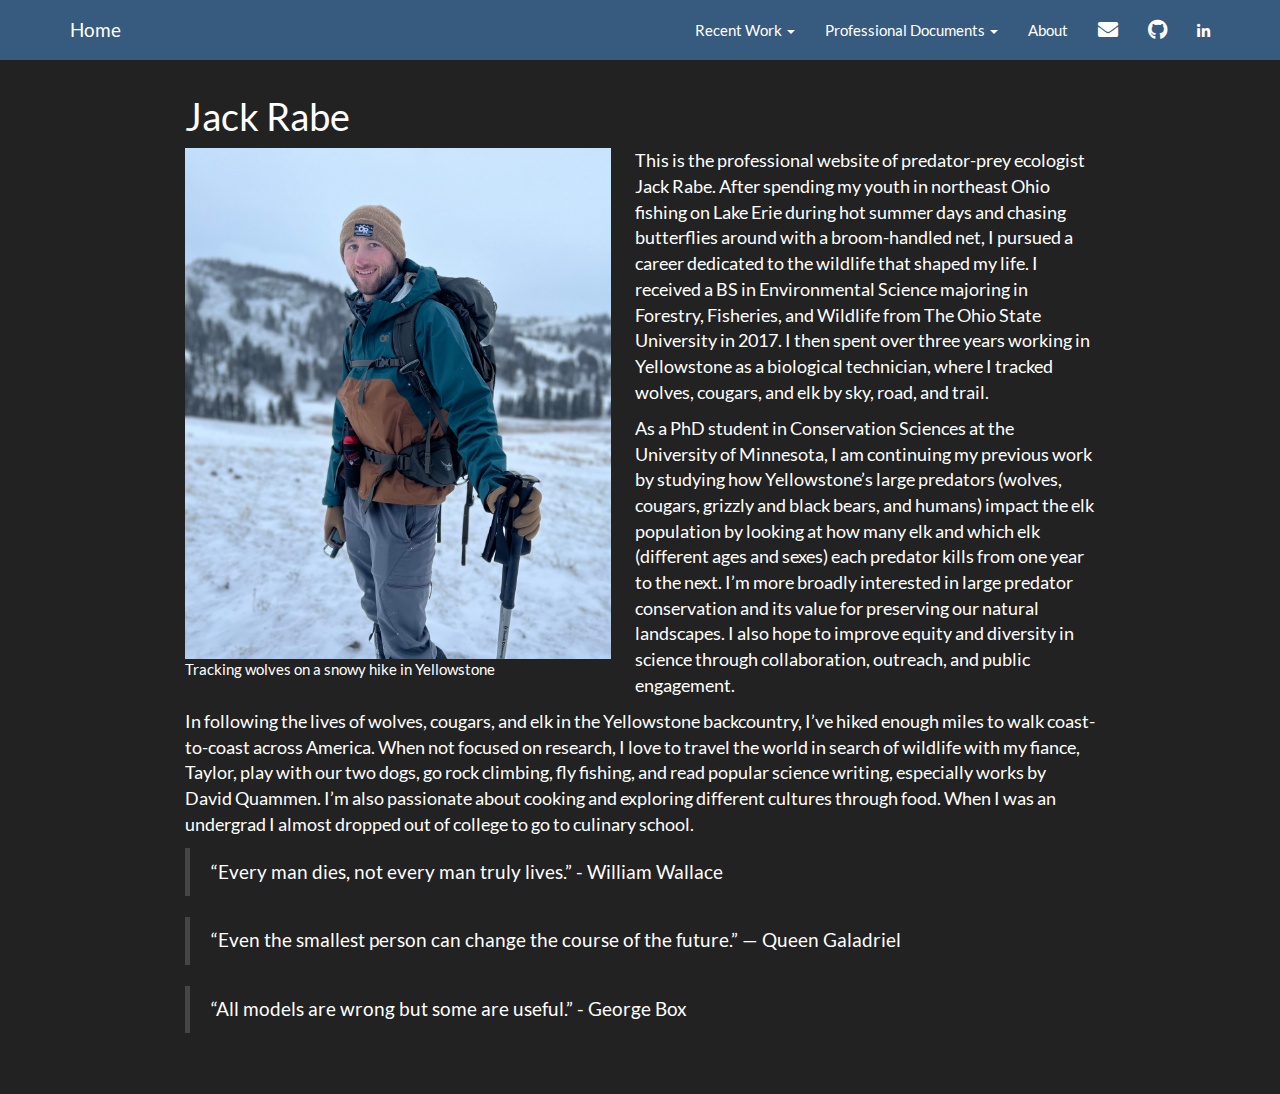
<file: index.html>
<!DOCTYPE html>

<html>

<head>

<meta charset="utf-8" />
<meta name="generator" content="pandoc" />
<meta http-equiv="X-UA-Compatible" content="IE=EDGE" />




<title>Jack Rabe</title>

<script src="site_libs/header-attrs-2.13/header-attrs.js"></script>
<script src="site_libs/jquery-3.6.0/jquery-3.6.0.min.js"></script>
<meta name="viewport" content="width=device-width, initial-scale=1" />
<link href="site_libs/bootstrap-3.3.5/css/darkly.min.css" rel="stylesheet" />
<script src="site_libs/bootstrap-3.3.5/js/bootstrap.min.js"></script>
<script src="site_libs/bootstrap-3.3.5/shim/html5shiv.min.js"></script>
<script src="site_libs/bootstrap-3.3.5/shim/respond.min.js"></script>
<style>h1 {font-size: 34px;}
       h1.title {font-size: 38px;}
       h2 {font-size: 30px;}
       h3 {font-size: 24px;}
       h4 {font-size: 18px;}
       h5 {font-size: 16px;}
       h6 {font-size: 12px;}
       code {color: inherit; background-color: rgba(0, 0, 0, 0.04);}
       pre:not([class]) { background-color: white }</style>
<script src="site_libs/navigation-1.1/tabsets.js"></script>
<link href="site_libs/highlightjs-9.12.0/default.css" rel="stylesheet" />
<script src="site_libs/highlightjs-9.12.0/highlight.js"></script>
<link href="site_libs/font-awesome-5.1.0/css/all.css" rel="stylesheet" />
<link href="site_libs/font-awesome-5.1.0/css/v4-shims.css" rel="stylesheet" />

<style type="text/css">
  code{white-space: pre-wrap;}
  span.smallcaps{font-variant: small-caps;}
  span.underline{text-decoration: underline;}
  div.column{display: inline-block; vertical-align: top; width: 50%;}
  div.hanging-indent{margin-left: 1.5em; text-indent: -1.5em;}
  ul.task-list{list-style: none;}
    </style>

<style type="text/css">code{white-space: pre;}</style>
<script type="text/javascript">
if (window.hljs) {
  hljs.configure({languages: []});
  hljs.initHighlightingOnLoad();
  if (document.readyState && document.readyState === "complete") {
    window.setTimeout(function() { hljs.initHighlighting(); }, 0);
  }
}
</script>









<style type = "text/css">
.main-container {
  max-width: 940px;
  margin-left: auto;
  margin-right: auto;
}
img {
  max-width:100%;
}
.tabbed-pane {
  padding-top: 12px;
}
.html-widget {
  margin-bottom: 20px;
}
button.code-folding-btn:focus {
  outline: none;
}
summary {
  display: list-item;
}
details > summary > p:only-child {
  display: inline;
}
pre code {
  padding: 0;
}
</style>


<style type="text/css">
.dropdown-submenu {
  position: relative;
}
.dropdown-submenu>.dropdown-menu {
  top: 0;
  left: 100%;
  margin-top: -6px;
  margin-left: -1px;
  border-radius: 0 6px 6px 6px;
}
.dropdown-submenu:hover>.dropdown-menu {
  display: block;
}
.dropdown-submenu>a:after {
  display: block;
  content: " ";
  float: right;
  width: 0;
  height: 0;
  border-color: transparent;
  border-style: solid;
  border-width: 5px 0 5px 5px;
  border-left-color: #cccccc;
  margin-top: 5px;
  margin-right: -10px;
}
.dropdown-submenu:hover>a:after {
  border-left-color: #adb5bd;
}
.dropdown-submenu.pull-left {
  float: none;
}
.dropdown-submenu.pull-left>.dropdown-menu {
  left: -100%;
  margin-left: 10px;
  border-radius: 6px 0 6px 6px;
}
</style>

<script type="text/javascript">
// manage active state of menu based on current page
$(document).ready(function () {
  // active menu anchor
  href = window.location.pathname
  href = href.substr(href.lastIndexOf('/') + 1)
  if (href === "")
    href = "index.html";
  var menuAnchor = $('a[href="' + href + '"]');

  // mark it active
  menuAnchor.tab('show');

  // if it's got a parent navbar menu mark it active as well
  menuAnchor.closest('li.dropdown').addClass('active');

  // Navbar adjustments
  var navHeight = $(".navbar").first().height() + 15;
  var style = document.createElement('style');
  var pt = "padding-top: " + navHeight + "px; ";
  var mt = "margin-top: -" + navHeight + "px; ";
  var css = "";
  // offset scroll position for anchor links (for fixed navbar)
  for (var i = 1; i <= 6; i++) {
    css += ".section h" + i + "{ " + pt + mt + "}\n";
  }
  style.innerHTML = "body {" + pt + "padding-bottom: 40px; }\n" + css;
  document.head.appendChild(style);
});
</script>

<!-- tabsets -->

<style type="text/css">
.tabset-dropdown > .nav-tabs {
  display: inline-table;
  max-height: 500px;
  min-height: 44px;
  overflow-y: auto;
  border: 1px solid #ddd;
  border-radius: 4px;
}

.tabset-dropdown > .nav-tabs > li.active:before {
  content: "";
  font-family: 'Glyphicons Halflings';
  display: inline-block;
  padding: 10px;
  border-right: 1px solid #ddd;
}

.tabset-dropdown > .nav-tabs.nav-tabs-open > li.active:before {
  content: "&#xe258;";
  border: none;
}

.tabset-dropdown > .nav-tabs.nav-tabs-open:before {
  content: "";
  font-family: 'Glyphicons Halflings';
  display: inline-block;
  padding: 10px;
  border-right: 1px solid #ddd;
}

.tabset-dropdown > .nav-tabs > li.active {
  display: block;
}

.tabset-dropdown > .nav-tabs > li > a,
.tabset-dropdown > .nav-tabs > li > a:focus,
.tabset-dropdown > .nav-tabs > li > a:hover {
  border: none;
  display: inline-block;
  border-radius: 4px;
  background-color: transparent;
}

.tabset-dropdown > .nav-tabs.nav-tabs-open > li {
  display: block;
  float: none;
}

.tabset-dropdown > .nav-tabs > li {
  display: none;
}
</style>

<!-- code folding -->




</head>

<body>


<div class="container-fluid main-container">




<div class="navbar navbar-default  navbar-fixed-top" role="navigation">
  <div class="container">
    <div class="navbar-header">
      <button type="button" class="navbar-toggle collapsed" data-toggle="collapse" data-bs-toggle="collapse" data-target="#navbar" data-bs-target="#navbar">
        <span class="icon-bar"></span>
        <span class="icon-bar"></span>
        <span class="icon-bar"></span>
      </button>
      <a class="navbar-brand" href="index.html">Home</a>
    </div>
    <div id="navbar" class="navbar-collapse collapse">
      <ul class="nav navbar-nav">
        
      </ul>
      <ul class="nav navbar-nav navbar-right">
        <li class="dropdown">
  <a href="#" class="dropdown-toggle" data-toggle="dropdown" role="button" data-bs-toggle="dropdown" aria-expanded="false">
    Recent Work
     
    <span class="caret"></span>
  </a>
  <ul class="dropdown-menu" role="menu">
    <li>
      <a href="https://www.biorxiv.org/content/biorxiv/early/2021/08/18/2021.08.18.456828.full.pdf">A Game of Thrones Among Yellowstone's Wolves</a>
    </li>
    <li>
      <a href="./website_template/flexdashboard_website.html">Flexdashboard</a>
    </li>
    <li>
      <a href="./website_template/spat_flexdashboard.html">Spatial Flexdashboard</a>
    </li>
  </ul>
</li>
<li class="dropdown">
  <a href="#" class="dropdown-toggle" data-toggle="dropdown" role="button" data-bs-toggle="dropdown" aria-expanded="false">
    Professional Documents
     
    <span class="caret"></span>
  </a>
  <ul class="dropdown-menu" role="menu">
    <li>
      <a href="./website_template/resume.html">Resume</a>
    </li>
  </ul>
</li>
<li>
  <a href="./website_template/about.html">About</a>
</li>
<li>
  <a href="mailto:&lt;rabe0092@umn.edu&gt;">
    <span class="fa fa-envelope fa-lg"></span>
     
  </a>
</li>
<li>
  <a href="http://github.com/jrabe21/">
    <span class="fa fa-github fa-lg"></span>
     
  </a>
</li>
<li>
  <a href="https://www.researchgate.net/profile/Jack-Rabe">
    <span class="fa fa-linkedin fa-brands"></span>
     
  </a>
</li>
      </ul>
    </div><!--/.nav-collapse -->
  </div><!--/.container -->
</div><!--/.navbar -->

<div id="header">



<h1 class="title toc-ignore">Jack Rabe</h1>

</div>


<div style="float : left; position : relative; top: 0px; width : 450px; height : 525px; padding-right: 24px; margin-bottom : 0px">
<div class="figure">
<img src="website_template/Rabe_Jack_bio.jpg" alt="" />
<p class="caption">Tracking wolves on a snowy hike in Yellowstone</p>
</div>
</div>
<p><font size = "4"> This is the professional website of predator-prey ecologist Jack Rabe. After spending my youth in northeast Ohio fishing on Lake Erie during hot summer days and chasing butterflies around with a broom-handled net, I pursued a career dedicated to the wildlife that shaped my life. I received a BS in Environmental Science majoring in Forestry, Fisheries, and Wildlife from The Ohio State University in 2017. I then spent over three years working in Yellowstone as a biological technician, where I tracked wolves, cougars, and elk by sky, road, and trail. </font></p>
<p><font size = "4"> As a PhD student in Conservation Sciences at the University of Minnesota, I am continuing my previous work by studying how Yellowstone’s large predators (wolves, cougars, grizzly and black bears, and humans) impact the elk population by looking at how many elk and which elk (different ages and sexes) each predator kills from one year to the next. I’m more broadly interested in large predator conservation and its value for preserving our natural landscapes. I also hope to improve equity and diversity in science through collaboration, outreach, and public engagement.<br />
</font></p>
<p><font size = "4"> In following the lives of wolves, cougars, and elk in the Yellowstone backcountry, I’ve hiked enough miles to walk coast-to-coast across America. When not focused on research, I love to travel the world in search of wildlife with my fiance, Taylor, play with our two dogs, go rock climbing, fly fishing, and read popular science writing, especially works by David Quammen. I’m also passionate about cooking and exploring different cultures through food. When I was an undergrad I almost dropped out of college to go to culinary school. </font></p>
<blockquote>
<p>“Every man dies, not every man truly lives.” - William Wallace</p>
</blockquote>
<blockquote>
<p>“Even the smallest person can change the course of the future.” — Queen Galadriel</p>
</blockquote>
<blockquote>
<p>“All models are wrong but some are useful.” - George Box</p>
</blockquote>




</div>

<script>

// add bootstrap table styles to pandoc tables
function bootstrapStylePandocTables() {
  $('tr.odd').parent('tbody').parent('table').addClass('table table-condensed');
}
$(document).ready(function () {
  bootstrapStylePandocTables();
});


</script>

<!-- tabsets -->

<script>
$(document).ready(function () {
  window.buildTabsets("TOC");
});

$(document).ready(function () {
  $('.tabset-dropdown > .nav-tabs > li').click(function () {
    $(this).parent().toggleClass('nav-tabs-open');
  });
});
</script>

<!-- code folding -->


<!-- dynamically load mathjax for compatibility with self-contained -->
<script>
  (function () {
    var script = document.createElement("script");
    script.type = "text/javascript";
    script.src  = "https://mathjax.rstudio.com/latest/MathJax.js?config=TeX-AMS-MML_HTMLorMML";
    document.getElementsByTagName("head")[0].appendChild(script);
  })();
</script>

</body>
</html>
</file>
<file: site_libs/highlightjs-9.12.0/default.css>
.hljs-literal {
  color: #990073;
}

.hljs-number {
  color: #099;
}

.hljs-comment {
  color: #998;
  font-style: italic;
}

.hljs-keyword {
  color: #900;
  font-weight: bold;
}

.hljs-string {
  color: #d14;
}
</file>
<file: site_libs/bootstrap-3.3.5/css/darkly.min.css>
@font-face {
  font-family: 'Lato';
  font-style: normal;
  font-weight: 400;
  src: url(fonts/Lato.ttf) format('truetype');
}
@font-face {
  font-family: 'Lato';
  font-style: normal;
  font-weight: 700;
  src: url(fonts/LatoBold.ttf) format('truetype');
}
@font-face {
  font-family: 'Lato';
  font-style: italic;
  font-weight: 400;
  src: url(fonts/LatoItalic.ttf) format('truetype');
}

/*!
 * bootswatch v3.3.7
 * Homepage: http://bootswatch.com
 * Copyright 2012-2016 Thomas Park
 * Licensed under MIT
 * Based on Bootstrap
*//*!
 * Bootstrap v3.3.7 (http://getbootstrap.com)
 * Copyright 2011-2016 Twitter, Inc.
 * Licensed under MIT (https://github.com/twbs/bootstrap/blob/master/LICENSE)
 *//*! normalize.css v3.0.3 | MIT License | github.com/necolas/normalize.css */html{font-family:sans-serif;-ms-text-size-adjust:100%;-webkit-text-size-adjust:100%}body{margin:0}article,aside,details,figcaption,figure,footer,header,hgroup,main,menu,nav,section,summary{display:block}audio,canvas,progress,video{display:inline-block;vertical-align:baseline}audio:not([controls]){display:none;height:0}[hidden],template{display:none}a{background-color:transparent}a:active,a:hover{outline:0}abbr[title]{border-bottom:1px dotted}b,strong{font-weight:bold}dfn{font-style:italic}h1{font-size:2em;margin:0.67em 0}mark{background:#ff0;color:#000}small{font-size:80%}sub,sup{font-size:75%;line-height:0;position:relative;vertical-align:baseline}sup{top:-0.5em}sub{bottom:-0.25em}img{border:0}svg:not(:root){overflow:hidden}figure{margin:1em 40px}hr{-webkit-box-sizing:content-box;-moz-box-sizing:content-box;box-sizing:content-box;height:0}pre{overflow:auto}code,kbd,pre,samp{font-family:monospace, monospace;font-size:1em}button,input,optgroup,select,textarea{color:inherit;font:inherit;margin:0}button{overflow:visible}button,select{text-transform:none}button,html input[type="button"],input[type="reset"],input[type="submit"]{-webkit-appearance:button;cursor:pointer}button[disabled],html input[disabled]{cursor:default}button::-moz-focus-inner,input::-moz-focus-inner{border:0;padding:0}input{line-height:normal}input[type="checkbox"],input[type="radio"]{-webkit-box-sizing:border-box;-moz-box-sizing:border-box;box-sizing:border-box;padding:0}input[type="number"]::-webkit-inner-spin-button,input[type="number"]::-webkit-outer-spin-button{height:auto}input[type="search"]{-webkit-appearance:textfield;-webkit-box-sizing:content-box;-moz-box-sizing:content-box;box-sizing:content-box}input[type="search"]::-webkit-search-cancel-button,input[type="search"]::-webkit-search-decoration{-webkit-appearance:none}fieldset{border:1px solid #c0c0c0;margin:0 2px;padding:0.35em 0.625em 0.75em}legend{border:0;padding:0}textarea{overflow:auto}optgroup{font-weight:bold}table{border-collapse:collapse;border-spacing:0}td,th{padding:0}/*! Source: https://github.com/h5bp/html5-boilerplate/blob/master/src/css/main.css */@media print{*,*:before,*:after{background:transparent !important;color:#000 !important;-webkit-box-shadow:none !important;box-shadow:none !important;text-shadow:none !important}a,a:visited{text-decoration:underline}a[href]:after{content:" (" attr(href) ")"}abbr[title]:after{content:" (" attr(title) ")"}a[href^="#"]:after,a[href^="javascript:"]:after{content:""}pre,blockquote{border:1px solid #999;page-break-inside:avoid}thead{display:table-header-group}tr,img{page-break-inside:avoid}img{max-width:100% !important}p,h2,h3{orphans:3;widows:3}h2,h3{page-break-after:avoid}.navbar{display:none}.btn>.caret,.dropup>.btn>.caret{border-top-color:#000 !important}.label{border:1px solid #000}.table{border-collapse:collapse !important}.table td,.table th{background-color:#fff !important}.table-bordered th,.table-bordered td{border:1px solid #ddd !important}}@font-face{font-family:'Glyphicons Halflings';src:url('../fonts/glyphicons-halflings-regular.eot');src:url('../fonts/glyphicons-halflings-regular.eot?#iefix') format('embedded-opentype'),url('../fonts/glyphicons-halflings-regular.woff2') format('woff2'),url('../fonts/glyphicons-halflings-regular.woff') format('woff'),url('../fonts/glyphicons-halflings-regular.ttf') format('truetype'),url('../fonts/glyphicons-halflings-regular.svg#glyphicons_halflingsregular') format('svg')}.glyphicon{position:relative;top:1px;display:inline-block;font-family:'Glyphicons Halflings';font-style:normal;font-weight:normal;line-height:1;-webkit-font-smoothing:antialiased;-moz-osx-font-smoothing:grayscale}.glyphicon-asterisk:before{content:"\002a"}.glyphicon-plus:before{content:"\002b"}.glyphicon-euro:before,.glyphicon-eur:before{content:"\20ac"}.glyphicon-minus:before{content:"\2212"}.glyphicon-cloud:before{content:"\2601"}.glyphicon-envelope:before{content:"\2709"}.glyphicon-pencil:before{content:"\270f"}.glyphicon-glass:before{content:"\e001"}.glyphicon-music:before{content:"\e002"}.glyphicon-search:before{content:"\e003"}.glyphicon-heart:before{content:"\e005"}.glyphicon-star:before{content:"\e006"}.glyphicon-star-empty:before{content:"\e007"}.glyphicon-user:before{content:"\e008"}.glyphicon-film:before{content:"\e009"}.glyphicon-th-large:before{content:"\e010"}.glyphicon-th:before{content:"\e011"}.glyphicon-th-list:before{content:"\e012"}.glyphicon-ok:before{content:"\e013"}.glyphicon-remove:before{content:"\e014"}.glyphicon-zoom-in:before{content:"\e015"}.glyphicon-zoom-out:before{content:"\e016"}.glyphicon-off:before{content:"\e017"}.glyphicon-signal:before{content:"\e018"}.glyphicon-cog:before{content:"\e019"}.glyphicon-trash:before{content:"\e020"}.glyphicon-home:before{content:"\e021"}.glyphicon-file:before{content:"\e022"}.glyphicon-time:before{content:"\e023"}.glyphicon-road:before{content:"\e024"}.glyphicon-download-alt:before{content:"\e025"}.glyphicon-download:before{content:"\e026"}.glyphicon-upload:before{content:"\e027"}.glyphicon-inbox:before{content:"\e028"}.glyphicon-play-circle:before{content:"\e029"}.glyphicon-repeat:before{content:"\e030"}.glyphicon-refresh:before{content:"\e031"}.glyphicon-list-alt:before{content:"\e032"}.glyphicon-lock:before{content:"\e033"}.glyphicon-flag:before{content:"\e034"}.glyphicon-headphones:before{content:"\e035"}.glyphicon-volume-off:before{content:"\e036"}.glyphicon-volume-down:before{content:"\e037"}.glyphicon-volume-up:before{content:"\e038"}.glyphicon-qrcode:before{content:"\e039"}.glyphicon-barcode:before{content:"\e040"}.glyphicon-tag:before{content:"\e041"}.glyphicon-tags:before{content:"\e042"}.glyphicon-book:before{content:"\e043"}.glyphicon-bookmark:before{content:"\e044"}.glyphicon-print:before{content:"\e045"}.glyphicon-camera:before{content:"\e046"}.glyphicon-font:before{content:"\e047"}.glyphicon-bold:before{content:"\e048"}.glyphicon-italic:before{content:"\e049"}.glyphicon-text-height:before{content:"\e050"}.glyphicon-text-width:before{content:"\e051"}.glyphicon-align-left:before{content:"\e052"}.glyphicon-align-center:before{content:"\e053"}.glyphicon-align-right:before{content:"\e054"}.glyphicon-align-justify:before{content:"\e055"}.glyphicon-list:before{content:"\e056"}.glyphicon-indent-left:before{content:"\e057"}.glyphicon-indent-right:before{content:"\e058"}.glyphicon-facetime-video:before{content:"\e059"}.glyphicon-picture:before{content:"\e060"}.glyphicon-map-marker:before{content:"\e062"}.glyphicon-adjust:before{content:"\e063"}.glyphicon-tint:before{content:"\e064"}.glyphicon-edit:before{content:"\e065"}.glyphicon-share:before{content:"\e066"}.glyphicon-check:before{content:"\e067"}.glyphicon-move:before{content:"\e068"}.glyphicon-step-backward:before{content:"\e069"}.glyphicon-fast-backward:before{content:"\e070"}.glyphicon-backward:before{content:"\e071"}.glyphicon-play:before{content:"\e072"}.glyphicon-pause:before{content:"\e073"}.glyphicon-stop:before{content:"\e074"}.glyphicon-forward:before{content:"\e075"}.glyphicon-fast-forward:before{content:"\e076"}.glyphicon-step-forward:before{content:"\e077"}.glyphicon-eject:before{content:"\e078"}.glyphicon-chevron-left:before{content:"\e079"}.glyphicon-chevron-right:before{content:"\e080"}.glyphicon-plus-sign:before{content:"\e081"}.glyphicon-minus-sign:before{content:"\e082"}.glyphicon-remove-sign:before{content:"\e083"}.glyphicon-ok-sign:before{content:"\e084"}.glyphicon-question-sign:before{content:"\e085"}.glyphicon-info-sign:before{content:"\e086"}.glyphicon-screenshot:before{content:"\e087"}.glyphicon-remove-circle:before{content:"\e088"}.glyphicon-ok-circle:before{content:"\e089"}.glyphicon-ban-circle:before{content:"\e090"}.glyphicon-arrow-left:before{content:"\e091"}.glyphicon-arrow-right:before{content:"\e092"}.glyphicon-arrow-up:before{content:"\e093"}.glyphicon-arrow-down:before{content:"\e094"}.glyphicon-share-alt:before{content:"\e095"}.glyphicon-resize-full:before{content:"\e096"}.glyphicon-resize-small:before{content:"\e097"}.glyphicon-exclamation-sign:before{content:"\e101"}.glyphicon-gift:before{content:"\e102"}.glyphicon-leaf:before{content:"\e103"}.glyphicon-fire:before{content:"\e104"}.glyphicon-eye-open:before{content:"\e105"}.glyphicon-eye-close:before{content:"\e106"}.glyphicon-warning-sign:before{content:"\e107"}.glyphicon-plane:before{content:"\e108"}.glyphicon-calendar:before{content:"\e109"}.glyphicon-random:before{content:"\e110"}.glyphicon-comment:before{content:"\e111"}.glyphicon-magnet:before{content:"\e112"}.glyphicon-chevron-up:before{content:"\e113"}.glyphicon-chevron-down:before{content:"\e114"}.glyphicon-retweet:before{content:"\e115"}.glyphicon-shopping-cart:before{content:"\e116"}.glyphicon-folder-close:before{content:"\e117"}.glyphicon-folder-open:before{content:"\e118"}.glyphicon-resize-vertical:before{content:"\e119"}.glyphicon-resize-horizontal:before{content:"\e120"}.glyphicon-hdd:before{content:"\e121"}.glyphicon-bullhorn:before{content:"\e122"}.glyphicon-bell:before{content:"\e123"}.glyphicon-certificate:before{content:"\e124"}.glyphicon-thumbs-up:before{content:"\e125"}.glyphicon-thumbs-down:before{content:"\e126"}.glyphicon-hand-right:before{content:"\e127"}.glyphicon-hand-left:before{content:"\e128"}.glyphicon-hand-up:before{content:"\e129"}.glyphicon-hand-down:before{content:"\e130"}.glyphicon-circle-arrow-right:before{content:"\e131"}.glyphicon-circle-arrow-left:before{content:"\e132"}.glyphicon-circle-arrow-up:before{content:"\e133"}.glyphicon-circle-arrow-down:before{content:"\e134"}.glyphicon-globe:before{content:"\e135"}.glyphicon-wrench:before{content:"\e136"}.glyphicon-tasks:before{content:"\e137"}.glyphicon-filter:before{content:"\e138"}.glyphicon-briefcase:before{content:"\e139"}.glyphicon-fullscreen:before{content:"\e140"}.glyphicon-dashboard:before{content:"\e141"}.glyphicon-paperclip:before{content:"\e142"}.glyphicon-heart-empty:before{content:"\e143"}.glyphicon-link:before{content:"\e144"}.glyphicon-phone:before{content:"\e145"}.glyphicon-pushpin:before{content:"\e146"}.glyphicon-usd:before{content:"\e148"}.glyphicon-gbp:before{content:"\e149"}.glyphicon-sort:before{content:"\e150"}.glyphicon-sort-by-alphabet:before{content:"\e151"}.glyphicon-sort-by-alphabet-alt:before{content:"\e152"}.glyphicon-sort-by-order:before{content:"\e153"}.glyphicon-sort-by-order-alt:before{content:"\e154"}.glyphicon-sort-by-attributes:before{content:"\e155"}.glyphicon-sort-by-attributes-alt:before{content:"\e156"}.glyphicon-unchecked:before{content:"\e157"}.glyphicon-expand:before{content:"\e158"}.glyphicon-collapse-down:before{content:"\e159"}.glyphicon-collapse-up:before{content:"\e160"}.glyphicon-log-in:before{content:"\e161"}.glyphicon-flash:before{content:"\e162"}.glyphicon-log-out:before{content:"\e163"}.glyphicon-new-window:before{content:"\e164"}.glyphicon-record:before{content:"\e165"}.glyphicon-save:before{content:"\e166"}.glyphicon-open:before{content:"\e167"}.glyphicon-saved:before{content:"\e168"}.glyphicon-import:before{content:"\e169"}.glyphicon-export:before{content:"\e170"}.glyphicon-send:before{content:"\e171"}.glyphicon-floppy-disk:before{content:"\e172"}.glyphicon-floppy-saved:before{content:"\e173"}.glyphicon-floppy-remove:before{content:"\e174"}.glyphicon-floppy-save:before{content:"\e175"}.glyphicon-floppy-open:before{content:"\e176"}.glyphicon-credit-card:before{content:"\e177"}.glyphicon-transfer:before{content:"\e178"}.glyphicon-cutlery:before{content:"\e179"}.glyphicon-header:before{content:"\e180"}.glyphicon-compressed:before{content:"\e181"}.glyphicon-earphone:before{content:"\e182"}.glyphicon-phone-alt:before{content:"\e183"}.glyphicon-tower:before{content:"\e184"}.glyphicon-stats:before{content:"\e185"}.glyphicon-sd-video:before{content:"\e186"}.glyphicon-hd-video:before{content:"\e187"}.glyphicon-subtitles:before{content:"\e188"}.glyphicon-sound-stereo:before{content:"\e189"}.glyphicon-sound-dolby:before{content:"\e190"}.glyphicon-sound-5-1:before{content:"\e191"}.glyphicon-sound-6-1:before{content:"\e192"}.glyphicon-sound-7-1:before{content:"\e193"}.glyphicon-copyright-mark:before{content:"\e194"}.glyphicon-registration-mark:before{content:"\e195"}.glyphicon-cloud-download:before{content:"\e197"}.glyphicon-cloud-upload:before{content:"\e198"}.glyphicon-tree-conifer:before{content:"\e199"}.glyphicon-tree-deciduous:before{content:"\e200"}.glyphicon-cd:before{content:"\e201"}.glyphicon-save-file:before{content:"\e202"}.glyphicon-open-file:before{content:"\e203"}.glyphicon-level-up:before{content:"\e204"}.glyphicon-copy:before{content:"\e205"}.glyphicon-paste:before{content:"\e206"}.glyphicon-alert:before{content:"\e209"}.glyphicon-equalizer:before{content:"\e210"}.glyphicon-king:before{content:"\e211"}.glyphicon-queen:before{content:"\e212"}.glyphicon-pawn:before{content:"\e213"}.glyphicon-bishop:before{content:"\e214"}.glyphicon-knight:before{content:"\e215"}.glyphicon-baby-formula:before{content:"\e216"}.glyphicon-tent:before{content:"\26fa"}.glyphicon-blackboard:before{content:"\e218"}.glyphicon-bed:before{content:"\e219"}.glyphicon-apple:before{content:"\f8ff"}.glyphicon-erase:before{content:"\e221"}.glyphicon-hourglass:before{content:"\231b"}.glyphicon-lamp:before{content:"\e223"}.glyphicon-duplicate:before{content:"\e224"}.glyphicon-piggy-bank:before{content:"\e225"}.glyphicon-scissors:before{content:"\e226"}.glyphicon-bitcoin:before{content:"\e227"}.glyphicon-btc:before{content:"\e227"}.glyphicon-xbt:before{content:"\e227"}.glyphicon-yen:before{content:"\00a5"}.glyphicon-jpy:before{content:"\00a5"}.glyphicon-ruble:before{content:"\20bd"}.glyphicon-rub:before{content:"\20bd"}.glyphicon-scale:before{content:"\e230"}.glyphicon-ice-lolly:before{content:"\e231"}.glyphicon-ice-lolly-tasted:before{content:"\e232"}.glyphicon-education:before{content:"\e233"}.glyphicon-option-horizontal:before{content:"\e234"}.glyphicon-option-vertical:before{content:"\e235"}.glyphicon-menu-hamburger:before{content:"\e236"}.glyphicon-modal-window:before{content:"\e237"}.glyphicon-oil:before{content:"\e238"}.glyphicon-grain:before{content:"\e239"}.glyphicon-sunglasses:before{content:"\e240"}.glyphicon-text-size:before{content:"\e241"}.glyphicon-text-color:before{content:"\e242"}.glyphicon-text-background:before{content:"\e243"}.glyphicon-object-align-top:before{content:"\e244"}.glyphicon-object-align-bottom:before{content:"\e245"}.glyphicon-object-align-horizontal:before{content:"\e246"}.glyphicon-object-align-left:before{content:"\e247"}.glyphicon-object-align-vertical:before{content:"\e248"}.glyphicon-object-align-right:before{content:"\e249"}.glyphicon-triangle-right:before{content:"\e250"}.glyphicon-triangle-left:before{content:"\e251"}.glyphicon-triangle-bottom:before{content:"\e252"}.glyphicon-triangle-top:before{content:"\e253"}.glyphicon-console:before{content:"\e254"}.glyphicon-superscript:before{content:"\e255"}.glyphicon-subscript:before{content:"\e256"}.glyphicon-menu-left:before{content:"\e257"}.glyphicon-menu-right:before{content:"\e258"}.glyphicon-menu-down:before{content:"\e259"}.glyphicon-menu-up:before{content:"\e260"}*{-webkit-box-sizing:border-box;-moz-box-sizing:border-box;box-sizing:border-box}*:before,*:after{-webkit-box-sizing:border-box;-moz-box-sizing:border-box;box-sizing:border-box}html{font-size:10px;-webkit-tap-highlight-color:rgba(0,0,0,0)}body{font-family:"Lato","Helvetica Neue",Helvetica,Arial,sans-serif;font-size:15px;line-height:1.42857143;color:#ffffff;background-color:#222222}input,button,select,textarea{font-family:inherit;font-size:inherit;line-height:inherit}a{color:#0ce3ac;text-decoration:none}a:hover,a:focus{color:#0ce3ac;text-decoration:underline}a:focus{outline:5px auto -webkit-focus-ring-color;outline-offset:-2px}figure{margin:0}img{vertical-align:middle}.img-responsive,.thumbnail>img,.thumbnail a>img,.carousel-inner>.item>img,.carousel-inner>.item>a>img{display:block;max-width:100%;height:auto}.img-rounded{border-radius:6px}.img-thumbnail{padding:2px;line-height:1.42857143;background-color:#222222;border:1px solid #464545;border-radius:4px;-webkit-transition:all .2s ease-in-out;-o-transition:all .2s ease-in-out;transition:all .2s ease-in-out;display:inline-block;max-width:100%;height:auto}.img-circle{border-radius:50%}hr{margin-top:21px;margin-bottom:21px;border:0;border-top:1px solid #464545}.sr-only{position:absolute;width:1px;height:1px;margin:-1px;padding:0;overflow:hidden;clip:rect(0, 0, 0, 0);border:0}.sr-only-focusable:active,.sr-only-focusable:focus{position:static;width:auto;height:auto;margin:0;overflow:visible;clip:auto}[role="button"]{cursor:pointer}h1,h2,h3,h4,h5,h6,.h1,.h2,.h3,.h4,.h5,.h6{font-family:"Lato","Helvetica Neue",Helvetica,Arial,sans-serif;font-weight:400;line-height:1.1;color:inherit}h1 small,h2 small,h3 small,h4 small,h5 small,h6 small,.h1 small,.h2 small,.h3 small,.h4 small,.h5 small,.h6 small,h1 .small,h2 .small,h3 .small,h4 .small,h5 .small,h6 .small,.h1 .small,.h2 .small,.h3 .small,.h4 .small,.h5 .small,.h6 .small{font-weight:normal;line-height:1;color:#999999}h1,.h1,h2,.h2,h3,.h3{margin-top:21px;margin-bottom:10.5px}h1 small,.h1 small,h2 small,.h2 small,h3 small,.h3 small,h1 .small,.h1 .small,h2 .small,.h2 .small,h3 .small,.h3 .small{font-size:65%}h4,.h4,h5,.h5,h6,.h6{margin-top:10.5px;margin-bottom:10.5px}h4 small,.h4 small,h5 small,.h5 small,h6 small,.h6 small,h4 .small,.h4 .small,h5 .small,.h5 .small,h6 .small,.h6 .small{font-size:75%}h1,.h1{font-size:39px}h2,.h2{font-size:32px}h3,.h3{font-size:26px}h4,.h4{font-size:19px}h5,.h5{font-size:15px}h6,.h6{font-size:13px}p{margin:0 0 10.5px}.lead{margin-bottom:21px;font-size:17px;font-weight:300;line-height:1.4}@media (min-width:768px){.lead{font-size:22.5px}}small,.small{font-size:86%}mark,.mark{background-color:#f39c12;padding:.2em}.text-left{text-align:left}.text-right{text-align:right}.text-center{text-align:center}.text-justify{text-align:justify}.text-nowrap{white-space:nowrap}.text-lowercase{text-transform:lowercase}.text-uppercase{text-transform:uppercase}.text-capitalize{text-transform:capitalize}.text-muted{color:#999999}.text-primary{color:#375a7f}a.text-primary:hover,a.text-primary:focus{color:#28415b}.text-success{color:#ffffff}a.text-success:hover,a.text-success:focus{color:#e6e6e6}.text-info{color:#ffffff}a.text-info:hover,a.text-info:focus{color:#e6e6e6}.text-warning{color:#ffffff}a.text-warning:hover,a.text-warning:focus{color:#e6e6e6}.text-danger{color:#ffffff}a.text-danger:hover,a.text-danger:focus{color:#e6e6e6}.bg-primary{color:#fff;background-color:#375a7f}a.bg-primary:hover,a.bg-primary:focus{background-color:#28415b}.bg-success{background-color:#00bc8c}a.bg-success:hover,a.bg-success:focus{background-color:#008966}.bg-info{background-color:#3498db}a.bg-info:hover,a.bg-info:focus{background-color:#217dbb}.bg-warning{background-color:#f39c12}a.bg-warning:hover,a.bg-warning:focus{background-color:#c87f0a}.bg-danger{background-color:#e74c3c}a.bg-danger:hover,a.bg-danger:focus{background-color:#d62c1a}.page-header{padding-bottom:9.5px;margin:42px 0 21px;border-bottom:1px solid transparent}ul,ol{margin-top:0;margin-bottom:10.5px}ul ul,ol ul,ul ol,ol ol{margin-bottom:0}.list-unstyled{padding-left:0;list-style:none}.list-inline{padding-left:0;list-style:none;margin-left:-5px}.list-inline>li{display:inline-block;padding-left:5px;padding-right:5px}dl{margin-top:0;margin-bottom:21px}dt,dd{line-height:1.42857143}dt{font-weight:bold}dd{margin-left:0}@media (min-width:768px){.dl-horizontal dt{float:left;width:160px;clear:left;text-align:right;overflow:hidden;text-overflow:ellipsis;white-space:nowrap}.dl-horizontal dd{margin-left:180px}}abbr[title],abbr[data-original-title]{cursor:help;border-bottom:1px dotted #999999}.initialism{font-size:90%;text-transform:uppercase}blockquote{padding:10.5px 21px;margin:0 0 21px;font-size:18.75px;border-left:5px solid #464545}blockquote p:last-child,blockquote ul:last-child,blockquote ol:last-child{margin-bottom:0}blockquote footer,blockquote small,blockquote .small{display:block;font-size:80%;line-height:1.42857143;color:#999999}blockquote footer:before,blockquote small:before,blockquote .small:before{content:'\2014 \00A0'}.blockquote-reverse,blockquote.pull-right{padding-right:15px;padding-left:0;border-right:5px solid #464545;border-left:0;text-align:right}.blockquote-reverse footer:before,blockquote.pull-right footer:before,.blockquote-reverse small:before,blockquote.pull-right small:before,.blockquote-reverse .small:before,blockquote.pull-right .small:before{content:''}.blockquote-reverse footer:after,blockquote.pull-right footer:after,.blockquote-reverse small:after,blockquote.pull-right small:after,.blockquote-reverse .small:after,blockquote.pull-right .small:after{content:'\00A0 \2014'}address{margin-bottom:21px;font-style:normal;line-height:1.42857143}code,kbd,pre,samp{font-family:Menlo,Monaco,Consolas,"Courier New",monospace}code{padding:2px 4px;font-size:90%;color:#c7254e;background-color:#f9f2f4;border-radius:4px}kbd{padding:2px 4px;font-size:90%;color:#ffffff;background-color:#333333;border-radius:3px;-webkit-box-shadow:inset 0 -1px 0 rgba(0,0,0,0.25);box-shadow:inset 0 -1px 0 rgba(0,0,0,0.25)}kbd kbd{padding:0;font-size:100%;font-weight:bold;-webkit-box-shadow:none;box-shadow:none}pre{display:block;padding:10px;margin:0 0 10.5px;font-size:14px;line-height:1.42857143;word-break:break-all;word-wrap:break-word;color:#303030;background-color:#ebebeb;border:1px solid #cccccc;border-radius:4px}pre code{padding:0;font-size:inherit;color:inherit;white-space:pre-wrap;background-color:transparent;border-radius:0}.pre-scrollable{max-height:340px;overflow-y:scroll}.container{margin-right:auto;margin-left:auto;padding-left:15px;padding-right:15px}@media (min-width:768px){.container{width:750px}}@media (min-width:992px){.container{width:970px}}@media (min-width:1200px){.container{width:1170px}}.container-fluid{margin-right:auto;margin-left:auto;padding-left:15px;padding-right:15px}.row{margin-left:-15px;margin-right:-15px}.col-xs-1,.col-sm-1,.col-md-1,.col-lg-1,.col-xs-2,.col-sm-2,.col-md-2,.col-lg-2,.col-xs-3,.col-sm-3,.col-md-3,.col-lg-3,.col-xs-4,.col-sm-4,.col-md-4,.col-lg-4,.col-xs-5,.col-sm-5,.col-md-5,.col-lg-5,.col-xs-6,.col-sm-6,.col-md-6,.col-lg-6,.col-xs-7,.col-sm-7,.col-md-7,.col-lg-7,.col-xs-8,.col-sm-8,.col-md-8,.col-lg-8,.col-xs-9,.col-sm-9,.col-md-9,.col-lg-9,.col-xs-10,.col-sm-10,.col-md-10,.col-lg-10,.col-xs-11,.col-sm-11,.col-md-11,.col-lg-11,.col-xs-12,.col-sm-12,.col-md-12,.col-lg-12{position:relative;min-height:1px;padding-left:15px;padding-right:15px}.col-xs-1,.col-xs-2,.col-xs-3,.col-xs-4,.col-xs-5,.col-xs-6,.col-xs-7,.col-xs-8,.col-xs-9,.col-xs-10,.col-xs-11,.col-xs-12{float:left}.col-xs-12{width:100%}.col-xs-11{width:91.66666667%}.col-xs-10{width:83.33333333%}.col-xs-9{width:75%}.col-xs-8{width:66.66666667%}.col-xs-7{width:58.33333333%}.col-xs-6{width:50%}.col-xs-5{width:41.66666667%}.col-xs-4{width:33.33333333%}.col-xs-3{width:25%}.col-xs-2{width:16.66666667%}.col-xs-1{width:8.33333333%}.col-xs-pull-12{right:100%}.col-xs-pull-11{right:91.66666667%}.col-xs-pull-10{right:83.33333333%}.col-xs-pull-9{right:75%}.col-xs-pull-8{right:66.66666667%}.col-xs-pull-7{right:58.33333333%}.col-xs-pull-6{right:50%}.col-xs-pull-5{right:41.66666667%}.col-xs-pull-4{right:33.33333333%}.col-xs-pull-3{right:25%}.col-xs-pull-2{right:16.66666667%}.col-xs-pull-1{right:8.33333333%}.col-xs-pull-0{right:auto}.col-xs-push-12{left:100%}.col-xs-push-11{left:91.66666667%}.col-xs-push-10{left:83.33333333%}.col-xs-push-9{left:75%}.col-xs-push-8{left:66.66666667%}.col-xs-push-7{left:58.33333333%}.col-xs-push-6{left:50%}.col-xs-push-5{left:41.66666667%}.col-xs-push-4{left:33.33333333%}.col-xs-push-3{left:25%}.col-xs-push-2{left:16.66666667%}.col-xs-push-1{left:8.33333333%}.col-xs-push-0{left:auto}.col-xs-offset-12{margin-left:100%}.col-xs-offset-11{margin-left:91.66666667%}.col-xs-offset-10{margin-left:83.33333333%}.col-xs-offset-9{margin-left:75%}.col-xs-offset-8{margin-left:66.66666667%}.col-xs-offset-7{margin-left:58.33333333%}.col-xs-offset-6{margin-left:50%}.col-xs-offset-5{margin-left:41.66666667%}.col-xs-offset-4{margin-left:33.33333333%}.col-xs-offset-3{margin-left:25%}.col-xs-offset-2{margin-left:16.66666667%}.col-xs-offset-1{margin-left:8.33333333%}.col-xs-offset-0{margin-left:0%}@media (min-width:768px){.col-sm-1,.col-sm-2,.col-sm-3,.col-sm-4,.col-sm-5,.col-sm-6,.col-sm-7,.col-sm-8,.col-sm-9,.col-sm-10,.col-sm-11,.col-sm-12{float:left}.col-sm-12{width:100%}.col-sm-11{width:91.66666667%}.col-sm-10{width:83.33333333%}.col-sm-9{width:75%}.col-sm-8{width:66.66666667%}.col-sm-7{width:58.33333333%}.col-sm-6{width:50%}.col-sm-5{width:41.66666667%}.col-sm-4{width:33.33333333%}.col-sm-3{width:25%}.col-sm-2{width:16.66666667%}.col-sm-1{width:8.33333333%}.col-sm-pull-12{right:100%}.col-sm-pull-11{right:91.66666667%}.col-sm-pull-10{right:83.33333333%}.col-sm-pull-9{right:75%}.col-sm-pull-8{right:66.66666667%}.col-sm-pull-7{right:58.33333333%}.col-sm-pull-6{right:50%}.col-sm-pull-5{right:41.66666667%}.col-sm-pull-4{right:33.33333333%}.col-sm-pull-3{right:25%}.col-sm-pull-2{right:16.66666667%}.col-sm-pull-1{right:8.33333333%}.col-sm-pull-0{right:auto}.col-sm-push-12{left:100%}.col-sm-push-11{left:91.66666667%}.col-sm-push-10{left:83.33333333%}.col-sm-push-9{left:75%}.col-sm-push-8{left:66.66666667%}.col-sm-push-7{left:58.33333333%}.col-sm-push-6{left:50%}.col-sm-push-5{left:41.66666667%}.col-sm-push-4{left:33.33333333%}.col-sm-push-3{left:25%}.col-sm-push-2{left:16.66666667%}.col-sm-push-1{left:8.33333333%}.col-sm-push-0{left:auto}.col-sm-offset-12{margin-left:100%}.col-sm-offset-11{margin-left:91.66666667%}.col-sm-offset-10{margin-left:83.33333333%}.col-sm-offset-9{margin-left:75%}.col-sm-offset-8{margin-left:66.66666667%}.col-sm-offset-7{margin-left:58.33333333%}.col-sm-offset-6{margin-left:50%}.col-sm-offset-5{margin-left:41.66666667%}.col-sm-offset-4{margin-left:33.33333333%}.col-sm-offset-3{margin-left:25%}.col-sm-offset-2{margin-left:16.66666667%}.col-sm-offset-1{margin-left:8.33333333%}.col-sm-offset-0{margin-left:0%}}@media (min-width:992px){.col-md-1,.col-md-2,.col-md-3,.col-md-4,.col-md-5,.col-md-6,.col-md-7,.col-md-8,.col-md-9,.col-md-10,.col-md-11,.col-md-12{float:left}.col-md-12{width:100%}.col-md-11{width:91.66666667%}.col-md-10{width:83.33333333%}.col-md-9{width:75%}.col-md-8{width:66.66666667%}.col-md-7{width:58.33333333%}.col-md-6{width:50%}.col-md-5{width:41.66666667%}.col-md-4{width:33.33333333%}.col-md-3{width:25%}.col-md-2{width:16.66666667%}.col-md-1{width:8.33333333%}.col-md-pull-12{right:100%}.col-md-pull-11{right:91.66666667%}.col-md-pull-10{right:83.33333333%}.col-md-pull-9{right:75%}.col-md-pull-8{right:66.66666667%}.col-md-pull-7{right:58.33333333%}.col-md-pull-6{right:50%}.col-md-pull-5{right:41.66666667%}.col-md-pull-4{right:33.33333333%}.col-md-pull-3{right:25%}.col-md-pull-2{right:16.66666667%}.col-md-pull-1{right:8.33333333%}.col-md-pull-0{right:auto}.col-md-push-12{left:100%}.col-md-push-11{left:91.66666667%}.col-md-push-10{left:83.33333333%}.col-md-push-9{left:75%}.col-md-push-8{left:66.66666667%}.col-md-push-7{left:58.33333333%}.col-md-push-6{left:50%}.col-md-push-5{left:41.66666667%}.col-md-push-4{left:33.33333333%}.col-md-push-3{left:25%}.col-md-push-2{left:16.66666667%}.col-md-push-1{left:8.33333333%}.col-md-push-0{left:auto}.col-md-offset-12{margin-left:100%}.col-md-offset-11{margin-left:91.66666667%}.col-md-offset-10{margin-left:83.33333333%}.col-md-offset-9{margin-left:75%}.col-md-offset-8{margin-left:66.66666667%}.col-md-offset-7{margin-left:58.33333333%}.col-md-offset-6{margin-left:50%}.col-md-offset-5{margin-left:41.66666667%}.col-md-offset-4{margin-left:33.33333333%}.col-md-offset-3{margin-left:25%}.col-md-offset-2{margin-left:16.66666667%}.col-md-offset-1{margin-left:8.33333333%}.col-md-offset-0{margin-left:0%}}@media (min-width:1200px){.col-lg-1,.col-lg-2,.col-lg-3,.col-lg-4,.col-lg-5,.col-lg-6,.col-lg-7,.col-lg-8,.col-lg-9,.col-lg-10,.col-lg-11,.col-lg-12{float:left}.col-lg-12{width:100%}.col-lg-11{width:91.66666667%}.col-lg-10{width:83.33333333%}.col-lg-9{width:75%}.col-lg-8{width:66.66666667%}.col-lg-7{width:58.33333333%}.col-lg-6{width:50%}.col-lg-5{width:41.66666667%}.col-lg-4{width:33.33333333%}.col-lg-3{width:25%}.col-lg-2{width:16.66666667%}.col-lg-1{width:8.33333333%}.col-lg-pull-12{right:100%}.col-lg-pull-11{right:91.66666667%}.col-lg-pull-10{right:83.33333333%}.col-lg-pull-9{right:75%}.col-lg-pull-8{right:66.66666667%}.col-lg-pull-7{right:58.33333333%}.col-lg-pull-6{right:50%}.col-lg-pull-5{right:41.66666667%}.col-lg-pull-4{right:33.33333333%}.col-lg-pull-3{right:25%}.col-lg-pull-2{right:16.66666667%}.col-lg-pull-1{right:8.33333333%}.col-lg-pull-0{right:auto}.col-lg-push-12{left:100%}.col-lg-push-11{left:91.66666667%}.col-lg-push-10{left:83.33333333%}.col-lg-push-9{left:75%}.col-lg-push-8{left:66.66666667%}.col-lg-push-7{left:58.33333333%}.col-lg-push-6{left:50%}.col-lg-push-5{left:41.66666667%}.col-lg-push-4{left:33.33333333%}.col-lg-push-3{left:25%}.col-lg-push-2{left:16.66666667%}.col-lg-push-1{left:8.33333333%}.col-lg-push-0{left:auto}.col-lg-offset-12{margin-left:100%}.col-lg-offset-11{margin-left:91.66666667%}.col-lg-offset-10{margin-left:83.33333333%}.col-lg-offset-9{margin-left:75%}.col-lg-offset-8{margin-left:66.66666667%}.col-lg-offset-7{margin-left:58.33333333%}.col-lg-offset-6{margin-left:50%}.col-lg-offset-5{margin-left:41.66666667%}.col-lg-offset-4{margin-left:33.33333333%}.col-lg-offset-3{margin-left:25%}.col-lg-offset-2{margin-left:16.66666667%}.col-lg-offset-1{margin-left:8.33333333%}.col-lg-offset-0{margin-left:0%}}table{background-color:transparent}caption{padding-top:8px;padding-bottom:8px;color:#999999;text-align:left}th{text-align:left}.table{width:100%;max-width:100%;margin-bottom:21px}.table>thead>tr>th,.table>tbody>tr>th,.table>tfoot>tr>th,.table>thead>tr>td,.table>tbody>tr>td,.table>tfoot>tr>td{padding:8px;line-height:1.42857143;vertical-align:top;border-top:1px solid #464545}.table>thead>tr>th{vertical-align:bottom;border-bottom:2px solid #464545}.table>caption+thead>tr:first-child>th,.table>colgroup+thead>tr:first-child>th,.table>thead:first-child>tr:first-child>th,.table>caption+thead>tr:first-child>td,.table>colgroup+thead>tr:first-child>td,.table>thead:first-child>tr:first-child>td{border-top:0}.table>tbody+tbody{border-top:2px solid #464545}.table .table{background-color:#222222}.table-condensed>thead>tr>th,.table-condensed>tbody>tr>th,.table-condensed>tfoot>tr>th,.table-condensed>thead>tr>td,.table-condensed>tbody>tr>td,.table-condensed>tfoot>tr>td{padding:5px}.table-bordered{border:1px solid #464545}.table-bordered>thead>tr>th,.table-bordered>tbody>tr>th,.table-bordered>tfoot>tr>th,.table-bordered>thead>tr>td,.table-bordered>tbody>tr>td,.table-bordered>tfoot>tr>td{border:1px solid #464545}.table-bordered>thead>tr>th,.table-bordered>thead>tr>td{border-bottom-width:2px}.table-striped>tbody>tr:nth-of-type(odd){background-color:#3d3d3d}.table-hover>tbody>tr:hover{background-color:#464545}table col[class*="col-"]{position:static;float:none;display:table-column}table td[class*="col-"],table th[class*="col-"]{position:static;float:none;display:table-cell}.table>thead>tr>td.active,.table>tbody>tr>td.active,.table>tfoot>tr>td.active,.table>thead>tr>th.active,.table>tbody>tr>th.active,.table>tfoot>tr>th.active,.table>thead>tr.active>td,.table>tbody>tr.active>td,.table>tfoot>tr.active>td,.table>thead>tr.active>th,.table>tbody>tr.active>th,.table>tfoot>tr.active>th{background-color:#464545}.table-hover>tbody>tr>td.active:hover,.table-hover>tbody>tr>th.active:hover,.table-hover>tbody>tr.active:hover>td,.table-hover>tbody>tr:hover>.active,.table-hover>tbody>tr.active:hover>th{background-color:#393838}.table>thead>tr>td.success,.table>tbody>tr>td.success,.table>tfoot>tr>td.success,.table>thead>tr>th.success,.table>tbody>tr>th.success,.table>tfoot>tr>th.success,.table>thead>tr.success>td,.table>tbody>tr.success>td,.table>tfoot>tr.success>td,.table>thead>tr.success>th,.table>tbody>tr.success>th,.table>tfoot>tr.success>th{background-color:#00bc8c}.table-hover>tbody>tr>td.success:hover,.table-hover>tbody>tr>th.success:hover,.table-hover>tbody>tr.success:hover>td,.table-hover>tbody>tr:hover>.success,.table-hover>tbody>tr.success:hover>th{background-color:#00a379}.table>thead>tr>td.info,.table>tbody>tr>td.info,.table>tfoot>tr>td.info,.table>thead>tr>th.info,.table>tbody>tr>th.info,.table>tfoot>tr>th.info,.table>thead>tr.info>td,.table>tbody>tr.info>td,.table>tfoot>tr.info>td,.table>thead>tr.info>th,.table>tbody>tr.info>th,.table>tfoot>tr.info>th{background-color:#3498db}.table-hover>tbody>tr>td.info:hover,.table-hover>tbody>tr>th.info:hover,.table-hover>tbody>tr.info:hover>td,.table-hover>tbody>tr:hover>.info,.table-hover>tbody>tr.info:hover>th{background-color:#258cd1}.table>thead>tr>td.warning,.table>tbody>tr>td.warning,.table>tfoot>tr>td.warning,.table>thead>tr>th.warning,.table>tbody>tr>th.warning,.table>tfoot>tr>th.warning,.table>thead>tr.warning>td,.table>tbody>tr.warning>td,.table>tfoot>tr.warning>td,.table>thead>tr.warning>th,.table>tbody>tr.warning>th,.table>tfoot>tr.warning>th{background-color:#f39c12}.table-hover>tbody>tr>td.warning:hover,.table-hover>tbody>tr>th.warning:hover,.table-hover>tbody>tr.warning:hover>td,.table-hover>tbody>tr:hover>.warning,.table-hover>tbody>tr.warning:hover>th{background-color:#e08e0b}.table>thead>tr>td.danger,.table>tbody>tr>td.danger,.table>tfoot>tr>td.danger,.table>thead>tr>th.danger,.table>tbody>tr>th.danger,.table>tfoot>tr>th.danger,.table>thead>tr.danger>td,.table>tbody>tr.danger>td,.table>tfoot>tr.danger>td,.table>thead>tr.danger>th,.table>tbody>tr.danger>th,.table>tfoot>tr.danger>th{background-color:#e74c3c}.table-hover>tbody>tr>td.danger:hover,.table-hover>tbody>tr>th.danger:hover,.table-hover>tbody>tr.danger:hover>td,.table-hover>tbody>tr:hover>.danger,.table-hover>tbody>tr.danger:hover>th{background-color:#e43725}.table-responsive{overflow-x:auto;min-height:0.01%}@media screen and (max-width:767px){.table-responsive{width:100%;margin-bottom:15.75px;overflow-y:hidden;-ms-overflow-style:-ms-autohiding-scrollbar;border:1px solid #464545}.table-responsive>.table{margin-bottom:0}.table-responsive>.table>thead>tr>th,.table-responsive>.table>tbody>tr>th,.table-responsive>.table>tfoot>tr>th,.table-responsive>.table>thead>tr>td,.table-responsive>.table>tbody>tr>td,.table-responsive>.table>tfoot>tr>td{white-space:nowrap}.table-responsive>.table-bordered{border:0}.table-responsive>.table-bordered>thead>tr>th:first-child,.table-responsive>.table-bordered>tbody>tr>th:first-child,.table-responsive>.table-bordered>tfoot>tr>th:first-child,.table-responsive>.table-bordered>thead>tr>td:first-child,.table-responsive>.table-bordered>tbody>tr>td:first-child,.table-responsive>.table-bordered>tfoot>tr>td:first-child{border-left:0}.table-responsive>.table-bordered>thead>tr>th:last-child,.table-responsive>.table-bordered>tbody>tr>th:last-child,.table-responsive>.table-bordered>tfoot>tr>th:last-child,.table-responsive>.table-bordered>thead>tr>td:last-child,.table-responsive>.table-bordered>tbody>tr>td:last-child,.table-responsive>.table-bordered>tfoot>tr>td:last-child{border-right:0}.table-responsive>.table-bordered>tbody>tr:last-child>th,.table-responsive>.table-bordered>tfoot>tr:last-child>th,.table-responsive>.table-bordered>tbody>tr:last-child>td,.table-responsive>.table-bordered>tfoot>tr:last-child>td{border-bottom:0}}fieldset{padding:0;margin:0;border:0;min-width:0}legend{display:block;width:100%;padding:0;margin-bottom:21px;font-size:22.5px;line-height:inherit;color:#ffffff;border:0;border-bottom:1px solid transparent}label{display:inline-block;max-width:100%;margin-bottom:5px;font-weight:bold}input[type="search"]{-webkit-box-sizing:border-box;-moz-box-sizing:border-box;box-sizing:border-box}input[type="radio"],input[type="checkbox"]{margin:4px 0 0;margin-top:1px \9;line-height:normal}input[type="file"]{display:block}input[type="range"]{display:block;width:100%}select[multiple],select[size]{height:auto}input[type="file"]:focus,input[type="radio"]:focus,input[type="checkbox"]:focus{outline:5px auto -webkit-focus-ring-color;outline-offset:-2px}output{display:block;padding-top:11px;font-size:15px;line-height:1.42857143;color:#464545}.form-control{display:block;width:100%;height:45px;padding:10px 15px;font-size:15px;line-height:1.42857143;color:#464545;background-color:#ffffff;background-image:none;border:1px solid #f1f1f1;border-radius:4px;-webkit-box-shadow:inset 0 1px 1px rgba(0,0,0,0.075);box-shadow:inset 0 1px 1px rgba(0,0,0,0.075);-webkit-transition:border-color ease-in-out .15s,-webkit-box-shadow ease-in-out .15s;-o-transition:border-color ease-in-out .15s,box-shadow ease-in-out .15s;transition:border-color ease-in-out .15s,box-shadow ease-in-out .15s}.form-control:focus{border-color:#ffffff;outline:0;-webkit-box-shadow:inset 0 1px 1px rgba(0,0,0,0.075),0 0 8px rgba(255,255,255,0.6);box-shadow:inset 0 1px 1px rgba(0,0,0,0.075),0 0 8px rgba(255,255,255,0.6)}.form-control::-moz-placeholder{color:#999999;opacity:1}.form-control:-ms-input-placeholder{color:#999999}.form-control::-webkit-input-placeholder{color:#999999}.form-control::-ms-expand{border:0;background-color:transparent}.form-control[disabled],.form-control[readonly],fieldset[disabled] .form-control{background-color:#ebebeb;opacity:1}.form-control[disabled],fieldset[disabled] .form-control{cursor:not-allowed}textarea.form-control{height:auto}input[type="search"]{-webkit-appearance:none}@media screen and (-webkit-min-device-pixel-ratio:0){input[type="date"].form-control,input[type="time"].form-control,input[type="datetime-local"].form-control,input[type="month"].form-control{line-height:45px}input[type="date"].input-sm,input[type="time"].input-sm,input[type="datetime-local"].input-sm,input[type="month"].input-sm,.input-group-sm input[type="date"],.input-group-sm input[type="time"],.input-group-sm input[type="datetime-local"],.input-group-sm input[type="month"]{line-height:35px}input[type="date"].input-lg,input[type="time"].input-lg,input[type="datetime-local"].input-lg,input[type="month"].input-lg,.input-group-lg input[type="date"],.input-group-lg input[type="time"],.input-group-lg input[type="datetime-local"],.input-group-lg input[type="month"]{line-height:66px}}.form-group{margin-bottom:15px}.radio,.checkbox{position:relative;display:block;margin-top:10px;margin-bottom:10px}.radio label,.checkbox label{min-height:21px;padding-left:20px;margin-bottom:0;font-weight:normal;cursor:pointer}.radio input[type="radio"],.radio-inline input[type="radio"],.checkbox input[type="checkbox"],.checkbox-inline input[type="checkbox"]{position:absolute;margin-left:-20px;margin-top:4px \9}.radio+.radio,.checkbox+.checkbox{margin-top:-5px}.radio-inline,.checkbox-inline{position:relative;display:inline-block;padding-left:20px;margin-bottom:0;vertical-align:middle;font-weight:normal;cursor:pointer}.radio-inline+.radio-inline,.checkbox-inline+.checkbox-inline{margin-top:0;margin-left:10px}input[type="radio"][disabled],input[type="checkbox"][disabled],input[type="radio"].disabled,input[type="checkbox"].disabled,fieldset[disabled] input[type="radio"],fieldset[disabled] input[type="checkbox"]{cursor:not-allowed}.radio-inline.disabled,.checkbox-inline.disabled,fieldset[disabled] .radio-inline,fieldset[disabled] .checkbox-inline{cursor:not-allowed}.radio.disabled label,.checkbox.disabled label,fieldset[disabled] .radio label,fieldset[disabled] .checkbox label{cursor:not-allowed}.form-control-static{padding-top:11px;padding-bottom:11px;margin-bottom:0;min-height:36px}.form-control-static.input-lg,.form-control-static.input-sm{padding-left:0;padding-right:0}.input-sm{height:35px;padding:6px 9px;font-size:13px;line-height:1.5;border-radius:3px}select.input-sm{height:35px;line-height:35px}textarea.input-sm,select[multiple].input-sm{height:auto}.form-group-sm .form-control{height:35px;padding:6px 9px;font-size:13px;line-height:1.5;border-radius:3px}.form-group-sm select.form-control{height:35px;line-height:35px}.form-group-sm textarea.form-control,.form-group-sm select[multiple].form-control{height:auto}.form-group-sm .form-control-static{height:35px;min-height:34px;padding:7px 9px;font-size:13px;line-height:1.5}.input-lg{height:66px;padding:18px 27px;font-size:19px;line-height:1.3333333;border-radius:6px}select.input-lg{height:66px;line-height:66px}textarea.input-lg,select[multiple].input-lg{height:auto}.form-group-lg .form-control{height:66px;padding:18px 27px;font-size:19px;line-height:1.3333333;border-radius:6px}.form-group-lg select.form-control{height:66px;line-height:66px}.form-group-lg textarea.form-control,.form-group-lg select[multiple].form-control{height:auto}.form-group-lg .form-control-static{height:66px;min-height:40px;padding:19px 27px;font-size:19px;line-height:1.3333333}.has-feedback{position:relative}.has-feedback .form-control{padding-right:56.25px}.form-control-feedback{position:absolute;top:0;right:0;z-index:2;display:block;width:45px;height:45px;line-height:45px;text-align:center;pointer-events:none}.input-lg+.form-control-feedback,.input-group-lg+.form-control-feedback,.form-group-lg .form-control+.form-control-feedback{width:66px;height:66px;line-height:66px}.input-sm+.form-control-feedback,.input-group-sm+.form-control-feedback,.form-group-sm .form-control+.form-control-feedback{width:35px;height:35px;line-height:35px}.has-success .help-block,.has-success .control-label,.has-success .radio,.has-success .checkbox,.has-success .radio-inline,.has-success .checkbox-inline,.has-success.radio label,.has-success.checkbox label,.has-success.radio-inline label,.has-success.checkbox-inline label{color:#ffffff}.has-success .form-control{border-color:#ffffff;-webkit-box-shadow:inset 0 1px 1px rgba(0,0,0,0.075);box-shadow:inset 0 1px 1px rgba(0,0,0,0.075)}.has-success .form-control:focus{border-color:#e6e6e6;-webkit-box-shadow:inset 0 1px 1px rgba(0,0,0,0.075),0 0 6px #fff;box-shadow:inset 0 1px 1px rgba(0,0,0,0.075),0 0 6px #fff}.has-success .input-group-addon{color:#ffffff;border-color:#ffffff;background-color:#00bc8c}.has-success .form-control-feedback{color:#ffffff}.has-warning .help-block,.has-warning .control-label,.has-warning .radio,.has-warning .checkbox,.has-warning .radio-inline,.has-warning .checkbox-inline,.has-warning.radio label,.has-warning.checkbox label,.has-warning.radio-inline label,.has-warning.checkbox-inline label{color:#ffffff}.has-warning .form-control{border-color:#ffffff;-webkit-box-shadow:inset 0 1px 1px rgba(0,0,0,0.075);box-shadow:inset 0 1px 1px rgba(0,0,0,0.075)}.has-warning .form-control:focus{border-color:#e6e6e6;-webkit-box-shadow:inset 0 1px 1px rgba(0,0,0,0.075),0 0 6px #fff;box-shadow:inset 0 1px 1px rgba(0,0,0,0.075),0 0 6px #fff}.has-warning .input-group-addon{color:#ffffff;border-color:#ffffff;background-color:#f39c12}.has-warning .form-control-feedback{color:#ffffff}.has-error .help-block,.has-error .control-label,.has-error .radio,.has-error .checkbox,.has-error .radio-inline,.has-error .checkbox-inline,.has-error.radio label,.has-error.checkbox label,.has-error.radio-inline label,.has-error.checkbox-inline label{color:#ffffff}.has-error .form-control{border-color:#ffffff;-webkit-box-shadow:inset 0 1px 1px rgba(0,0,0,0.075);box-shadow:inset 0 1px 1px rgba(0,0,0,0.075)}.has-error .form-control:focus{border-color:#e6e6e6;-webkit-box-shadow:inset 0 1px 1px rgba(0,0,0,0.075),0 0 6px #fff;box-shadow:inset 0 1px 1px rgba(0,0,0,0.075),0 0 6px #fff}.has-error .input-group-addon{color:#ffffff;border-color:#ffffff;background-color:#e74c3c}.has-error .form-control-feedback{color:#ffffff}.has-feedback label~.form-control-feedback{top:26px}.has-feedback label.sr-only~.form-control-feedback{top:0}.help-block{display:block;margin-top:5px;margin-bottom:10px;color:#ffffff}@media (min-width:768px){.form-inline .form-group{display:inline-block;margin-bottom:0;vertical-align:middle}.form-inline .form-control{display:inline-block;width:auto;vertical-align:middle}.form-inline .form-control-static{display:inline-block}.form-inline .input-group{display:inline-table;vertical-align:middle}.form-inline .input-group .input-group-addon,.form-inline .input-group .input-group-btn,.form-inline .input-group .form-control{width:auto}.form-inline .input-group>.form-control{width:100%}.form-inline .control-label{margin-bottom:0;vertical-align:middle}.form-inline .radio,.form-inline .checkbox{display:inline-block;margin-top:0;margin-bottom:0;vertical-align:middle}.form-inline .radio label,.form-inline .checkbox label{padding-left:0}.form-inline .radio input[type="radio"],.form-inline .checkbox input[type="checkbox"]{position:relative;margin-left:0}.form-inline .has-feedback .form-control-feedback{top:0}}.form-horizontal .radio,.form-horizontal .checkbox,.form-horizontal .radio-inline,.form-horizontal .checkbox-inline{margin-top:0;margin-bottom:0;padding-top:11px}.form-horizontal .radio,.form-horizontal .checkbox{min-height:32px}.form-horizontal .form-group{margin-left:-15px;margin-right:-15px}@media (min-width:768px){.form-horizontal .control-label{text-align:right;margin-bottom:0;padding-top:11px}}.form-horizontal .has-feedback .form-control-feedback{right:15px}@media (min-width:768px){.form-horizontal .form-group-lg .control-label{padding-top:19px;font-size:19px}}@media (min-width:768px){.form-horizontal .form-group-sm .control-label{padding-top:7px;font-size:13px}}.btn{display:inline-block;margin-bottom:0;font-weight:normal;text-align:center;vertical-align:middle;-ms-touch-action:manipulation;touch-action:manipulation;cursor:pointer;background-image:none;border:1px solid transparent;white-space:nowrap;padding:10px 15px;font-size:15px;line-height:1.42857143;border-radius:4px;-webkit-user-select:none;-moz-user-select:none;-ms-user-select:none;user-select:none}.btn:focus,.btn:active:focus,.btn.active:focus,.btn.focus,.btn:active.focus,.btn.active.focus{outline:5px auto -webkit-focus-ring-color;outline-offset:-2px}.btn:hover,.btn:focus,.btn.focus{color:#ffffff;text-decoration:none}.btn:active,.btn.active{outline:0;background-image:none;-webkit-box-shadow:inset 0 3px 5px rgba(0,0,0,0.125);box-shadow:inset 0 3px 5px rgba(0,0,0,0.125)}.btn.disabled,.btn[disabled],fieldset[disabled] .btn{cursor:not-allowed;opacity:0.65;filter:alpha(opacity=65);-webkit-box-shadow:none;box-shadow:none}a.btn.disabled,fieldset[disabled] a.btn{pointer-events:none}.btn-default{color:#ffffff;background-color:#464545;border-color:#464545}.btn-default:focus,.btn-default.focus{color:#ffffff;background-color:#2c2c2c;border-color:#060606}.btn-default:hover{color:#ffffff;background-color:#2c2c2c;border-color:#272727}.btn-default:active,.btn-default.active,.open>.dropdown-toggle.btn-default{color:#ffffff;background-color:#2c2c2c;border-color:#272727}.btn-default:active:hover,.btn-default.active:hover,.open>.dropdown-toggle.btn-default:hover,.btn-default:active:focus,.btn-default.active:focus,.open>.dropdown-toggle.btn-default:focus,.btn-default:active.focus,.btn-default.active.focus,.open>.dropdown-toggle.btn-default.focus{color:#ffffff;background-color:#1a1a1a;border-color:#060606}.btn-default:active,.btn-default.active,.open>.dropdown-toggle.btn-default{background-image:none}.btn-default.disabled:hover,.btn-default[disabled]:hover,fieldset[disabled] .btn-default:hover,.btn-default.disabled:focus,.btn-default[disabled]:focus,fieldset[disabled] .btn-default:focus,.btn-default.disabled.focus,.btn-default[disabled].focus,fieldset[disabled] .btn-default.focus{background-color:#464545;border-color:#464545}.btn-default .badge{color:#464545;background-color:#ffffff}.btn-primary{color:#ffffff;background-color:#375a7f;border-color:#375a7f}.btn-primary:focus,.btn-primary.focus{color:#ffffff;background-color:#28415b;border-color:#101b26}.btn-primary:hover{color:#ffffff;background-color:#28415b;border-color:#253c54}.btn-primary:active,.btn-primary.active,.open>.dropdown-toggle.btn-primary{color:#ffffff;background-color:#28415b;border-color:#253c54}.btn-primary:active:hover,.btn-primary.active:hover,.open>.dropdown-toggle.btn-primary:hover,.btn-primary:active:focus,.btn-primary.active:focus,.open>.dropdown-toggle.btn-primary:focus,.btn-primary:active.focus,.btn-primary.active.focus,.open>.dropdown-toggle.btn-primary.focus{color:#ffffff;background-color:#1d2f43;border-color:#101b26}.btn-primary:active,.btn-primary.active,.open>.dropdown-toggle.btn-primary{background-image:none}.btn-primary.disabled:hover,.btn-primary[disabled]:hover,fieldset[disabled] .btn-primary:hover,.btn-primary.disabled:focus,.btn-primary[disabled]:focus,fieldset[disabled] .btn-primary:focus,.btn-primary.disabled.focus,.btn-primary[disabled].focus,fieldset[disabled] .btn-primary.focus{background-color:#375a7f;border-color:#375a7f}.btn-primary .badge{color:#375a7f;background-color:#ffffff}.btn-success{color:#ffffff;background-color:#00bc8c;border-color:#00bc8c}.btn-success:focus,.btn-success.focus{color:#ffffff;background-color:#008966;border-color:#003d2d}.btn-success:hover{color:#ffffff;background-color:#008966;border-color:#007f5e}.btn-success:active,.btn-success.active,.open>.dropdown-toggle.btn-success{color:#ffffff;background-color:#008966;border-color:#007f5e}.btn-success:active:hover,.btn-success.active:hover,.open>.dropdown-toggle.btn-success:hover,.btn-success:active:focus,.btn-success.active:focus,.open>.dropdown-toggle.btn-success:focus,.btn-success:active.focus,.btn-success.active.focus,.open>.dropdown-toggle.btn-success.focus{color:#ffffff;background-color:#00654b;border-color:#003d2d}.btn-success:active,.btn-success.active,.open>.dropdown-toggle.btn-success{background-image:none}.btn-success.disabled:hover,.btn-success[disabled]:hover,fieldset[disabled] .btn-success:hover,.btn-success.disabled:focus,.btn-success[disabled]:focus,fieldset[disabled] .btn-success:focus,.btn-success.disabled.focus,.btn-success[disabled].focus,fieldset[disabled] .btn-success.focus{background-color:#00bc8c;border-color:#00bc8c}.btn-success .badge{color:#00bc8c;background-color:#ffffff}.btn-info{color:#ffffff;background-color:#3498db;border-color:#3498db}.btn-info:focus,.btn-info.focus{color:#ffffff;background-color:#217dbb;border-color:#16527a}.btn-info:hover{color:#ffffff;background-color:#217dbb;border-color:#2077b2}.btn-info:active,.btn-info.active,.open>.dropdown-toggle.btn-info{color:#ffffff;background-color:#217dbb;border-color:#2077b2}.btn-info:active:hover,.btn-info.active:hover,.open>.dropdown-toggle.btn-info:hover,.btn-info:active:focus,.btn-info.active:focus,.open>.dropdown-toggle.btn-info:focus,.btn-info:active.focus,.btn-info.active.focus,.open>.dropdown-toggle.btn-info.focus{color:#ffffff;background-color:#1c699d;border-color:#16527a}.btn-info:active,.btn-info.active,.open>.dropdown-toggle.btn-info{background-image:none}.btn-info.disabled:hover,.btn-info[disabled]:hover,fieldset[disabled] .btn-info:hover,.btn-info.disabled:focus,.btn-info[disabled]:focus,fieldset[disabled] .btn-info:focus,.btn-info.disabled.focus,.btn-info[disabled].focus,fieldset[disabled] .btn-info.focus{background-color:#3498db;border-color:#3498db}.btn-info .badge{color:#3498db;background-color:#ffffff}.btn-warning{color:#ffffff;background-color:#f39c12;border-color:#f39c12}.btn-warning:focus,.btn-warning.focus{color:#ffffff;background-color:#c87f0a;border-color:#7f5006}.btn-warning:hover{color:#ffffff;background-color:#c87f0a;border-color:#be780a}.btn-warning:active,.btn-warning.active,.open>.dropdown-toggle.btn-warning{color:#ffffff;background-color:#c87f0a;border-color:#be780a}.btn-warning:active:hover,.btn-warning.active:hover,.open>.dropdown-toggle.btn-warning:hover,.btn-warning:active:focus,.btn-warning.active:focus,.open>.dropdown-toggle.btn-warning:focus,.btn-warning:active.focus,.btn-warning.active.focus,.open>.dropdown-toggle.btn-warning.focus{color:#ffffff;background-color:#a66908;border-color:#7f5006}.btn-warning:active,.btn-warning.active,.open>.dropdown-toggle.btn-warning{background-image:none}.btn-warning.disabled:hover,.btn-warning[disabled]:hover,fieldset[disabled] .btn-warning:hover,.btn-warning.disabled:focus,.btn-warning[disabled]:focus,fieldset[disabled] .btn-warning:focus,.btn-warning.disabled.focus,.btn-warning[disabled].focus,fieldset[disabled] .btn-warning.focus{background-color:#f39c12;border-color:#f39c12}.btn-warning .badge{color:#f39c12;background-color:#ffffff}.btn-danger{color:#ffffff;background-color:#e74c3c;border-color:#e74c3c}.btn-danger:focus,.btn-danger.focus{color:#ffffff;background-color:#d62c1a;border-color:#921e12}.btn-danger:hover{color:#ffffff;background-color:#d62c1a;border-color:#cd2a19}.btn-danger:active,.btn-danger.active,.open>.dropdown-toggle.btn-danger{color:#ffffff;background-color:#d62c1a;border-color:#cd2a19}.btn-danger:active:hover,.btn-danger.active:hover,.open>.dropdown-toggle.btn-danger:hover,.btn-danger:active:focus,.btn-danger.active:focus,.open>.dropdown-toggle.btn-danger:focus,.btn-danger:active.focus,.btn-danger.active.focus,.open>.dropdown-toggle.btn-danger.focus{color:#ffffff;background-color:#b62516;border-color:#921e12}.btn-danger:active,.btn-danger.active,.open>.dropdown-toggle.btn-danger{background-image:none}.btn-danger.disabled:hover,.btn-danger[disabled]:hover,fieldset[disabled] .btn-danger:hover,.btn-danger.disabled:focus,.btn-danger[disabled]:focus,fieldset[disabled] .btn-danger:focus,.btn-danger.disabled.focus,.btn-danger[disabled].focus,fieldset[disabled] .btn-danger.focus{background-color:#e74c3c;border-color:#e74c3c}.btn-danger .badge{color:#e74c3c;background-color:#ffffff}.btn-link{color:#0ce3ac;font-weight:normal;border-radius:0}.btn-link,.btn-link:active,.btn-link.active,.btn-link[disabled],fieldset[disabled] .btn-link{background-color:transparent;-webkit-box-shadow:none;box-shadow:none}.btn-link,.btn-link:hover,.btn-link:focus,.btn-link:active{border-color:transparent}.btn-link:hover,.btn-link:focus{color:#0ce3ac;text-decoration:underline;background-color:transparent}.btn-link[disabled]:hover,fieldset[disabled] .btn-link:hover,.btn-link[disabled]:focus,fieldset[disabled] .btn-link:focus{color:#999999;text-decoration:none}.btn-lg,.btn-group-lg>.btn{padding:18px 27px;font-size:19px;line-height:1.3333333;border-radius:6px}.btn-sm,.btn-group-sm>.btn{padding:6px 9px;font-size:13px;line-height:1.5;border-radius:3px}.btn-xs,.btn-group-xs>.btn{padding:1px 5px;font-size:13px;line-height:1.5;border-radius:3px}.btn-block{display:block;width:100%}.btn-block+.btn-block{margin-top:5px}input[type="submit"].btn-block,input[type="reset"].btn-block,input[type="button"].btn-block{width:100%}.fade{opacity:0;-webkit-transition:opacity 0.15s linear;-o-transition:opacity 0.15s linear;transition:opacity 0.15s linear}.fade.in{opacity:1}.collapse{display:none}.collapse.in{display:block}tr.collapse.in{display:table-row}tbody.collapse.in{display:table-row-group}.collapsing{position:relative;height:0;overflow:hidden;-webkit-transition-property:height, visibility;-o-transition-property:height, visibility;transition-property:height, visibility;-webkit-transition-duration:0.35s;-o-transition-duration:0.35s;transition-duration:0.35s;-webkit-transition-timing-function:ease;-o-transition-timing-function:ease;transition-timing-function:ease}.caret{display:inline-block;width:0;height:0;margin-left:2px;vertical-align:middle;border-top:4px dashed;border-top:4px solid \9;border-right:4px solid transparent;border-left:4px solid transparent}.dropup,.dropdown{position:relative}.dropdown-toggle:focus{outline:0}.dropdown-menu{position:absolute;top:100%;left:0;z-index:1000;display:none;float:left;min-width:160px;padding:5px 0;margin:2px 0 0;list-style:none;font-size:15px;text-align:left;background-color:#303030;border:1px solid #cccccc;border:1px solid rgba(0,0,0,0.15);border-radius:4px;-webkit-box-shadow:0 6px 12px rgba(0,0,0,0.175);box-shadow:0 6px 12px rgba(0,0,0,0.175);-webkit-background-clip:padding-box;background-clip:padding-box}.dropdown-menu.pull-right{right:0;left:auto}.dropdown-menu .divider{height:1px;margin:9.5px 0;overflow:hidden;background-color:#464545}.dropdown-menu>li>a{display:block;padding:3px 20px;clear:both;font-weight:normal;line-height:1.42857143;color:#ebebeb;white-space:nowrap}.dropdown-menu>li>a:hover,.dropdown-menu>li>a:focus{text-decoration:none;color:#ffffff;background-color:#375a7f}.dropdown-menu>.active>a,.dropdown-menu>.active>a:hover,.dropdown-menu>.active>a:focus{color:#ffffff;text-decoration:none;outline:0;background-color:#375a7f}.dropdown-menu>.disabled>a,.dropdown-menu>.disabled>a:hover,.dropdown-menu>.disabled>a:focus{color:#999999}.dropdown-menu>.disabled>a:hover,.dropdown-menu>.disabled>a:focus{text-decoration:none;background-color:transparent;background-image:none;filter:progid:DXImageTransform.Microsoft.gradient(enabled=false);cursor:not-allowed}.open>.dropdown-menu{display:block}.open>a{outline:0}.dropdown-menu-right{left:auto;right:0}.dropdown-menu-left{left:0;right:auto}.dropdown-header{display:block;padding:3px 20px;font-size:13px;line-height:1.42857143;color:#999999;white-space:nowrap}.dropdown-backdrop{position:fixed;left:0;right:0;bottom:0;top:0;z-index:990}.pull-right>.dropdown-menu{right:0;left:auto}.dropup .caret,.navbar-fixed-bottom .dropdown .caret{border-top:0;border-bottom:4px dashed;border-bottom:4px solid \9;content:""}.dropup .dropdown-menu,.navbar-fixed-bottom .dropdown .dropdown-menu{top:auto;bottom:100%;margin-bottom:2px}@media (min-width:768px){.navbar-right .dropdown-menu{left:auto;right:0}.navbar-right .dropdown-menu-left{left:0;right:auto}}.btn-group,.btn-group-vertical{position:relative;display:inline-block;vertical-align:middle}.btn-group>.btn,.btn-group-vertical>.btn{position:relative;float:left}.btn-group>.btn:hover,.btn-group-vertical>.btn:hover,.btn-group>.btn:focus,.btn-group-vertical>.btn:focus,.btn-group>.btn:active,.btn-group-vertical>.btn:active,.btn-group>.btn.active,.btn-group-vertical>.btn.active{z-index:2}.btn-group .btn+.btn,.btn-group .btn+.btn-group,.btn-group .btn-group+.btn,.btn-group .btn-group+.btn-group{margin-left:-1px}.btn-toolbar{margin-left:-5px}.btn-toolbar .btn,.btn-toolbar .btn-group,.btn-toolbar .input-group{float:left}.btn-toolbar>.btn,.btn-toolbar>.btn-group,.btn-toolbar>.input-group{margin-left:5px}.btn-group>.btn:not(:first-child):not(:last-child):not(.dropdown-toggle){border-radius:0}.btn-group>.btn:first-child{margin-left:0}.btn-group>.btn:first-child:not(:last-child):not(.dropdown-toggle){border-bottom-right-radius:0;border-top-right-radius:0}.btn-group>.btn:last-child:not(:first-child),.btn-group>.dropdown-toggle:not(:first-child){border-bottom-left-radius:0;border-top-left-radius:0}.btn-group>.btn-group{float:left}.btn-group>.btn-group:not(:first-child):not(:last-child)>.btn{border-radius:0}.btn-group>.btn-group:first-child:not(:last-child)>.btn:last-child,.btn-group>.btn-group:first-child:not(:last-child)>.dropdown-toggle{border-bottom-right-radius:0;border-top-right-radius:0}.btn-group>.btn-group:last-child:not(:first-child)>.btn:first-child{border-bottom-left-radius:0;border-top-left-radius:0}.btn-group .dropdown-toggle:active,.btn-group.open .dropdown-toggle{outline:0}.btn-group>.btn+.dropdown-toggle{padding-left:8px;padding-right:8px}.btn-group>.btn-lg+.dropdown-toggle{padding-left:12px;padding-right:12px}.btn-group.open .dropdown-toggle{-webkit-box-shadow:inset 0 3px 5px rgba(0,0,0,0.125);box-shadow:inset 0 3px 5px rgba(0,0,0,0.125)}.btn-group.open .dropdown-toggle.btn-link{-webkit-box-shadow:none;box-shadow:none}.btn .caret{margin-left:0}.btn-lg .caret{border-width:5px 5px 0;border-bottom-width:0}.dropup .btn-lg .caret{border-width:0 5px 5px}.btn-group-vertical>.btn,.btn-group-vertical>.btn-group,.btn-group-vertical>.btn-group>.btn{display:block;float:none;width:100%;max-width:100%}.btn-group-vertical>.btn-group>.btn{float:none}.btn-group-vertical>.btn+.btn,.btn-group-vertical>.btn+.btn-group,.btn-group-vertical>.btn-group+.btn,.btn-group-vertical>.btn-group+.btn-group{margin-top:-1px;margin-left:0}.btn-group-vertical>.btn:not(:first-child):not(:last-child){border-radius:0}.btn-group-vertical>.btn:first-child:not(:last-child){border-top-right-radius:4px;border-top-left-radius:4px;border-bottom-right-radius:0;border-bottom-left-radius:0}.btn-group-vertical>.btn:last-child:not(:first-child){border-top-right-radius:0;border-top-left-radius:0;border-bottom-right-radius:4px;border-bottom-left-radius:4px}.btn-group-vertical>.btn-group:not(:first-child):not(:last-child)>.btn{border-radius:0}.btn-group-vertical>.btn-group:first-child:not(:last-child)>.btn:last-child,.btn-group-vertical>.btn-group:first-child:not(:last-child)>.dropdown-toggle{border-bottom-right-radius:0;border-bottom-left-radius:0}.btn-group-vertical>.btn-group:last-child:not(:first-child)>.btn:first-child{border-top-right-radius:0;border-top-left-radius:0}.btn-group-justified{display:table;width:100%;table-layout:fixed;border-collapse:separate}.btn-group-justified>.btn,.btn-group-justified>.btn-group{float:none;display:table-cell;width:1%}.btn-group-justified>.btn-group .btn{width:100%}.btn-group-justified>.btn-group .dropdown-menu{left:auto}[data-toggle="buttons"]>.btn input[type="radio"],[data-toggle="buttons"]>.btn-group>.btn input[type="radio"],[data-toggle="buttons"]>.btn input[type="checkbox"],[data-toggle="buttons"]>.btn-group>.btn input[type="checkbox"]{position:absolute;clip:rect(0, 0, 0, 0);pointer-events:none}.input-group{position:relative;display:table;border-collapse:separate}.input-group[class*="col-"]{float:none;padding-left:0;padding-right:0}.input-group .form-control{position:relative;z-index:2;float:left;width:100%;margin-bottom:0}.input-group .form-control:focus{z-index:3}.input-group-lg>.form-control,.input-group-lg>.input-group-addon,.input-group-lg>.input-group-btn>.btn{height:66px;padding:18px 27px;font-size:19px;line-height:1.3333333;border-radius:6px}select.input-group-lg>.form-control,select.input-group-lg>.input-group-addon,select.input-group-lg>.input-group-btn>.btn{height:66px;line-height:66px}textarea.input-group-lg>.form-control,textarea.input-group-lg>.input-group-addon,textarea.input-group-lg>.input-group-btn>.btn,select[multiple].input-group-lg>.form-control,select[multiple].input-group-lg>.input-group-addon,select[multiple].input-group-lg>.input-group-btn>.btn{height:auto}.input-group-sm>.form-control,.input-group-sm>.input-group-addon,.input-group-sm>.input-group-btn>.btn{height:35px;padding:6px 9px;font-size:13px;line-height:1.5;border-radius:3px}select.input-group-sm>.form-control,select.input-group-sm>.input-group-addon,select.input-group-sm>.input-group-btn>.btn{height:35px;line-height:35px}textarea.input-group-sm>.form-control,textarea.input-group-sm>.input-group-addon,textarea.input-group-sm>.input-group-btn>.btn,select[multiple].input-group-sm>.form-control,select[multiple].input-group-sm>.input-group-addon,select[multiple].input-group-sm>.input-group-btn>.btn{height:auto}.input-group-addon,.input-group-btn,.input-group .form-control{display:table-cell}.input-group-addon:not(:first-child):not(:last-child),.input-group-btn:not(:first-child):not(:last-child),.input-group .form-control:not(:first-child):not(:last-child){border-radius:0}.input-group-addon,.input-group-btn{width:1%;white-space:nowrap;vertical-align:middle}.input-group-addon{padding:10px 15px;font-size:15px;font-weight:normal;line-height:1;color:#464545;text-align:center;background-color:#464545;border:1px solid transparent;border-radius:4px}.input-group-addon.input-sm{padding:6px 9px;font-size:13px;border-radius:3px}.input-group-addon.input-lg{padding:18px 27px;font-size:19px;border-radius:6px}.input-group-addon input[type="radio"],.input-group-addon input[type="checkbox"]{margin-top:0}.input-group .form-control:first-child,.input-group-addon:first-child,.input-group-btn:first-child>.btn,.input-group-btn:first-child>.btn-group>.btn,.input-group-btn:first-child>.dropdown-toggle,.input-group-btn:last-child>.btn:not(:last-child):not(.dropdown-toggle),.input-group-btn:last-child>.btn-group:not(:last-child)>.btn{border-bottom-right-radius:0;border-top-right-radius:0}.input-group-addon:first-child{border-right:0}.input-group .form-control:last-child,.input-group-addon:last-child,.input-group-btn:last-child>.btn,.input-group-btn:last-child>.btn-group>.btn,.input-group-btn:last-child>.dropdown-toggle,.input-group-btn:first-child>.btn:not(:first-child),.input-group-btn:first-child>.btn-group:not(:first-child)>.btn{border-bottom-left-radius:0;border-top-left-radius:0}.input-group-addon:last-child{border-left:0}.input-group-btn{position:relative;font-size:0;white-space:nowrap}.input-group-btn>.btn{position:relative}.input-group-btn>.btn+.btn{margin-left:-1px}.input-group-btn>.btn:hover,.input-group-btn>.btn:focus,.input-group-btn>.btn:active{z-index:2}.input-group-btn:first-child>.btn,.input-group-btn:first-child>.btn-group{margin-right:-1px}.input-group-btn:last-child>.btn,.input-group-btn:last-child>.btn-group{z-index:2;margin-left:-1px}.nav{margin-bottom:0;padding-left:0;list-style:none}.nav>li{position:relative;display:block}.nav>li>a{position:relative;display:block;padding:10px 15px}.nav>li>a:hover,.nav>li>a:focus{text-decoration:none;background-color:#303030}.nav>li.disabled>a{color:#605e5e}.nav>li.disabled>a:hover,.nav>li.disabled>a:focus{color:#605e5e;text-decoration:none;background-color:transparent;cursor:not-allowed}.nav .open>a,.nav .open>a:hover,.nav .open>a:focus{background-color:#303030;border-color:#0ce3ac}.nav .nav-divider{height:1px;margin:9.5px 0;overflow:hidden;background-color:#e5e5e5}.nav>li>a>img{max-width:none}.nav-tabs{border-bottom:1px solid #464545}.nav-tabs>li{float:left;margin-bottom:-1px}.nav-tabs>li>a{margin-right:2px;line-height:1.42857143;border:1px solid transparent;border-radius:4px 4px 0 0}.nav-tabs>li>a:hover{border-color:#464545 #464545 #464545}.nav-tabs>li.active>a,.nav-tabs>li.active>a:hover,.nav-tabs>li.active>a:focus{color:#00bc8c;background-color:#222222;border:1px solid #464545;border-bottom-color:transparent;cursor:default}.nav-tabs.nav-justified{width:100%;border-bottom:0}.nav-tabs.nav-justified>li{float:none}.nav-tabs.nav-justified>li>a{text-align:center;margin-bottom:5px}.nav-tabs.nav-justified>.dropdown .dropdown-menu{top:auto;left:auto}@media (min-width:768px){.nav-tabs.nav-justified>li{display:table-cell;width:1%}.nav-tabs.nav-justified>li>a{margin-bottom:0}}.nav-tabs.nav-justified>li>a{margin-right:0;border-radius:4px}.nav-tabs.nav-justified>.active>a,.nav-tabs.nav-justified>.active>a:hover,.nav-tabs.nav-justified>.active>a:focus{border:1px solid #ebebeb}@media (min-width:768px){.nav-tabs.nav-justified>li>a{border-bottom:1px solid #ebebeb;border-radius:4px 4px 0 0}.nav-tabs.nav-justified>.active>a,.nav-tabs.nav-justified>.active>a:hover,.nav-tabs.nav-justified>.active>a:focus{border-bottom-color:#222222}}.nav-pills>li{float:left}.nav-pills>li>a{border-radius:4px}.nav-pills>li+li{margin-left:2px}.nav-pills>li.active>a,.nav-pills>li.active>a:hover,.nav-pills>li.active>a:focus{color:#ffffff;background-color:#375a7f}.nav-stacked>li{float:none}.nav-stacked>li+li{margin-top:2px;margin-left:0}.nav-justified{width:100%}.nav-justified>li{float:none}.nav-justified>li>a{text-align:center;margin-bottom:5px}.nav-justified>.dropdown .dropdown-menu{top:auto;left:auto}@media (min-width:768px){.nav-justified>li{display:table-cell;width:1%}.nav-justified>li>a{margin-bottom:0}}.nav-tabs-justified{border-bottom:0}.nav-tabs-justified>li>a{margin-right:0;border-radius:4px}.nav-tabs-justified>.active>a,.nav-tabs-justified>.active>a:hover,.nav-tabs-justified>.active>a:focus{border:1px solid #ebebeb}@media (min-width:768px){.nav-tabs-justified>li>a{border-bottom:1px solid #ebebeb;border-radius:4px 4px 0 0}.nav-tabs-justified>.active>a,.nav-tabs-justified>.active>a:hover,.nav-tabs-justified>.active>a:focus{border-bottom-color:#222222}}.tab-content>.tab-pane{display:none}.tab-content>.active{display:block}.nav-tabs .dropdown-menu{margin-top:-1px;border-top-right-radius:0;border-top-left-radius:0}.navbar{position:relative;min-height:60px;margin-bottom:21px;border:1px solid transparent}@media (min-width:768px){.navbar{border-radius:4px}}@media (min-width:768px){.navbar-header{float:left}}.navbar-collapse{overflow-x:visible;padding-right:15px;padding-left:15px;border-top:1px solid transparent;-webkit-box-shadow:inset 0 1px 0 rgba(255,255,255,0.1);box-shadow:inset 0 1px 0 rgba(255,255,255,0.1);-webkit-overflow-scrolling:touch}.navbar-collapse.in{overflow-y:auto}@media (min-width:768px){.navbar-collapse{width:auto;border-top:0;-webkit-box-shadow:none;box-shadow:none}.navbar-collapse.collapse{display:block !important;height:auto !important;padding-bottom:0;overflow:visible !important}.navbar-collapse.in{overflow-y:visible}.navbar-fixed-top .navbar-collapse,.navbar-static-top .navbar-collapse,.navbar-fixed-bottom .navbar-collapse{padding-left:0;padding-right:0}}.navbar-fixed-top .navbar-collapse,.navbar-fixed-bottom .navbar-collapse{max-height:340px}@media (max-device-width:480px) and (orientation:landscape){.navbar-fixed-top .navbar-collapse,.navbar-fixed-bottom .navbar-collapse{max-height:200px}}.container>.navbar-header,.container-fluid>.navbar-header,.container>.navbar-collapse,.container-fluid>.navbar-collapse{margin-right:-15px;margin-left:-15px}@media (min-width:768px){.container>.navbar-header,.container-fluid>.navbar-header,.container>.navbar-collapse,.container-fluid>.navbar-collapse{margin-right:0;margin-left:0}}.navbar-static-top{z-index:1000;border-width:0 0 1px}@media (min-width:768px){.navbar-static-top{border-radius:0}}.navbar-fixed-top,.navbar-fixed-bottom{position:fixed;right:0;left:0;z-index:1030}@media (min-width:768px){.navbar-fixed-top,.navbar-fixed-bottom{border-radius:0}}.navbar-fixed-top{top:0;border-width:0 0 1px}.navbar-fixed-bottom{bottom:0;margin-bottom:0;border-width:1px 0 0}.navbar-brand{float:left;padding:19.5px 15px;font-size:19px;line-height:21px;height:60px}.navbar-brand:hover,.navbar-brand:focus{text-decoration:none}.navbar-brand>img{display:block}@media (min-width:768px){.navbar>.container .navbar-brand,.navbar>.container-fluid .navbar-brand{margin-left:-15px}}.navbar-toggle{position:relative;float:right;margin-right:15px;padding:9px 10px;margin-top:13px;margin-bottom:13px;background-color:transparent;background-image:none;border:1px solid transparent;border-radius:4px}.navbar-toggle:focus{outline:0}.navbar-toggle .icon-bar{display:block;width:22px;height:2px;border-radius:1px}.navbar-toggle .icon-bar+.icon-bar{margin-top:4px}@media (min-width:768px){.navbar-toggle{display:none}}.navbar-nav{margin:9.75px -15px}.navbar-nav>li>a{padding-top:10px;padding-bottom:10px;line-height:21px}@media (max-width:767px){.navbar-nav .open .dropdown-menu{position:static;float:none;width:auto;margin-top:0;background-color:transparent;border:0;-webkit-box-shadow:none;box-shadow:none}.navbar-nav .open .dropdown-menu>li>a,.navbar-nav .open .dropdown-menu .dropdown-header{padding:5px 15px 5px 25px}.navbar-nav .open .dropdown-menu>li>a{line-height:21px}.navbar-nav .open .dropdown-menu>li>a:hover,.navbar-nav .open .dropdown-menu>li>a:focus{background-image:none}}@media (min-width:768px){.navbar-nav{float:left;margin:0}.navbar-nav>li{float:left}.navbar-nav>li>a{padding-top:19.5px;padding-bottom:19.5px}}.navbar-form{margin-left:-15px;margin-right:-15px;padding:10px 15px;border-top:1px solid transparent;border-bottom:1px solid transparent;-webkit-box-shadow:inset 0 1px 0 rgba(255,255,255,0.1),0 1px 0 rgba(255,255,255,0.1);box-shadow:inset 0 1px 0 rgba(255,255,255,0.1),0 1px 0 rgba(255,255,255,0.1);margin-top:7.5px;margin-bottom:7.5px}@media (min-width:768px){.navbar-form .form-group{display:inline-block;margin-bottom:0;vertical-align:middle}.navbar-form .form-control{display:inline-block;width:auto;vertical-align:middle}.navbar-form .form-control-static{display:inline-block}.navbar-form .input-group{display:inline-table;vertical-align:middle}.navbar-form .input-group .input-group-addon,.navbar-form .input-group .input-group-btn,.navbar-form .input-group .form-control{width:auto}.navbar-form .input-group>.form-control{width:100%}.navbar-form .control-label{margin-bottom:0;vertical-align:middle}.navbar-form .radio,.navbar-form .checkbox{display:inline-block;margin-top:0;margin-bottom:0;vertical-align:middle}.navbar-form .radio label,.navbar-form .checkbox label{padding-left:0}.navbar-form .radio input[type="radio"],.navbar-form .checkbox input[type="checkbox"]{position:relative;margin-left:0}.navbar-form .has-feedback .form-control-feedback{top:0}}@media (max-width:767px){.navbar-form .form-group{margin-bottom:5px}.navbar-form .form-group:last-child{margin-bottom:0}}@media (min-width:768px){.navbar-form{width:auto;border:0;margin-left:0;margin-right:0;padding-top:0;padding-bottom:0;-webkit-box-shadow:none;box-shadow:none}}.navbar-nav>li>.dropdown-menu{margin-top:0;border-top-right-radius:0;border-top-left-radius:0}.navbar-fixed-bottom .navbar-nav>li>.dropdown-menu{margin-bottom:0;border-top-right-radius:4px;border-top-left-radius:4px;border-bottom-right-radius:0;border-bottom-left-radius:0}.navbar-btn{margin-top:7.5px;margin-bottom:7.5px}.navbar-btn.btn-sm{margin-top:12.5px;margin-bottom:12.5px}.navbar-btn.btn-xs{margin-top:19px;margin-bottom:19px}.navbar-text{margin-top:19.5px;margin-bottom:19.5px}@media (min-width:768px){.navbar-text{float:left;margin-left:15px;margin-right:15px}}@media (min-width:768px){.navbar-left{float:left !important}.navbar-right{float:right !important;margin-right:-15px}.navbar-right~.navbar-right{margin-right:0}}.navbar-default{background-color:#375a7f;border-color:transparent}.navbar-default .navbar-brand{color:#ffffff}.navbar-default .navbar-brand:hover,.navbar-default .navbar-brand:focus{color:#00bc8c;background-color:transparent}.navbar-default .navbar-text{color:#ffffff}.navbar-default .navbar-nav>li>a{color:#ffffff}.navbar-default .navbar-nav>li>a:hover,.navbar-default .navbar-nav>li>a:focus{color:#00bc8c;background-color:transparent}.navbar-default .navbar-nav>.active>a,.navbar-default .navbar-nav>.active>a:hover,.navbar-default .navbar-nav>.active>a:focus{color:#ffffff;background-color:#28415b}.navbar-default .navbar-nav>.disabled>a,.navbar-default .navbar-nav>.disabled>a:hover,.navbar-default .navbar-nav>.disabled>a:focus{color:#cccccc;background-color:transparent}.navbar-default .navbar-toggle{border-color:#28415b}.navbar-default .navbar-toggle:hover,.navbar-default .navbar-toggle:focus{background-color:#28415b}.navbar-default .navbar-toggle .icon-bar{background-color:#ffffff}.navbar-default .navbar-collapse,.navbar-default .navbar-form{border-color:transparent}.navbar-default .navbar-nav>.open>a,.navbar-default .navbar-nav>.open>a:hover,.navbar-default .navbar-nav>.open>a:focus{background-color:#28415b;color:#ffffff}@media (max-width:767px){.navbar-default .navbar-nav .open .dropdown-menu>li>a{color:#ffffff}.navbar-default .navbar-nav .open .dropdown-menu>li>a:hover,.navbar-default .navbar-nav .open .dropdown-menu>li>a:focus{color:#00bc8c;background-color:transparent}.navbar-default .navbar-nav .open .dropdown-menu>.active>a,.navbar-default .navbar-nav .open .dropdown-menu>.active>a:hover,.navbar-default .navbar-nav .open .dropdown-menu>.active>a:focus{color:#ffffff;background-color:#28415b}.navbar-default .navbar-nav .open .dropdown-menu>.disabled>a,.navbar-default .navbar-nav .open .dropdown-menu>.disabled>a:hover,.navbar-default .navbar-nav .open .dropdown-menu>.disabled>a:focus{color:#cccccc;background-color:transparent}}.navbar-default .navbar-link{color:#ffffff}.navbar-default .navbar-link:hover{color:#00bc8c}.navbar-default .btn-link{color:#ffffff}.navbar-default .btn-link:hover,.navbar-default .btn-link:focus{color:#00bc8c}.navbar-default .btn-link[disabled]:hover,fieldset[disabled] .navbar-default .btn-link:hover,.navbar-default .btn-link[disabled]:focus,fieldset[disabled] .navbar-default .btn-link:focus{color:#cccccc}.navbar-inverse{background-color:#00bc8c;border-color:transparent}.navbar-inverse .navbar-brand{color:#ffffff}.navbar-inverse .navbar-brand:hover,.navbar-inverse .navbar-brand:focus{color:#375a7f;background-color:transparent}.navbar-inverse .navbar-text{color:#ffffff}.navbar-inverse .navbar-nav>li>a{color:#ffffff}.navbar-inverse .navbar-nav>li>a:hover,.navbar-inverse .navbar-nav>li>a:focus{color:#375a7f;background-color:transparent}.navbar-inverse .navbar-nav>.active>a,.navbar-inverse .navbar-nav>.active>a:hover,.navbar-inverse .navbar-nav>.active>a:focus{color:#ffffff;background-color:#00a379}.navbar-inverse .navbar-nav>.disabled>a,.navbar-inverse .navbar-nav>.disabled>a:hover,.navbar-inverse .navbar-nav>.disabled>a:focus{color:#aaaaaa;background-color:transparent}.navbar-inverse .navbar-toggle{border-color:#008966}.navbar-inverse .navbar-toggle:hover,.navbar-inverse .navbar-toggle:focus{background-color:#008966}.navbar-inverse .navbar-toggle .icon-bar{background-color:#ffffff}.navbar-inverse .navbar-collapse,.navbar-inverse .navbar-form{border-color:#009871}.navbar-inverse .navbar-nav>.open>a,.navbar-inverse .navbar-nav>.open>a:hover,.navbar-inverse .navbar-nav>.open>a:focus{background-color:#00a379;color:#ffffff}@media (max-width:767px){.navbar-inverse .navbar-nav .open .dropdown-menu>.dropdown-header{border-color:transparent}.navbar-inverse .navbar-nav .open .dropdown-menu .divider{background-color:transparent}.navbar-inverse .navbar-nav .open .dropdown-menu>li>a{color:#ffffff}.navbar-inverse .navbar-nav .open .dropdown-menu>li>a:hover,.navbar-inverse .navbar-nav .open .dropdown-menu>li>a:focus{color:#375a7f;background-color:transparent}.navbar-inverse .navbar-nav .open .dropdown-menu>.active>a,.navbar-inverse .navbar-nav .open .dropdown-menu>.active>a:hover,.navbar-inverse .navbar-nav .open .dropdown-menu>.active>a:focus{color:#ffffff;background-color:#00a379}.navbar-inverse .navbar-nav .open .dropdown-menu>.disabled>a,.navbar-inverse .navbar-nav .open .dropdown-menu>.disabled>a:hover,.navbar-inverse .navbar-nav .open .dropdown-menu>.disabled>a:focus{color:#aaaaaa;background-color:transparent}}.navbar-inverse .navbar-link{color:#ffffff}.navbar-inverse .navbar-link:hover{color:#375a7f}.navbar-inverse .btn-link{color:#ffffff}.navbar-inverse .btn-link:hover,.navbar-inverse .btn-link:focus{color:#375a7f}.navbar-inverse .btn-link[disabled]:hover,fieldset[disabled] .navbar-inverse .btn-link:hover,.navbar-inverse .btn-link[disabled]:focus,fieldset[disabled] .navbar-inverse .btn-link:focus{color:#aaaaaa}.breadcrumb{padding:8px 15px;margin-bottom:21px;list-style:none;background-color:#464545;border-radius:4px}.breadcrumb>li{display:inline-block}.breadcrumb>li+li:before{content:"/\00a0";padding:0 5px;color:#ffffff}.breadcrumb>.active{color:#999999}.pagination{display:inline-block;padding-left:0;margin:21px 0;border-radius:4px}.pagination>li{display:inline}.pagination>li>a,.pagination>li>span{position:relative;float:left;padding:10px 15px;line-height:1.42857143;text-decoration:none;color:#ffffff;background-color:#00bc8c;border:1px solid transparent;margin-left:-1px}.pagination>li:first-child>a,.pagination>li:first-child>span{margin-left:0;border-bottom-left-radius:4px;border-top-left-radius:4px}.pagination>li:last-child>a,.pagination>li:last-child>span{border-bottom-right-radius:4px;border-top-right-radius:4px}.pagination>li>a:hover,.pagination>li>span:hover,.pagination>li>a:focus,.pagination>li>span:focus{z-index:2;color:#ffffff;background-color:#00dba3;border-color:transparent}.pagination>.active>a,.pagination>.active>span,.pagination>.active>a:hover,.pagination>.active>span:hover,.pagination>.active>a:focus,.pagination>.active>span:focus{z-index:3;color:#ffffff;background-color:#00dba3;border-color:transparent;cursor:default}.pagination>.disabled>span,.pagination>.disabled>span:hover,.pagination>.disabled>span:focus,.pagination>.disabled>a,.pagination>.disabled>a:hover,.pagination>.disabled>a:focus{color:#ffffff;background-color:#007053;border-color:transparent;cursor:not-allowed}.pagination-lg>li>a,.pagination-lg>li>span{padding:18px 27px;font-size:19px;line-height:1.3333333}.pagination-lg>li:first-child>a,.pagination-lg>li:first-child>span{border-bottom-left-radius:6px;border-top-left-radius:6px}.pagination-lg>li:last-child>a,.pagination-lg>li:last-child>span{border-bottom-right-radius:6px;border-top-right-radius:6px}.pagination-sm>li>a,.pagination-sm>li>span{padding:6px 9px;font-size:13px;line-height:1.5}.pagination-sm>li:first-child>a,.pagination-sm>li:first-child>span{border-bottom-left-radius:3px;border-top-left-radius:3px}.pagination-sm>li:last-child>a,.pagination-sm>li:last-child>span{border-bottom-right-radius:3px;border-top-right-radius:3px}.pager{padding-left:0;margin:21px 0;list-style:none;text-align:center}.pager li{display:inline}.pager li>a,.pager li>span{display:inline-block;padding:5px 14px;background-color:#00bc8c;border:1px solid transparent;border-radius:15px}.pager li>a:hover,.pager li>a:focus{text-decoration:none;background-color:#00dba3}.pager .next>a,.pager .next>span{float:right}.pager .previous>a,.pager .previous>span{float:left}.pager .disabled>a,.pager .disabled>a:hover,.pager .disabled>a:focus,.pager .disabled>span{color:#dddddd;background-color:#00bc8c;cursor:not-allowed}.label{display:inline;padding:.2em .6em .3em;font-size:75%;font-weight:bold;line-height:1;color:#ffffff;text-align:center;white-space:nowrap;vertical-align:baseline;border-radius:.25em}a.label:hover,a.label:focus{color:#ffffff;text-decoration:none;cursor:pointer}.label:empty{display:none}.btn .label{position:relative;top:-1px}.label-default{background-color:#464545}.label-default[href]:hover,.label-default[href]:focus{background-color:#2c2c2c}.label-primary{background-color:#375a7f}.label-primary[href]:hover,.label-primary[href]:focus{background-color:#28415b}.label-success{background-color:#00bc8c}.label-success[href]:hover,.label-success[href]:focus{background-color:#008966}.label-info{background-color:#3498db}.label-info[href]:hover,.label-info[href]:focus{background-color:#217dbb}.label-warning{background-color:#f39c12}.label-warning[href]:hover,.label-warning[href]:focus{background-color:#c87f0a}.label-danger{background-color:#e74c3c}.label-danger[href]:hover,.label-danger[href]:focus{background-color:#d62c1a}.badge{display:inline-block;min-width:10px;padding:3px 7px;font-size:13px;font-weight:bold;color:#ffffff;line-height:1;vertical-align:middle;white-space:nowrap;text-align:center;background-color:#464545;border-radius:10px}.badge:empty{display:none}.btn .badge{position:relative;top:-1px}.btn-xs .badge,.btn-group-xs>.btn .badge{top:0;padding:1px 5px}a.badge:hover,a.badge:focus{color:#ffffff;text-decoration:none;cursor:pointer}.list-group-item.active>.badge,.nav-pills>.active>a>.badge{color:#375a7f;background-color:#ffffff}.list-group-item>.badge{float:right}.list-group-item>.badge+.badge{margin-right:5px}.nav-pills>li>a>.badge{margin-left:3px}.jumbotron{padding-top:30px;padding-bottom:30px;margin-bottom:30px;color:inherit;background-color:#303030}.jumbotron h1,.jumbotron .h1{color:inherit}.jumbotron p{margin-bottom:15px;font-size:23px;font-weight:200}.jumbotron>hr{border-top-color:#161616}.container .jumbotron,.container-fluid .jumbotron{border-radius:6px;padding-left:15px;padding-right:15px}.jumbotron .container{max-width:100%}@media screen and (min-width:768px){.jumbotron{padding-top:48px;padding-bottom:48px}.container .jumbotron,.container-fluid .jumbotron{padding-left:60px;padding-right:60px}.jumbotron h1,.jumbotron .h1{font-size:68px}}.thumbnail{display:block;padding:2px;margin-bottom:21px;line-height:1.42857143;background-color:#222222;border:1px solid #464545;border-radius:4px;-webkit-transition:border .2s ease-in-out;-o-transition:border .2s ease-in-out;transition:border .2s ease-in-out}.thumbnail>img,.thumbnail a>img{margin-left:auto;margin-right:auto}a.thumbnail:hover,a.thumbnail:focus,a.thumbnail.active{border-color:#0ce3ac}.thumbnail .caption{padding:9px;color:#ffffff}.alert{padding:15px;margin-bottom:21px;border:1px solid transparent;border-radius:4px}.alert h4{margin-top:0;color:inherit}.alert .alert-link{font-weight:bold}.alert>p,.alert>ul{margin-bottom:0}.alert>p+p{margin-top:5px}.alert-dismissable,.alert-dismissible{padding-right:35px}.alert-dismissable .close,.alert-dismissible .close{position:relative;top:-2px;right:-21px;color:inherit}.alert-success{background-color:#00bc8c;border-color:#00bc8c;color:#ffffff}.alert-success hr{border-top-color:#00a379}.alert-success .alert-link{color:#e6e6e6}.alert-info{background-color:#3498db;border-color:#3498db;color:#ffffff}.alert-info hr{border-top-color:#258cd1}.alert-info .alert-link{color:#e6e6e6}.alert-warning{background-color:#f39c12;border-color:#f39c12;color:#ffffff}.alert-warning hr{border-top-color:#e08e0b}.alert-warning .alert-link{color:#e6e6e6}.alert-danger{background-color:#e74c3c;border-color:#e74c3c;color:#ffffff}.alert-danger hr{border-top-color:#e43725}.alert-danger .alert-link{color:#e6e6e6}@-webkit-keyframes progress-bar-stripes{from{background-position:40px 0}to{background-position:0 0}}@-o-keyframes progress-bar-stripes{from{background-position:40px 0}to{background-position:0 0}}@keyframes progress-bar-stripes{from{background-position:40px 0}to{background-position:0 0}}.progress{overflow:hidden;height:21px;margin-bottom:21px;background-color:#ebebeb;border-radius:4px;-webkit-box-shadow:inset 0 1px 2px rgba(0,0,0,0.1);box-shadow:inset 0 1px 2px rgba(0,0,0,0.1)}.progress-bar{float:left;width:0%;height:100%;font-size:13px;line-height:21px;color:#ffffff;text-align:center;background-color:#375a7f;-webkit-box-shadow:inset 0 -1px 0 rgba(0,0,0,0.15);box-shadow:inset 0 -1px 0 rgba(0,0,0,0.15);-webkit-transition:width 0.6s ease;-o-transition:width 0.6s ease;transition:width 0.6s ease}.progress-striped .progress-bar,.progress-bar-striped{background-image:-webkit-linear-gradient(45deg, rgba(255,255,255,0.15) 25%, transparent 25%, transparent 50%, rgba(255,255,255,0.15) 50%, rgba(255,255,255,0.15) 75%, transparent 75%, transparent);background-image:-o-linear-gradient(45deg, rgba(255,255,255,0.15) 25%, transparent 25%, transparent 50%, rgba(255,255,255,0.15) 50%, rgba(255,255,255,0.15) 75%, transparent 75%, transparent);background-image:linear-gradient(45deg, rgba(255,255,255,0.15) 25%, transparent 25%, transparent 50%, rgba(255,255,255,0.15) 50%, rgba(255,255,255,0.15) 75%, transparent 75%, transparent);-webkit-background-size:40px 40px;background-size:40px 40px}.progress.active .progress-bar,.progress-bar.active{-webkit-animation:progress-bar-stripes 2s linear infinite;-o-animation:progress-bar-stripes 2s linear infinite;animation:progress-bar-stripes 2s linear infinite}.progress-bar-success{background-color:#00bc8c}.progress-striped .progress-bar-success{background-image:-webkit-linear-gradient(45deg, rgba(255,255,255,0.15) 25%, transparent 25%, transparent 50%, rgba(255,255,255,0.15) 50%, rgba(255,255,255,0.15) 75%, transparent 75%, transparent);background-image:-o-linear-gradient(45deg, rgba(255,255,255,0.15) 25%, transparent 25%, transparent 50%, rgba(255,255,255,0.15) 50%, rgba(255,255,255,0.15) 75%, transparent 75%, transparent);background-image:linear-gradient(45deg, rgba(255,255,255,0.15) 25%, transparent 25%, transparent 50%, rgba(255,255,255,0.15) 50%, rgba(255,255,255,0.15) 75%, transparent 75%, transparent)}.progress-bar-info{background-color:#3498db}.progress-striped .progress-bar-info{background-image:-webkit-linear-gradient(45deg, rgba(255,255,255,0.15) 25%, transparent 25%, transparent 50%, rgba(255,255,255,0.15) 50%, rgba(255,255,255,0.15) 75%, transparent 75%, transparent);background-image:-o-linear-gradient(45deg, rgba(255,255,255,0.15) 25%, transparent 25%, transparent 50%, rgba(255,255,255,0.15) 50%, rgba(255,255,255,0.15) 75%, transparent 75%, transparent);background-image:linear-gradient(45deg, rgba(255,255,255,0.15) 25%, transparent 25%, transparent 50%, rgba(255,255,255,0.15) 50%, rgba(255,255,255,0.15) 75%, transparent 75%, transparent)}.progress-bar-warning{background-color:#f39c12}.progress-striped .progress-bar-warning{background-image:-webkit-linear-gradient(45deg, rgba(255,255,255,0.15) 25%, transparent 25%, transparent 50%, rgba(255,255,255,0.15) 50%, rgba(255,255,255,0.15) 75%, transparent 75%, transparent);background-image:-o-linear-gradient(45deg, rgba(255,255,255,0.15) 25%, transparent 25%, transparent 50%, rgba(255,255,255,0.15) 50%, rgba(255,255,255,0.15) 75%, transparent 75%, transparent);background-image:linear-gradient(45deg, rgba(255,255,255,0.15) 25%, transparent 25%, transparent 50%, rgba(255,255,255,0.15) 50%, rgba(255,255,255,0.15) 75%, transparent 75%, transparent)}.progress-bar-danger{background-color:#e74c3c}.progress-striped .progress-bar-danger{background-image:-webkit-linear-gradient(45deg, rgba(255,255,255,0.15) 25%, transparent 25%, transparent 50%, rgba(255,255,255,0.15) 50%, rgba(255,255,255,0.15) 75%, transparent 75%, transparent);background-image:-o-linear-gradient(45deg, rgba(255,255,255,0.15) 25%, transparent 25%, transparent 50%, rgba(255,255,255,0.15) 50%, rgba(255,255,255,0.15) 75%, transparent 75%, transparent);background-image:linear-gradient(45deg, rgba(255,255,255,0.15) 25%, transparent 25%, transparent 50%, rgba(255,255,255,0.15) 50%, rgba(255,255,255,0.15) 75%, transparent 75%, transparent)}.media{margin-top:15px}.media:first-child{margin-top:0}.media,.media-body{zoom:1;overflow:hidden}.media-body{width:10000px}.media-object{display:block}.media-object.img-thumbnail{max-width:none}.media-right,.media>.pull-right{padding-left:10px}.media-left,.media>.pull-left{padding-right:10px}.media-left,.media-right,.media-body{display:table-cell;vertical-align:top}.media-middle{vertical-align:middle}.media-bottom{vertical-align:bottom}.media-heading{margin-top:0;margin-bottom:5px}.media-list{padding-left:0;list-style:none}.list-group{margin-bottom:20px;padding-left:0}.list-group-item{position:relative;display:block;padding:10px 15px;margin-bottom:-1px;background-color:#303030;border:1px solid #464545}.list-group-item:first-child{border-top-right-radius:4px;border-top-left-radius:4px}.list-group-item:last-child{margin-bottom:0;border-bottom-right-radius:4px;border-bottom-left-radius:4px}a.list-group-item,button.list-group-item{color:#0ce3ac}a.list-group-item .list-group-item-heading,button.list-group-item .list-group-item-heading{color:#0bcb9a}a.list-group-item:hover,button.list-group-item:hover,a.list-group-item:focus,button.list-group-item:focus{text-decoration:none;color:#0ce3ac;background-color:transparent}button.list-group-item{width:100%;text-align:left}.list-group-item.disabled,.list-group-item.disabled:hover,.list-group-item.disabled:focus{background-color:#ebebeb;color:#999999;cursor:not-allowed}.list-group-item.disabled .list-group-item-heading,.list-group-item.disabled:hover .list-group-item-heading,.list-group-item.disabled:focus .list-group-item-heading{color:inherit}.list-group-item.disabled .list-group-item-text,.list-group-item.disabled:hover .list-group-item-text,.list-group-item.disabled:focus .list-group-item-text{color:#999999}.list-group-item.active,.list-group-item.active:hover,.list-group-item.active:focus{z-index:2;color:#ffffff;background-color:#375a7f;border-color:#375a7f}.list-group-item.active .list-group-item-heading,.list-group-item.active:hover .list-group-item-heading,.list-group-item.active:focus .list-group-item-heading,.list-group-item.active .list-group-item-heading>small,.list-group-item.active:hover .list-group-item-heading>small,.list-group-item.active:focus .list-group-item-heading>small,.list-group-item.active .list-group-item-heading>.small,.list-group-item.active:hover .list-group-item-heading>.small,.list-group-item.active:focus .list-group-item-heading>.small{color:inherit}.list-group-item.active .list-group-item-text,.list-group-item.active:hover .list-group-item-text,.list-group-item.active:focus .list-group-item-text{color:#a8c0da}.list-group-item-success{color:#ffffff;background-color:#00bc8c}a.list-group-item-success,button.list-group-item-success{color:#ffffff}a.list-group-item-success .list-group-item-heading,button.list-group-item-success .list-group-item-heading{color:inherit}a.list-group-item-success:hover,button.list-group-item-success:hover,a.list-group-item-success:focus,button.list-group-item-success:focus{color:#ffffff;background-color:#00a379}a.list-group-item-success.active,button.list-group-item-success.active,a.list-group-item-success.active:hover,button.list-group-item-success.active:hover,a.list-group-item-success.active:focus,button.list-group-item-success.active:focus{color:#fff;background-color:#ffffff;border-color:#ffffff}.list-group-item-info{color:#ffffff;background-color:#3498db}a.list-group-item-info,button.list-group-item-info{color:#ffffff}a.list-group-item-info .list-group-item-heading,button.list-group-item-info .list-group-item-heading{color:inherit}a.list-group-item-info:hover,button.list-group-item-info:hover,a.list-group-item-info:focus,button.list-group-item-info:focus{color:#ffffff;background-color:#258cd1}a.list-group-item-info.active,button.list-group-item-info.active,a.list-group-item-info.active:hover,button.list-group-item-info.active:hover,a.list-group-item-info.active:focus,button.list-group-item-info.active:focus{color:#fff;background-color:#ffffff;border-color:#ffffff}.list-group-item-warning{color:#ffffff;background-color:#f39c12}a.list-group-item-warning,button.list-group-item-warning{color:#ffffff}a.list-group-item-warning .list-group-item-heading,button.list-group-item-warning .list-group-item-heading{color:inherit}a.list-group-item-warning:hover,button.list-group-item-warning:hover,a.list-group-item-warning:focus,button.list-group-item-warning:focus{color:#ffffff;background-color:#e08e0b}a.list-group-item-warning.active,button.list-group-item-warning.active,a.list-group-item-warning.active:hover,button.list-group-item-warning.active:hover,a.list-group-item-warning.active:focus,button.list-group-item-warning.active:focus{color:#fff;background-color:#ffffff;border-color:#ffffff}.list-group-item-danger{color:#ffffff;background-color:#e74c3c}a.list-group-item-danger,button.list-group-item-danger{color:#ffffff}a.list-group-item-danger .list-group-item-heading,button.list-group-item-danger .list-group-item-heading{color:inherit}a.list-group-item-danger:hover,button.list-group-item-danger:hover,a.list-group-item-danger:focus,button.list-group-item-danger:focus{color:#ffffff;background-color:#e43725}a.list-group-item-danger.active,button.list-group-item-danger.active,a.list-group-item-danger.active:hover,button.list-group-item-danger.active:hover,a.list-group-item-danger.active:focus,button.list-group-item-danger.active:focus{color:#fff;background-color:#ffffff;border-color:#ffffff}.list-group-item-heading{margin-top:0;margin-bottom:5px}.list-group-item-text{margin-bottom:0;line-height:1.3}.panel{margin-bottom:21px;background-color:#303030;border:1px solid transparent;border-radius:4px;-webkit-box-shadow:0 1px 1px rgba(0,0,0,0.05);box-shadow:0 1px 1px rgba(0,0,0,0.05)}.panel-body{padding:15px}.panel-heading{padding:10px 15px;border-bottom:1px solid transparent;border-top-right-radius:3px;border-top-left-radius:3px}.panel-heading>.dropdown .dropdown-toggle{color:inherit}.panel-title{margin-top:0;margin-bottom:0;font-size:17px;color:inherit}.panel-title>a,.panel-title>small,.panel-title>.small,.panel-title>small>a,.panel-title>.small>a{color:inherit}.panel-footer{padding:10px 15px;background-color:#464545;border-top:1px solid #464545;border-bottom-right-radius:3px;border-bottom-left-radius:3px}.panel>.list-group,.panel>.panel-collapse>.list-group{margin-bottom:0}.panel>.list-group .list-group-item,.panel>.panel-collapse>.list-group .list-group-item{border-width:1px 0;border-radius:0}.panel>.list-group:first-child .list-group-item:first-child,.panel>.panel-collapse>.list-group:first-child .list-group-item:first-child{border-top:0;border-top-right-radius:3px;border-top-left-radius:3px}.panel>.list-group:last-child .list-group-item:last-child,.panel>.panel-collapse>.list-group:last-child .list-group-item:last-child{border-bottom:0;border-bottom-right-radius:3px;border-bottom-left-radius:3px}.panel>.panel-heading+.panel-collapse>.list-group .list-group-item:first-child{border-top-right-radius:0;border-top-left-radius:0}.panel-heading+.list-group .list-group-item:first-child{border-top-width:0}.list-group+.panel-footer{border-top-width:0}.panel>.table,.panel>.table-responsive>.table,.panel>.panel-collapse>.table{margin-bottom:0}.panel>.table caption,.panel>.table-responsive>.table caption,.panel>.panel-collapse>.table caption{padding-left:15px;padding-right:15px}.panel>.table:first-child,.panel>.table-responsive:first-child>.table:first-child{border-top-right-radius:3px;border-top-left-radius:3px}.panel>.table:first-child>thead:first-child>tr:first-child,.panel>.table-responsive:first-child>.table:first-child>thead:first-child>tr:first-child,.panel>.table:first-child>tbody:first-child>tr:first-child,.panel>.table-responsive:first-child>.table:first-child>tbody:first-child>tr:first-child{border-top-left-radius:3px;border-top-right-radius:3px}.panel>.table:first-child>thead:first-child>tr:first-child td:first-child,.panel>.table-responsive:first-child>.table:first-child>thead:first-child>tr:first-child td:first-child,.panel>.table:first-child>tbody:first-child>tr:first-child td:first-child,.panel>.table-responsive:first-child>.table:first-child>tbody:first-child>tr:first-child td:first-child,.panel>.table:first-child>thead:first-child>tr:first-child th:first-child,.panel>.table-responsive:first-child>.table:first-child>thead:first-child>tr:first-child th:first-child,.panel>.table:first-child>tbody:first-child>tr:first-child th:first-child,.panel>.table-responsive:first-child>.table:first-child>tbody:first-child>tr:first-child th:first-child{border-top-left-radius:3px}.panel>.table:first-child>thead:first-child>tr:first-child td:last-child,.panel>.table-responsive:first-child>.table:first-child>thead:first-child>tr:first-child td:last-child,.panel>.table:first-child>tbody:first-child>tr:first-child td:last-child,.panel>.table-responsive:first-child>.table:first-child>tbody:first-child>tr:first-child td:last-child,.panel>.table:first-child>thead:first-child>tr:first-child th:last-child,.panel>.table-responsive:first-child>.table:first-child>thead:first-child>tr:first-child th:last-child,.panel>.table:first-child>tbody:first-child>tr:first-child th:last-child,.panel>.table-responsive:first-child>.table:first-child>tbody:first-child>tr:first-child th:last-child{border-top-right-radius:3px}.panel>.table:last-child,.panel>.table-responsive:last-child>.table:last-child{border-bottom-right-radius:3px;border-bottom-left-radius:3px}.panel>.table:last-child>tbody:last-child>tr:last-child,.panel>.table-responsive:last-child>.table:last-child>tbody:last-child>tr:last-child,.panel>.table:last-child>tfoot:last-child>tr:last-child,.panel>.table-responsive:last-child>.table:last-child>tfoot:last-child>tr:last-child{border-bottom-left-radius:3px;border-bottom-right-radius:3px}.panel>.table:last-child>tbody:last-child>tr:last-child td:first-child,.panel>.table-responsive:last-child>.table:last-child>tbody:last-child>tr:last-child td:first-child,.panel>.table:last-child>tfoot:last-child>tr:last-child td:first-child,.panel>.table-responsive:last-child>.table:last-child>tfoot:last-child>tr:last-child td:first-child,.panel>.table:last-child>tbody:last-child>tr:last-child th:first-child,.panel>.table-responsive:last-child>.table:last-child>tbody:last-child>tr:last-child th:first-child,.panel>.table:last-child>tfoot:last-child>tr:last-child th:first-child,.panel>.table-responsive:last-child>.table:last-child>tfoot:last-child>tr:last-child th:first-child{border-bottom-left-radius:3px}.panel>.table:last-child>tbody:last-child>tr:last-child td:last-child,.panel>.table-responsive:last-child>.table:last-child>tbody:last-child>tr:last-child td:last-child,.panel>.table:last-child>tfoot:last-child>tr:last-child td:last-child,.panel>.table-responsive:last-child>.table:last-child>tfoot:last-child>tr:last-child td:last-child,.panel>.table:last-child>tbody:last-child>tr:last-child th:last-child,.panel>.table-responsive:last-child>.table:last-child>tbody:last-child>tr:last-child th:last-child,.panel>.table:last-child>tfoot:last-child>tr:last-child th:last-child,.panel>.table-responsive:last-child>.table:last-child>tfoot:last-child>tr:last-child th:last-child{border-bottom-right-radius:3px}.panel>.panel-body+.table,.panel>.panel-body+.table-responsive,.panel>.table+.panel-body,.panel>.table-responsive+.panel-body{border-top:1px solid #464545}.panel>.table>tbody:first-child>tr:first-child th,.panel>.table>tbody:first-child>tr:first-child td{border-top:0}.panel>.table-bordered,.panel>.table-responsive>.table-bordered{border:0}.panel>.table-bordered>thead>tr>th:first-child,.panel>.table-responsive>.table-bordered>thead>tr>th:first-child,.panel>.table-bordered>tbody>tr>th:first-child,.panel>.table-responsive>.table-bordered>tbody>tr>th:first-child,.panel>.table-bordered>tfoot>tr>th:first-child,.panel>.table-responsive>.table-bordered>tfoot>tr>th:first-child,.panel>.table-bordered>thead>tr>td:first-child,.panel>.table-responsive>.table-bordered>thead>tr>td:first-child,.panel>.table-bordered>tbody>tr>td:first-child,.panel>.table-responsive>.table-bordered>tbody>tr>td:first-child,.panel>.table-bordered>tfoot>tr>td:first-child,.panel>.table-responsive>.table-bordered>tfoot>tr>td:first-child{border-left:0}.panel>.table-bordered>thead>tr>th:last-child,.panel>.table-responsive>.table-bordered>thead>tr>th:last-child,.panel>.table-bordered>tbody>tr>th:last-child,.panel>.table-responsive>.table-bordered>tbody>tr>th:last-child,.panel>.table-bordered>tfoot>tr>th:last-child,.panel>.table-responsive>.table-bordered>tfoot>tr>th:last-child,.panel>.table-bordered>thead>tr>td:last-child,.panel>.table-responsive>.table-bordered>thead>tr>td:last-child,.panel>.table-bordered>tbody>tr>td:last-child,.panel>.table-responsive>.table-bordered>tbody>tr>td:last-child,.panel>.table-bordered>tfoot>tr>td:last-child,.panel>.table-responsive>.table-bordered>tfoot>tr>td:last-child{border-right:0}.panel>.table-bordered>thead>tr:first-child>td,.panel>.table-responsive>.table-bordered>thead>tr:first-child>td,.panel>.table-bordered>tbody>tr:first-child>td,.panel>.table-responsive>.table-bordered>tbody>tr:first-child>td,.panel>.table-bordered>thead>tr:first-child>th,.panel>.table-responsive>.table-bordered>thead>tr:first-child>th,.panel>.table-bordered>tbody>tr:first-child>th,.panel>.table-responsive>.table-bordered>tbody>tr:first-child>th{border-bottom:0}.panel>.table-bordered>tbody>tr:last-child>td,.panel>.table-responsive>.table-bordered>tbody>tr:last-child>td,.panel>.table-bordered>tfoot>tr:last-child>td,.panel>.table-responsive>.table-bordered>tfoot>tr:last-child>td,.panel>.table-bordered>tbody>tr:last-child>th,.panel>.table-responsive>.table-bordered>tbody>tr:last-child>th,.panel>.table-bordered>tfoot>tr:last-child>th,.panel>.table-responsive>.table-bordered>tfoot>tr:last-child>th{border-bottom:0}.panel>.table-responsive{border:0;margin-bottom:0}.panel-group{margin-bottom:21px}.panel-group .panel{margin-bottom:0;border-radius:4px}.panel-group .panel+.panel{margin-top:5px}.panel-group .panel-heading{border-bottom:0}.panel-group .panel-heading+.panel-collapse>.panel-body,.panel-group .panel-heading+.panel-collapse>.list-group{border-top:1px solid #464545}.panel-group .panel-footer{border-top:0}.panel-group .panel-footer+.panel-collapse .panel-body{border-bottom:1px solid #464545}.panel-default{border-color:#464545}.panel-default>.panel-heading{color:#ffffff;background-color:#303030;border-color:#464545}.panel-default>.panel-heading+.panel-collapse>.panel-body{border-top-color:#464545}.panel-default>.panel-heading .badge{color:#303030;background-color:#ffffff}.panel-default>.panel-footer+.panel-collapse>.panel-body{border-bottom-color:#464545}.panel-primary{border-color:#375a7f}.panel-primary>.panel-heading{color:#ffffff;background-color:#375a7f;border-color:#375a7f}.panel-primary>.panel-heading+.panel-collapse>.panel-body{border-top-color:#375a7f}.panel-primary>.panel-heading .badge{color:#375a7f;background-color:#ffffff}.panel-primary>.panel-footer+.panel-collapse>.panel-body{border-bottom-color:#375a7f}.panel-success{border-color:#00bc8c}.panel-success>.panel-heading{color:#ffffff;background-color:#00bc8c;border-color:#00bc8c}.panel-success>.panel-heading+.panel-collapse>.panel-body{border-top-color:#00bc8c}.panel-success>.panel-heading .badge{color:#00bc8c;background-color:#ffffff}.panel-success>.panel-footer+.panel-collapse>.panel-body{border-bottom-color:#00bc8c}.panel-info{border-color:#3498db}.panel-info>.panel-heading{color:#ffffff;background-color:#3498db;border-color:#3498db}.panel-info>.panel-heading+.panel-collapse>.panel-body{border-top-color:#3498db}.panel-info>.panel-heading .badge{color:#3498db;background-color:#ffffff}.panel-info>.panel-footer+.panel-collapse>.panel-body{border-bottom-color:#3498db}.panel-warning{border-color:#f39c12}.panel-warning>.panel-heading{color:#ffffff;background-color:#f39c12;border-color:#f39c12}.panel-warning>.panel-heading+.panel-collapse>.panel-body{border-top-color:#f39c12}.panel-warning>.panel-heading .badge{color:#f39c12;background-color:#ffffff}.panel-warning>.panel-footer+.panel-collapse>.panel-body{border-bottom-color:#f39c12}.panel-danger{border-color:#e74c3c}.panel-danger>.panel-heading{color:#ffffff;background-color:#e74c3c;border-color:#e74c3c}.panel-danger>.panel-heading+.panel-collapse>.panel-body{border-top-color:#e74c3c}.panel-danger>.panel-heading .badge{color:#e74c3c;background-color:#ffffff}.panel-danger>.panel-footer+.panel-collapse>.panel-body{border-bottom-color:#e74c3c}.embed-responsive{position:relative;display:block;height:0;padding:0;overflow:hidden}.embed-responsive .embed-responsive-item,.embed-responsive iframe,.embed-responsive embed,.embed-responsive object,.embed-responsive video{position:absolute;top:0;left:0;bottom:0;height:100%;width:100%;border:0}.embed-responsive-16by9{padding-bottom:56.25%}.embed-responsive-4by3{padding-bottom:75%}.well{min-height:20px;padding:19px;margin-bottom:20px;background-color:#303030;border:1px solid transparent;border-radius:4px;-webkit-box-shadow:inset 0 1px 1px rgba(0,0,0,0.05);box-shadow:inset 0 1px 1px rgba(0,0,0,0.05)}.well blockquote{border-color:#ddd;border-color:rgba(0,0,0,0.15)}.well-lg{padding:24px;border-radius:6px}.well-sm{padding:9px;border-radius:3px}.close{float:right;font-size:22.5px;font-weight:bold;line-height:1;color:#ffffff;text-shadow:none;opacity:0.2;filter:alpha(opacity=20)}.close:hover,.close:focus{color:#ffffff;text-decoration:none;cursor:pointer;opacity:0.5;filter:alpha(opacity=50)}button.close{padding:0;cursor:pointer;background:transparent;border:0;-webkit-appearance:none}.modal-open{overflow:hidden}.modal{display:none;overflow:hidden;position:fixed;top:0;right:0;bottom:0;left:0;z-index:1050;-webkit-overflow-scrolling:touch;outline:0}.modal.fade .modal-dialog{-webkit-transform:translate(0, -25%);-ms-transform:translate(0, -25%);-o-transform:translate(0, -25%);transform:translate(0, -25%);-webkit-transition:-webkit-transform .3s ease-out;-o-transition:-o-transform .3s ease-out;transition:transform .3s ease-out}.modal.in .modal-dialog{-webkit-transform:translate(0, 0);-ms-transform:translate(0, 0);-o-transform:translate(0, 0);transform:translate(0, 0)}.modal-open .modal{overflow-x:hidden;overflow-y:auto}.modal-dialog{position:relative;width:auto;margin:10px}.modal-content{position:relative;background-color:#303030;border:1px solid #999999;border:1px solid rgba(0,0,0,0.2);border-radius:6px;-webkit-box-shadow:0 3px 9px rgba(0,0,0,0.5);box-shadow:0 3px 9px rgba(0,0,0,0.5);-webkit-background-clip:padding-box;background-clip:padding-box;outline:0}.modal-backdrop{position:fixed;top:0;right:0;bottom:0;left:0;z-index:1040;background-color:#000000}.modal-backdrop.fade{opacity:0;filter:alpha(opacity=0)}.modal-backdrop.in{opacity:0.7;filter:alpha(opacity=70)}.modal-header{padding:15px;border-bottom:1px solid #464545}.modal-header .close{margin-top:-2px}.modal-title{margin:0;line-height:1.42857143}.modal-body{position:relative;padding:20px}.modal-footer{padding:20px;text-align:right;border-top:1px solid #464545}.modal-footer .btn+.btn{margin-left:5px;margin-bottom:0}.modal-footer .btn-group .btn+.btn{margin-left:-1px}.modal-footer .btn-block+.btn-block{margin-left:0}.modal-scrollbar-measure{position:absolute;top:-9999px;width:50px;height:50px;overflow:scroll}@media (min-width:768px){.modal-dialog{width:600px;margin:30px auto}.modal-content{-webkit-box-shadow:0 5px 15px rgba(0,0,0,0.5);box-shadow:0 5px 15px rgba(0,0,0,0.5)}.modal-sm{width:300px}}@media (min-width:992px){.modal-lg{width:900px}}.tooltip{position:absolute;z-index:1070;display:block;font-family:"Lato","Helvetica Neue",Helvetica,Arial,sans-serif;font-style:normal;font-weight:normal;letter-spacing:normal;line-break:auto;line-height:1.42857143;text-align:left;text-align:start;text-decoration:none;text-shadow:none;text-transform:none;white-space:normal;word-break:normal;word-spacing:normal;word-wrap:normal;font-size:13px;opacity:0;filter:alpha(opacity=0)}.tooltip.in{opacity:0.9;filter:alpha(opacity=90)}.tooltip.top{margin-top:-3px;padding:5px 0}.tooltip.right{margin-left:3px;padding:0 5px}.tooltip.bottom{margin-top:3px;padding:5px 0}.tooltip.left{margin-left:-3px;padding:0 5px}.tooltip-inner{max-width:200px;padding:3px 8px;color:#ffffff;text-align:center;background-color:#000000;border-radius:4px}.tooltip-arrow{position:absolute;width:0;height:0;border-color:transparent;border-style:solid}.tooltip.top .tooltip-arrow{bottom:0;left:50%;margin-left:-5px;border-width:5px 5px 0;border-top-color:#000000}.tooltip.top-left .tooltip-arrow{bottom:0;right:5px;margin-bottom:-5px;border-width:5px 5px 0;border-top-color:#000000}.tooltip.top-right .tooltip-arrow{bottom:0;left:5px;margin-bottom:-5px;border-width:5px 5px 0;border-top-color:#000000}.tooltip.right .tooltip-arrow{top:50%;left:0;margin-top:-5px;border-width:5px 5px 5px 0;border-right-color:#000000}.tooltip.left .tooltip-arrow{top:50%;right:0;margin-top:-5px;border-width:5px 0 5px 5px;border-left-color:#000000}.tooltip.bottom .tooltip-arrow{top:0;left:50%;margin-left:-5px;border-width:0 5px 5px;border-bottom-color:#000000}.tooltip.bottom-left .tooltip-arrow{top:0;right:5px;margin-top:-5px;border-width:0 5px 5px;border-bottom-color:#000000}.tooltip.bottom-right .tooltip-arrow{top:0;left:5px;margin-top:-5px;border-width:0 5px 5px;border-bottom-color:#000000}.popover{position:absolute;top:0;left:0;z-index:1060;display:none;max-width:276px;padding:1px;font-family:"Lato","Helvetica Neue",Helvetica,Arial,sans-serif;font-style:normal;font-weight:normal;letter-spacing:normal;line-break:auto;line-height:1.42857143;text-align:left;text-align:start;text-decoration:none;text-shadow:none;text-transform:none;white-space:normal;word-break:normal;word-spacing:normal;word-wrap:normal;font-size:15px;background-color:#303030;-webkit-background-clip:padding-box;background-clip:padding-box;border:1px solid #999999;border:1px solid rgba(0,0,0,0.2);border-radius:6px;-webkit-box-shadow:0 5px 10px rgba(0,0,0,0.2);box-shadow:0 5px 10px rgba(0,0,0,0.2)}.popover.top{margin-top:-10px}.popover.right{margin-left:10px}.popover.bottom{margin-top:10px}.popover.left{margin-left:-10px}.popover-title{margin:0;padding:8px 14px;font-size:15px;background-color:#282828;border-bottom:1px solid #1c1c1c;border-radius:5px 5px 0 0}.popover-content{padding:9px 14px}.popover>.arrow,.popover>.arrow:after{position:absolute;display:block;width:0;height:0;border-color:transparent;border-style:solid}.popover>.arrow{border-width:11px}.popover>.arrow:after{border-width:10px;content:""}.popover.top>.arrow{left:50%;margin-left:-11px;border-bottom-width:0;border-top-color:#666666;border-top-color:rgba(0,0,0,0.25);bottom:-11px}.popover.top>.arrow:after{content:" ";bottom:1px;margin-left:-10px;border-bottom-width:0;border-top-color:#303030}.popover.right>.arrow{top:50%;left:-11px;margin-top:-11px;border-left-width:0;border-right-color:#666666;border-right-color:rgba(0,0,0,0.25)}.popover.right>.arrow:after{content:" ";left:1px;bottom:-10px;border-left-width:0;border-right-color:#303030}.popover.bottom>.arrow{left:50%;margin-left:-11px;border-top-width:0;border-bottom-color:#666666;border-bottom-color:rgba(0,0,0,0.25);top:-11px}.popover.bottom>.arrow:after{content:" ";top:1px;margin-left:-10px;border-top-width:0;border-bottom-color:#303030}.popover.left>.arrow{top:50%;right:-11px;margin-top:-11px;border-right-width:0;border-left-color:#666666;border-left-color:rgba(0,0,0,0.25)}.popover.left>.arrow:after{content:" ";right:1px;border-right-width:0;border-left-color:#303030;bottom:-10px}.carousel{position:relative}.carousel-inner{position:relative;overflow:hidden;width:100%}.carousel-inner>.item{display:none;position:relative;-webkit-transition:.6s ease-in-out left;-o-transition:.6s ease-in-out left;transition:.6s ease-in-out left}.carousel-inner>.item>img,.carousel-inner>.item>a>img{line-height:1}@media all and (transform-3d),(-webkit-transform-3d){.carousel-inner>.item{-webkit-transition:-webkit-transform .6s ease-in-out;-o-transition:-o-transform .6s ease-in-out;transition:transform .6s ease-in-out;-webkit-backface-visibility:hidden;backface-visibility:hidden;-webkit-perspective:1000px;perspective:1000px}.carousel-inner>.item.next,.carousel-inner>.item.active.right{-webkit-transform:translate3d(100%, 0, 0);transform:translate3d(100%, 0, 0);left:0}.carousel-inner>.item.prev,.carousel-inner>.item.active.left{-webkit-transform:translate3d(-100%, 0, 0);transform:translate3d(-100%, 0, 0);left:0}.carousel-inner>.item.next.left,.carousel-inner>.item.prev.right,.carousel-inner>.item.active{-webkit-transform:translate3d(0, 0, 0);transform:translate3d(0, 0, 0);left:0}}.carousel-inner>.active,.carousel-inner>.next,.carousel-inner>.prev{display:block}.carousel-inner>.active{left:0}.carousel-inner>.next,.carousel-inner>.prev{position:absolute;top:0;width:100%}.carousel-inner>.next{left:100%}.carousel-inner>.prev{left:-100%}.carousel-inner>.next.left,.carousel-inner>.prev.right{left:0}.carousel-inner>.active.left{left:-100%}.carousel-inner>.active.right{left:100%}.carousel-control{position:absolute;top:0;left:0;bottom:0;width:15%;opacity:0.5;filter:alpha(opacity=50);font-size:20px;color:#ffffff;text-align:center;text-shadow:0 1px 2px rgba(0,0,0,0.6);background-color:rgba(0,0,0,0)}.carousel-control.left{background-image:-webkit-linear-gradient(left, rgba(0,0,0,0.5) 0, rgba(0,0,0,0.0001) 100%);background-image:-o-linear-gradient(left, rgba(0,0,0,0.5) 0, rgba(0,0,0,0.0001) 100%);background-image:-webkit-gradient(linear, left top, right top, from(rgba(0,0,0,0.5)), to(rgba(0,0,0,0.0001)));background-image:linear-gradient(to right, rgba(0,0,0,0.5) 0, rgba(0,0,0,0.0001) 100%);background-repeat:repeat-x;filter:progid:DXImageTransform.Microsoft.gradient(startColorstr='#80000000', endColorstr='#00000000', GradientType=1)}.carousel-control.right{left:auto;right:0;background-image:-webkit-linear-gradient(left, rgba(0,0,0,0.0001) 0, rgba(0,0,0,0.5) 100%);background-image:-o-linear-gradient(left, rgba(0,0,0,0.0001) 0, rgba(0,0,0,0.5) 100%);background-image:-webkit-gradient(linear, left top, right top, from(rgba(0,0,0,0.0001)), to(rgba(0,0,0,0.5)));background-image:linear-gradient(to right, rgba(0,0,0,0.0001) 0, rgba(0,0,0,0.5) 100%);background-repeat:repeat-x;filter:progid:DXImageTransform.Microsoft.gradient(startColorstr='#00000000', endColorstr='#80000000', GradientType=1)}.carousel-control:hover,.carousel-control:focus{outline:0;color:#ffffff;text-decoration:none;opacity:0.9;filter:alpha(opacity=90)}.carousel-control .icon-prev,.carousel-control .icon-next,.carousel-control .glyphicon-chevron-left,.carousel-control .glyphicon-chevron-right{position:absolute;top:50%;margin-top:-10px;z-index:5;display:inline-block}.carousel-control .icon-prev,.carousel-control .glyphicon-chevron-left{left:50%;margin-left:-10px}.carousel-control .icon-next,.carousel-control .glyphicon-chevron-right{right:50%;margin-right:-10px}.carousel-control .icon-prev,.carousel-control .icon-next{width:20px;height:20px;line-height:1;font-family:serif}.carousel-control .icon-prev:before{content:'\2039'}.carousel-control .icon-next:before{content:'\203a'}.carousel-indicators{position:absolute;bottom:10px;left:50%;z-index:15;width:60%;margin-left:-30%;padding-left:0;list-style:none;text-align:center}.carousel-indicators li{display:inline-block;width:10px;height:10px;margin:1px;text-indent:-999px;border:1px solid #ffffff;border-radius:10px;cursor:pointer;background-color:#000 \9;background-color:rgba(0,0,0,0)}.carousel-indicators .active{margin:0;width:12px;height:12px;background-color:#ffffff}.carousel-caption{position:absolute;left:15%;right:15%;bottom:20px;z-index:10;padding-top:20px;padding-bottom:20px;color:#ffffff;text-align:center;text-shadow:0 1px 2px rgba(0,0,0,0.6)}.carousel-caption .btn{text-shadow:none}@media screen and (min-width:768px){.carousel-control .glyphicon-chevron-left,.carousel-control .glyphicon-chevron-right,.carousel-control .icon-prev,.carousel-control .icon-next{width:30px;height:30px;margin-top:-10px;font-size:30px}.carousel-control .glyphicon-chevron-left,.carousel-control .icon-prev{margin-left:-10px}.carousel-control .glyphicon-chevron-right,.carousel-control .icon-next{margin-right:-10px}.carousel-caption{left:20%;right:20%;padding-bottom:30px}.carousel-indicators{bottom:20px}}.clearfix:before,.clearfix:after,.dl-horizontal dd:before,.dl-horizontal dd:after,.container:before,.container:after,.container-fluid:before,.container-fluid:after,.row:before,.row:after,.form-horizontal .form-group:before,.form-horizontal .form-group:after,.btn-toolbar:before,.btn-toolbar:after,.btn-group-vertical>.btn-group:before,.btn-group-vertical>.btn-group:after,.nav:before,.nav:after,.navbar:before,.navbar:after,.navbar-header:before,.navbar-header:after,.navbar-collapse:before,.navbar-collapse:after,.pager:before,.pager:after,.panel-body:before,.panel-body:after,.modal-header:before,.modal-header:after,.modal-footer:before,.modal-footer:after{content:" ";display:table}.clearfix:after,.dl-horizontal dd:after,.container:after,.container-fluid:after,.row:after,.form-horizontal .form-group:after,.btn-toolbar:after,.btn-group-vertical>.btn-group:after,.nav:after,.navbar:after,.navbar-header:after,.navbar-collapse:after,.pager:after,.panel-body:after,.modal-header:after,.modal-footer:after{clear:both}.center-block{display:block;margin-left:auto;margin-right:auto}.pull-right{float:right !important}.pull-left{float:left !important}.hide{display:none !important}.show{display:block !important}.invisible{visibility:hidden}.text-hide{font:0/0 a;color:transparent;text-shadow:none;background-color:transparent;border:0}.hidden{display:none !important}.affix{position:fixed}@-ms-viewport{width:device-width}.visible-xs,.visible-sm,.visible-md,.visible-lg{display:none !important}.visible-xs-block,.visible-xs-inline,.visible-xs-inline-block,.visible-sm-block,.visible-sm-inline,.visible-sm-inline-block,.visible-md-block,.visible-md-inline,.visible-md-inline-block,.visible-lg-block,.visible-lg-inline,.visible-lg-inline-block{display:none !important}@media (max-width:767px){.visible-xs{display:block !important}table.visible-xs{display:table !important}tr.visible-xs{display:table-row !important}th.visible-xs,td.visible-xs{display:table-cell !important}}@media (max-width:767px){.visible-xs-block{display:block !important}}@media (max-width:767px){.visible-xs-inline{display:inline !important}}@media (max-width:767px){.visible-xs-inline-block{display:inline-block !important}}@media (min-width:768px) and (max-width:991px){.visible-sm{display:block !important}table.visible-sm{display:table !important}tr.visible-sm{display:table-row !important}th.visible-sm,td.visible-sm{display:table-cell !important}}@media (min-width:768px) and (max-width:991px){.visible-sm-block{display:block !important}}@media (min-width:768px) and (max-width:991px){.visible-sm-inline{display:inline !important}}@media (min-width:768px) and (max-width:991px){.visible-sm-inline-block{display:inline-block !important}}@media (min-width:992px) and (max-width:1199px){.visible-md{display:block !important}table.visible-md{display:table !important}tr.visible-md{display:table-row !important}th.visible-md,td.visible-md{display:table-cell !important}}@media (min-width:992px) and (max-width:1199px){.visible-md-block{display:block !important}}@media (min-width:992px) and (max-width:1199px){.visible-md-inline{display:inline !important}}@media (min-width:992px) and (max-width:1199px){.visible-md-inline-block{display:inline-block !important}}@media (min-width:1200px){.visible-lg{display:block !important}table.visible-lg{display:table !important}tr.visible-lg{display:table-row !important}th.visible-lg,td.visible-lg{display:table-cell !important}}@media (min-width:1200px){.visible-lg-block{display:block !important}}@media (min-width:1200px){.visible-lg-inline{display:inline !important}}@media (min-width:1200px){.visible-lg-inline-block{display:inline-block !important}}@media (max-width:767px){.hidden-xs{display:none !important}}@media (min-width:768px) and (max-width:991px){.hidden-sm{display:none !important}}@media (min-width:992px) and (max-width:1199px){.hidden-md{display:none !important}}@media (min-width:1200px){.hidden-lg{display:none !important}}.visible-print{display:none !important}@media print{.visible-print{display:block !important}table.visible-print{display:table !important}tr.visible-print{display:table-row !important}th.visible-print,td.visible-print{display:table-cell !important}}.visible-print-block{display:none !important}@media print{.visible-print-block{display:block !important}}.visible-print-inline{display:none !important}@media print{.visible-print-inline{display:inline !important}}.visible-print-inline-block{display:none !important}@media print{.visible-print-inline-block{display:inline-block !important}}@media print{.hidden-print{display:none !important}}.navbar{border-width:0}.navbar-default .badge{background-color:#fff;color:#375a7f}.navbar-inverse .badge{background-color:#fff;color:#00bc8c}.navbar-brand{line-height:1}.navbar-form .form-control{background-color:white}.navbar-form .form-control:focus{border-color:white}.btn{border-width:2px}.btn:active{-webkit-box-shadow:none;box-shadow:none}.btn-group.open .dropdown-toggle{-webkit-box-shadow:none;box-shadow:none}.text-primary,.text-primary:hover{color:#4673a3}.text-success,.text-success:hover{color:#00bc8c}.text-danger,.text-danger:hover{color:#e74c3c}.text-warning,.text-warning:hover{color:#f39c12}.text-info,.text-info:hover{color:#3498db}table a:not(.btn),.table a:not(.btn){text-decoration:underline}table .dropdown-menu a,.table .dropdown-menu a{text-decoration:none}table .success,.table .success,table .warning,.table .warning,table .danger,.table .danger,table .info,.table .info{color:#fff}table .success>th>a,.table .success>th>a,table .warning>th>a,.table .warning>th>a,table .danger>th>a,.table .danger>th>a,table .info>th>a,.table .info>th>a,table .success>td>a,.table .success>td>a,table .warning>td>a,.table .warning>td>a,table .danger>td>a,.table .danger>td>a,table .info>td>a,.table .info>td>a,table .success>a,.table .success>a,table .warning>a,.table .warning>a,table .danger>a,.table .danger>a,table .info>a,.table .info>a{color:#fff}table>thead>tr>th,.table>thead>tr>th,table>tbody>tr>th,.table>tbody>tr>th,table>tfoot>tr>th,.table>tfoot>tr>th,table>thead>tr>td,.table>thead>tr>td,table>tbody>tr>td,.table>tbody>tr>td,table>tfoot>tr>td,.table>tfoot>tr>td{border:none}table-bordered>thead>tr>th,.table-bordered>thead>tr>th,table-bordered>tbody>tr>th,.table-bordered>tbody>tr>th,table-bordered>tfoot>tr>th,.table-bordered>tfoot>tr>th,table-bordered>thead>tr>td,.table-bordered>thead>tr>td,table-bordered>tbody>tr>td,.table-bordered>tbody>tr>td,table-bordered>tfoot>tr>td,.table-bordered>tfoot>tr>td{border:1px solid #464545}input,textarea{color:#464545}.form-control,input,textarea{border:2px hidden transparent;-webkit-box-shadow:none;box-shadow:none}.form-control:focus,input:focus,textarea:focus{-webkit-box-shadow:none;box-shadow:none}.form-control-feedback{color:#464545}.has-warning .help-block,.has-warning .control-label,.has-warning .radio,.has-warning .checkbox,.has-warning .radio-inline,.has-warning .checkbox-inline,.has-warning.radio label,.has-warning.checkbox label,.has-warning.radio-inline label,.has-warning.checkbox-inline label,.has-warning .form-control-feedback{color:#f39c12}.has-warning .form-control,.has-warning .form-control:focus{-webkit-box-shadow:none;box-shadow:none}.has-warning .input-group-addon{border-color:#f39c12}.has-error .help-block,.has-error .control-label,.has-error .radio,.has-error .checkbox,.has-error .radio-inline,.has-error .checkbox-inline,.has-error.radio label,.has-error.checkbox label,.has-error.radio-inline label,.has-error.checkbox-inline label,.has-error .form-control-feedback{color:#e74c3c}.has-error .form-control,.has-error .form-control:focus{-webkit-box-shadow:none;box-shadow:none}.has-error .input-group-addon{border-color:#e74c3c}.has-success .help-block,.has-success .control-label,.has-success .radio,.has-success .checkbox,.has-success .radio-inline,.has-success .checkbox-inline,.has-success.radio label,.has-success.checkbox label,.has-success.radio-inline label,.has-success.checkbox-inline label,.has-success .form-control-feedback{color:#00bc8c}.has-success .form-control,.has-success .form-control:focus{-webkit-box-shadow:none;box-shadow:none}.has-success .input-group-addon{border-color:#00bc8c}.input-group-addon{color:#ffffff}.nav .open>a,.nav .open>a:hover,.nav .open>a:focus{border-color:#464545}.nav-tabs>li>a,.nav-pills>li>a{color:#fff}.pager a,.pager a:hover{color:#fff}.pager .disabled>a,.pager .disabled>a:hover,.pager .disabled>a:focus,.pager .disabled>span{background-color:#007053}.breadcrumb a{color:#fff}.close{text-decoration:none;text-shadow:none;opacity:0.4}.close:hover,.close:focus{opacity:1}.alert .alert-link{color:#fff;text-decoration:underline}.progress{height:10px;-webkit-box-shadow:none;box-shadow:none}.progress .progress-bar{font-size:10px;line-height:10px}.well{-webkit-box-shadow:none;box-shadow:none}a.list-group-item.active,a.list-group-item.active:hover,a.list-group-item.active:focus{border-color:#464545}a.list-group-item-success.active{background-color:#00bc8c}a.list-group-item-success.active:hover,a.list-group-item-success.active:focus{background-color:#00a379}a.list-group-item-warning.active{background-color:#f39c12}a.list-group-item-warning.active:hover,a.list-group-item-warning.active:focus{background-color:#e08e0b}a.list-group-item-danger.active{background-color:#e74c3c}a.list-group-item-danger.active:hover,a.list-group-item-danger.active:focus{background-color:#e43725}.popover{color:#ffffff}.panel-default>.panel-heading{background-color:#464545}
</file>
<file: site_libs/font-awesome-5.1.0/css/all.css>
/*!
 * Font Awesome Free 5.1.0 by @fontawesome - https://fontawesome.com
 * License - https://fontawesome.com/license (Icons: CC BY 4.0, Fonts: SIL OFL 1.1, Code: MIT License)
 */
.fa,.fab,.fal,.far,.fas{-moz-osx-font-smoothing:grayscale;-webkit-font-smoothing:antialiased;display:inline-block;font-style:normal;font-variant:normal;text-rendering:auto;line-height:1}.fa-lg{font-size:1.33333em;line-height:.75em;vertical-align:-.0667em}.fa-xs{font-size:.75em}.fa-sm{font-size:.875em}.fa-1x{font-size:1em}.fa-2x{font-size:2em}.fa-3x{font-size:3em}.fa-4x{font-size:4em}.fa-5x{font-size:5em}.fa-6x{font-size:6em}.fa-7x{font-size:7em}.fa-8x{font-size:8em}.fa-9x{font-size:9em}.fa-10x{font-size:10em}.fa-fw{text-align:center;width:1.25em}.fa-ul{list-style-type:none;margin-left:2.5em;padding-left:0}.fa-ul>li{position:relative}.fa-li{left:-2em;position:absolute;text-align:center;width:2em;line-height:inherit}.fa-border{border:.08em solid #eee;border-radius:.1em;padding:.2em .25em .15em}.fa-pull-left{float:left}.fa-pull-right{float:right}.fa.fa-pull-left,.fab.fa-pull-left,.fal.fa-pull-left,.far.fa-pull-left,.fas.fa-pull-left{margin-right:.3em}.fa.fa-pull-right,.fab.fa-pull-right,.fal.fa-pull-right,.far.fa-pull-right,.fas.fa-pull-right{margin-left:.3em}.fa-spin{animation:a 2s infinite linear}.fa-pulse{animation:a 1s infinite steps(8)}@keyframes a{0%{transform:rotate(0deg)}to{transform:rotate(1turn)}}.fa-rotate-90{-ms-filter:"progid:DXImageTransform.Microsoft.BasicImage(rotation=1)";transform:rotate(90deg)}.fa-rotate-180{-ms-filter:"progid:DXImageTransform.Microsoft.BasicImage(rotation=2)";transform:rotate(180deg)}.fa-rotate-270{-ms-filter:"progid:DXImageTransform.Microsoft.BasicImage(rotation=3)";transform:rotate(270deg)}.fa-flip-horizontal{-ms-filter:"progid:DXImageTransform.Microsoft.BasicImage(rotation=0, mirror=1)";transform:scaleX(-1)}.fa-flip-vertical{transform:scaleY(-1)}.fa-flip-horizontal.fa-flip-vertical,.fa-flip-vertical{-ms-filter:"progid:DXImageTransform.Microsoft.BasicImage(rotation=2, mirror=1)"}.fa-flip-horizontal.fa-flip-vertical{transform:scale(-1)}:root .fa-flip-horizontal,:root .fa-flip-vertical,:root .fa-rotate-90,:root .fa-rotate-180,:root .fa-rotate-270{-webkit-filter:none;filter:none}.fa-stack{display:inline-block;height:2em;line-height:2em;position:relative;vertical-align:middle;width:2em}.fa-stack-1x,.fa-stack-2x{left:0;position:absolute;text-align:center;width:100%}.fa-stack-1x{line-height:inherit}.fa-stack-2x{font-size:2em}.fa-inverse{color:#fff}.fa-500px:before{content:"\f26e"}.fa-accessible-icon:before{content:"\f368"}.fa-accusoft:before{content:"\f369"}.fa-address-book:before{content:"\f2b9"}.fa-address-card:before{content:"\f2bb"}.fa-adjust:before{content:"\f042"}.fa-adn:before{content:"\f170"}.fa-adversal:before{content:"\f36a"}.fa-affiliatetheme:before{content:"\f36b"}.fa-algolia:before{content:"\f36c"}.fa-align-center:before{content:"\f037"}.fa-align-justify:before{content:"\f039"}.fa-align-left:before{content:"\f036"}.fa-align-right:before{content:"\f038"}.fa-allergies:before{content:"\f461"}.fa-amazon:before{content:"\f270"}.fa-amazon-pay:before{content:"\f42c"}.fa-ambulance:before{content:"\f0f9"}.fa-american-sign-language-interpreting:before{content:"\f2a3"}.fa-amilia:before{content:"\f36d"}.fa-anchor:before{content:"\f13d"}.fa-android:before{content:"\f17b"}.fa-angellist:before{content:"\f209"}.fa-angle-double-down:before{content:"\f103"}.fa-angle-double-left:before{content:"\f100"}.fa-angle-double-right:before{content:"\f101"}.fa-angle-double-up:before{content:"\f102"}.fa-angle-down:before{content:"\f107"}.fa-angle-left:before{content:"\f104"}.fa-angle-right:before{content:"\f105"}.fa-angle-up:before{content:"\f106"}.fa-angry:before{content:"\f556"}.fa-angrycreative:before{content:"\f36e"}.fa-angular:before{content:"\f420"}.fa-app-store:before{content:"\f36f"}.fa-app-store-ios:before{content:"\f370"}.fa-apper:before{content:"\f371"}.fa-apple:before{content:"\f179"}.fa-apple-pay:before{content:"\f415"}.fa-archive:before{content:"\f187"}.fa-archway:before{content:"\f557"}.fa-arrow-alt-circle-down:before{content:"\f358"}.fa-arrow-alt-circle-left:before{content:"\f359"}.fa-arrow-alt-circle-right:before{content:"\f35a"}.fa-arrow-alt-circle-up:before{content:"\f35b"}.fa-arrow-circle-down:before{content:"\f0ab"}.fa-arrow-circle-left:before{content:"\f0a8"}.fa-arrow-circle-right:before{content:"\f0a9"}.fa-arrow-circle-up:before{content:"\f0aa"}.fa-arrow-down:before{content:"\f063"}.fa-arrow-left:before{content:"\f060"}.fa-arrow-right:before{content:"\f061"}.fa-arrow-up:before{content:"\f062"}.fa-arrows-alt:before{content:"\f0b2"}.fa-arrows-alt-h:before{content:"\f337"}.fa-arrows-alt-v:before{content:"\f338"}.fa-assistive-listening-systems:before{content:"\f2a2"}.fa-asterisk:before{content:"\f069"}.fa-asymmetrik:before{content:"\f372"}.fa-at:before{content:"\f1fa"}.fa-atlas:before{content:"\f558"}.fa-audible:before{content:"\f373"}.fa-audio-description:before{content:"\f29e"}.fa-autoprefixer:before{content:"\f41c"}.fa-avianex:before{content:"\f374"}.fa-aviato:before{content:"\f421"}.fa-award:before{content:"\f559"}.fa-aws:before{content:"\f375"}.fa-backspace:before{content:"\f55a"}.fa-backward:before{content:"\f04a"}.fa-balance-scale:before{content:"\f24e"}.fa-ban:before{content:"\f05e"}.fa-band-aid:before{content:"\f462"}.fa-bandcamp:before{content:"\f2d5"}.fa-barcode:before{content:"\f02a"}.fa-bars:before{content:"\f0c9"}.fa-baseball-ball:before{content:"\f433"}.fa-basketball-ball:before{content:"\f434"}.fa-bath:before{content:"\f2cd"}.fa-battery-empty:before{content:"\f244"}.fa-battery-full:before{content:"\f240"}.fa-battery-half:before{content:"\f242"}.fa-battery-quarter:before{content:"\f243"}.fa-battery-three-quarters:before{content:"\f241"}.fa-bed:before{content:"\f236"}.fa-beer:before{content:"\f0fc"}.fa-behance:before{content:"\f1b4"}.fa-behance-square:before{content:"\f1b5"}.fa-bell:before{content:"\f0f3"}.fa-bell-slash:before{content:"\f1f6"}.fa-bezier-curve:before{content:"\f55b"}.fa-bicycle:before{content:"\f206"}.fa-bimobject:before{content:"\f378"}.fa-binoculars:before{content:"\f1e5"}.fa-birthday-cake:before{content:"\f1fd"}.fa-bitbucket:before{content:"\f171"}.fa-bitcoin:before{content:"\f379"}.fa-bity:before{content:"\f37a"}.fa-black-tie:before{content:"\f27e"}.fa-blackberry:before{content:"\f37b"}.fa-blender:before{content:"\f517"}.fa-blind:before{content:"\f29d"}.fa-blogger:before{content:"\f37c"}.fa-blogger-b:before{content:"\f37d"}.fa-bluetooth:before{content:"\f293"}.fa-bluetooth-b:before{content:"\f294"}.fa-bold:before{content:"\f032"}.fa-bolt:before{content:"\f0e7"}.fa-bomb:before{content:"\f1e2"}.fa-bong:before{content:"\f55c"}.fa-book:before{content:"\f02d"}.fa-book-open:before{content:"\f518"}.fa-bookmark:before{content:"\f02e"}.fa-bowling-ball:before{content:"\f436"}.fa-box:before{content:"\f466"}.fa-box-open:before{content:"\f49e"}.fa-boxes:before{content:"\f468"}.fa-braille:before{content:"\f2a1"}.fa-briefcase:before{content:"\f0b1"}.fa-briefcase-medical:before{content:"\f469"}.fa-broadcast-tower:before{content:"\f519"}.fa-broom:before{content:"\f51a"}.fa-brush:before{content:"\f55d"}.fa-btc:before{content:"\f15a"}.fa-bug:before{content:"\f188"}.fa-building:before{content:"\f1ad"}.fa-bullhorn:before{content:"\f0a1"}.fa-bullseye:before{content:"\f140"}.fa-burn:before{content:"\f46a"}.fa-buromobelexperte:before{content:"\f37f"}.fa-bus:before{content:"\f207"}.fa-bus-alt:before{content:"\f55e"}.fa-buysellads:before{content:"\f20d"}.fa-calculator:before{content:"\f1ec"}.fa-calendar:before{content:"\f133"}.fa-calendar-alt:before{content:"\f073"}.fa-calendar-check:before{content:"\f274"}.fa-calendar-minus:before{content:"\f272"}.fa-calendar-plus:before{content:"\f271"}.fa-calendar-times:before{content:"\f273"}.fa-camera:before{content:"\f030"}.fa-camera-retro:before{content:"\f083"}.fa-cannabis:before{content:"\f55f"}.fa-capsules:before{content:"\f46b"}.fa-car:before{content:"\f1b9"}.fa-caret-down:before{content:"\f0d7"}.fa-caret-left:before{content:"\f0d9"}.fa-caret-right:before{content:"\f0da"}.fa-caret-square-down:before{content:"\f150"}.fa-caret-square-left:before{content:"\f191"}.fa-caret-square-right:before{content:"\f152"}.fa-caret-square-up:before{content:"\f151"}.fa-caret-up:before{content:"\f0d8"}.fa-cart-arrow-down:before{content:"\f218"}.fa-cart-plus:before{content:"\f217"}.fa-cc-amazon-pay:before{content:"\f42d"}.fa-cc-amex:before{content:"\f1f3"}.fa-cc-apple-pay:before{content:"\f416"}.fa-cc-diners-club:before{content:"\f24c"}.fa-cc-discover:before{content:"\f1f2"}.fa-cc-jcb:before{content:"\f24b"}.fa-cc-mastercard:before{content:"\f1f1"}.fa-cc-paypal:before{content:"\f1f4"}.fa-cc-stripe:before{content:"\f1f5"}.fa-cc-visa:before{content:"\f1f0"}.fa-centercode:before{content:"\f380"}.fa-certificate:before{content:"\f0a3"}.fa-chalkboard:before{content:"\f51b"}.fa-chalkboard-teacher:before{content:"\f51c"}.fa-chart-area:before{content:"\f1fe"}.fa-chart-bar:before{content:"\f080"}.fa-chart-line:before{content:"\f201"}.fa-chart-pie:before{content:"\f200"}.fa-check:before{content:"\f00c"}.fa-check-circle:before{content:"\f058"}.fa-check-double:before{content:"\f560"}.fa-check-square:before{content:"\f14a"}.fa-chess:before{content:"\f439"}.fa-chess-bishop:before{content:"\f43a"}.fa-chess-board:before{content:"\f43c"}.fa-chess-king:before{content:"\f43f"}.fa-chess-knight:before{content:"\f441"}.fa-chess-pawn:before{content:"\f443"}.fa-chess-queen:before{content:"\f445"}.fa-chess-rook:before{content:"\f447"}.fa-chevron-circle-down:before{content:"\f13a"}.fa-chevron-circle-left:before{content:"\f137"}.fa-chevron-circle-right:before{content:"\f138"}.fa-chevron-circle-up:before{content:"\f139"}.fa-chevron-down:before{content:"\f078"}.fa-chevron-left:before{content:"\f053"}.fa-chevron-right:before{content:"\f054"}.fa-chevron-up:before{content:"\f077"}.fa-child:before{content:"\f1ae"}.fa-chrome:before{content:"\f268"}.fa-church:before{content:"\f51d"}.fa-circle:before{content:"\f111"}.fa-circle-notch:before{content:"\f1ce"}.fa-clipboard:before{content:"\f328"}.fa-clipboard-check:before{content:"\f46c"}.fa-clipboard-list:before{content:"\f46d"}.fa-clock:before{content:"\f017"}.fa-clone:before{content:"\f24d"}.fa-closed-captioning:before{content:"\f20a"}.fa-cloud:before{content:"\f0c2"}.fa-cloud-download-alt:before{content:"\f381"}.fa-cloud-upload-alt:before{content:"\f382"}.fa-cloudscale:before{content:"\f383"}.fa-cloudsmith:before{content:"\f384"}.fa-cloudversify:before{content:"\f385"}.fa-cocktail:before{content:"\f561"}.fa-code:before{content:"\f121"}.fa-code-branch:before{content:"\f126"}.fa-codepen:before{content:"\f1cb"}.fa-codiepie:before{content:"\f284"}.fa-coffee:before{content:"\f0f4"}.fa-cog:before{content:"\f013"}.fa-cogs:before{content:"\f085"}.fa-coins:before{content:"\f51e"}.fa-columns:before{content:"\f0db"}.fa-comment:before{content:"\f075"}.fa-comment-alt:before{content:"\f27a"}.fa-comment-dots:before{content:"\f4ad"}.fa-comment-slash:before{content:"\f4b3"}.fa-comments:before{content:"\f086"}.fa-compact-disc:before{content:"\f51f"}.fa-compass:before{content:"\f14e"}.fa-compress:before{content:"\f066"}.fa-concierge-bell:before{content:"\f562"}.fa-connectdevelop:before{content:"\f20e"}.fa-contao:before{content:"\f26d"}.fa-cookie:before{content:"\f563"}.fa-cookie-bite:before{content:"\f564"}.fa-copy:before{content:"\f0c5"}.fa-copyright:before{content:"\f1f9"}.fa-couch:before{content:"\f4b8"}.fa-cpanel:before{content:"\f388"}.fa-creative-commons:before{content:"\f25e"}.fa-creative-commons-by:before{content:"\f4e7"}.fa-creative-commons-nc:before{content:"\f4e8"}.fa-creative-commons-nc-eu:before{content:"\f4e9"}.fa-creative-commons-nc-jp:before{content:"\f4ea"}.fa-creative-commons-nd:before{content:"\f4eb"}.fa-creative-commons-pd:before{content:"\f4ec"}.fa-creative-commons-pd-alt:before{content:"\f4ed"}.fa-creative-commons-remix:before{content:"\f4ee"}.fa-creative-commons-sa:before{content:"\f4ef"}.fa-creative-commons-sampling:before{content:"\f4f0"}.fa-creative-commons-sampling-plus:before{content:"\f4f1"}.fa-creative-commons-share:before{content:"\f4f2"}.fa-credit-card:before{content:"\f09d"}.fa-crop:before{content:"\f125"}.fa-crop-alt:before{content:"\f565"}.fa-crosshairs:before{content:"\f05b"}.fa-crow:before{content:"\f520"}.fa-crown:before{content:"\f521"}.fa-css3:before{content:"\f13c"}.fa-css3-alt:before{content:"\f38b"}.fa-cube:before{content:"\f1b2"}.fa-cubes:before{content:"\f1b3"}.fa-cut:before{content:"\f0c4"}.fa-cuttlefish:before{content:"\f38c"}.fa-d-and-d:before{content:"\f38d"}.fa-dashcube:before{content:"\f210"}.fa-database:before{content:"\f1c0"}.fa-deaf:before{content:"\f2a4"}.fa-delicious:before{content:"\f1a5"}.fa-deploydog:before{content:"\f38e"}.fa-deskpro:before{content:"\f38f"}.fa-desktop:before{content:"\f108"}.fa-deviantart:before{content:"\f1bd"}.fa-diagnoses:before{content:"\f470"}.fa-dice:before{content:"\f522"}.fa-dice-five:before{content:"\f523"}.fa-dice-four:before{content:"\f524"}.fa-dice-one:before{content:"\f525"}.fa-dice-six:before{content:"\f526"}.fa-dice-three:before{content:"\f527"}.fa-dice-two:before{content:"\f528"}.fa-digg:before{content:"\f1a6"}.fa-digital-ocean:before{content:"\f391"}.fa-digital-tachograph:before{content:"\f566"}.fa-discord:before{content:"\f392"}.fa-discourse:before{content:"\f393"}.fa-divide:before{content:"\f529"}.fa-dizzy:before{content:"\f567"}.fa-dna:before{content:"\f471"}.fa-dochub:before{content:"\f394"}.fa-docker:before{content:"\f395"}.fa-dollar-sign:before{content:"\f155"}.fa-dolly:before{content:"\f472"}.fa-dolly-flatbed:before{content:"\f474"}.fa-donate:before{content:"\f4b9"}.fa-door-closed:before{content:"\f52a"}.fa-door-open:before{content:"\f52b"}.fa-dot-circle:before{content:"\f192"}.fa-dove:before{content:"\f4ba"}.fa-download:before{content:"\f019"}.fa-draft2digital:before{content:"\f396"}.fa-drafting-compass:before{content:"\f568"}.fa-dribbble:before{content:"\f17d"}.fa-dribbble-square:before{content:"\f397"}.fa-dropbox:before{content:"\f16b"}.fa-drum:before{content:"\f569"}.fa-drum-steelpan:before{content:"\f56a"}.fa-drupal:before{content:"\f1a9"}.fa-dumbbell:before{content:"\f44b"}.fa-dyalog:before{content:"\f399"}.fa-earlybirds:before{content:"\f39a"}.fa-ebay:before{content:"\f4f4"}.fa-edge:before{content:"\f282"}.fa-edit:before{content:"\f044"}.fa-eject:before{content:"\f052"}.fa-elementor:before{content:"\f430"}.fa-ellipsis-h:before{content:"\f141"}.fa-ellipsis-v:before{content:"\f142"}.fa-ember:before{content:"\f423"}.fa-empire:before{content:"\f1d1"}.fa-envelope:before{content:"\f0e0"}.fa-envelope-open:before{content:"\f2b6"}.fa-envelope-square:before{content:"\f199"}.fa-envira:before{content:"\f299"}.fa-equals:before{content:"\f52c"}.fa-eraser:before{content:"\f12d"}.fa-erlang:before{content:"\f39d"}.fa-ethereum:before{content:"\f42e"}.fa-etsy:before{content:"\f2d7"}.fa-euro-sign:before{content:"\f153"}.fa-exchange-alt:before{content:"\f362"}.fa-exclamation:before{content:"\f12a"}.fa-exclamation-circle:before{content:"\f06a"}.fa-exclamation-triangle:before{content:"\f071"}.fa-expand:before{content:"\f065"}.fa-expand-arrows-alt:before{content:"\f31e"}.fa-expeditedssl:before{content:"\f23e"}.fa-external-link-alt:before{content:"\f35d"}.fa-external-link-square-alt:before{content:"\f360"}.fa-eye:before{content:"\f06e"}.fa-eye-dropper:before{content:"\f1fb"}.fa-eye-slash:before{content:"\f070"}.fa-facebook:before{content:"\f09a"}.fa-facebook-f:before{content:"\f39e"}.fa-facebook-messenger:before{content:"\f39f"}.fa-facebook-square:before{content:"\f082"}.fa-fast-backward:before{content:"\f049"}.fa-fast-forward:before{content:"\f050"}.fa-fax:before{content:"\f1ac"}.fa-feather:before{content:"\f52d"}.fa-feather-alt:before{content:"\f56b"}.fa-female:before{content:"\f182"}.fa-fighter-jet:before{content:"\f0fb"}.fa-file:before{content:"\f15b"}.fa-file-alt:before{content:"\f15c"}.fa-file-archive:before{content:"\f1c6"}.fa-file-audio:before{content:"\f1c7"}.fa-file-code:before{content:"\f1c9"}.fa-file-contract:before{content:"\f56c"}.fa-file-download:before{content:"\f56d"}.fa-file-excel:before{content:"\f1c3"}.fa-file-export:before{content:"\f56e"}.fa-file-image:before{content:"\f1c5"}.fa-file-import:before{content:"\f56f"}.fa-file-invoice:before{content:"\f570"}.fa-file-invoice-dollar:before{content:"\f571"}.fa-file-medical:before{content:"\f477"}.fa-file-medical-alt:before{content:"\f478"}.fa-file-pdf:before{content:"\f1c1"}.fa-file-powerpoint:before{content:"\f1c4"}.fa-file-prescription:before{content:"\f572"}.fa-file-signature:before{content:"\f573"}.fa-file-upload:before{content:"\f574"}.fa-file-video:before{content:"\f1c8"}.fa-file-word:before{content:"\f1c2"}.fa-fill:before{content:"\f575"}.fa-fill-drip:before{content:"\f576"}.fa-film:before{content:"\f008"}.fa-filter:before{content:"\f0b0"}.fa-fingerprint:before{content:"\f577"}.fa-fire:before{content:"\f06d"}.fa-fire-extinguisher:before{content:"\f134"}.fa-firefox:before{content:"\f269"}.fa-first-aid:before{content:"\f479"}.fa-first-order:before{content:"\f2b0"}.fa-first-order-alt:before{content:"\f50a"}.fa-firstdraft:before{content:"\f3a1"}.fa-fish:before{content:"\f578"}.fa-flag:before{content:"\f024"}.fa-flag-checkered:before{content:"\f11e"}.fa-flask:before{content:"\f0c3"}.fa-flickr:before{content:"\f16e"}.fa-flipboard:before{content:"\f44d"}.fa-flushed:before{content:"\f579"}.fa-fly:before{content:"\f417"}.fa-folder:before{content:"\f07b"}.fa-folder-open:before{content:"\f07c"}.fa-font:before{content:"\f031"}.fa-font-awesome:before{content:"\f2b4"}.fa-font-awesome-alt:before{content:"\f35c"}.fa-font-awesome-flag:before{content:"\f425"}.fa-font-awesome-logo-full:before{content:"\f4e6"}.fa-fonticons:before{content:"\f280"}.fa-fonticons-fi:before{content:"\f3a2"}.fa-football-ball:before{content:"\f44e"}.fa-fort-awesome:before{content:"\f286"}.fa-fort-awesome-alt:before{content:"\f3a3"}.fa-forumbee:before{content:"\f211"}.fa-forward:before{content:"\f04e"}.fa-foursquare:before{content:"\f180"}.fa-free-code-camp:before{content:"\f2c5"}.fa-freebsd:before{content:"\f3a4"}.fa-frog:before{content:"\f52e"}.fa-frown:before{content:"\f119"}.fa-frown-open:before{content:"\f57a"}.fa-fulcrum:before{content:"\f50b"}.fa-futbol:before{content:"\f1e3"}.fa-galactic-republic:before{content:"\f50c"}.fa-galactic-senate:before{content:"\f50d"}.fa-gamepad:before{content:"\f11b"}.fa-gas-pump:before{content:"\f52f"}.fa-gavel:before{content:"\f0e3"}.fa-gem:before{content:"\f3a5"}.fa-genderless:before{content:"\f22d"}.fa-get-pocket:before{content:"\f265"}.fa-gg:before{content:"\f260"}.fa-gg-circle:before{content:"\f261"}.fa-gift:before{content:"\f06b"}.fa-git:before{content:"\f1d3"}.fa-git-square:before{content:"\f1d2"}.fa-github:before{content:"\f09b"}.fa-github-alt:before{content:"\f113"}.fa-github-square:before{content:"\f092"}.fa-gitkraken:before{content:"\f3a6"}.fa-gitlab:before{content:"\f296"}.fa-gitter:before{content:"\f426"}.fa-glass-martini:before{content:"\f000"}.fa-glass-martini-alt:before{content:"\f57b"}.fa-glasses:before{content:"\f530"}.fa-glide:before{content:"\f2a5"}.fa-glide-g:before{content:"\f2a6"}.fa-globe:before{content:"\f0ac"}.fa-globe-africa:before{content:"\f57c"}.fa-globe-americas:before{content:"\f57d"}.fa-globe-asia:before{content:"\f57e"}.fa-gofore:before{content:"\f3a7"}.fa-golf-ball:before{content:"\f450"}.fa-goodreads:before{content:"\f3a8"}.fa-goodreads-g:before{content:"\f3a9"}.fa-google:before{content:"\f1a0"}.fa-google-drive:before{content:"\f3aa"}.fa-google-play:before{content:"\f3ab"}.fa-google-plus:before{content:"\f2b3"}.fa-google-plus-g:before{content:"\f0d5"}.fa-google-plus-square:before{content:"\f0d4"}.fa-google-wallet:before{content:"\f1ee"}.fa-graduation-cap:before{content:"\f19d"}.fa-gratipay:before{content:"\f184"}.fa-grav:before{content:"\f2d6"}.fa-greater-than:before{content:"\f531"}.fa-greater-than-equal:before{content:"\f532"}.fa-grimace:before{content:"\f57f"}.fa-grin:before{content:"\f580"}.fa-grin-alt:before{content:"\f581"}.fa-grin-beam:before{content:"\f582"}.fa-grin-beam-sweat:before{content:"\f583"}.fa-grin-hearts:before{content:"\f584"}.fa-grin-squint:before{content:"\f585"}.fa-grin-squint-tears:before{content:"\f586"}.fa-grin-stars:before{content:"\f587"}.fa-grin-tears:before{content:"\f588"}.fa-grin-tongue:before{content:"\f589"}.fa-grin-tongue-squint:before{content:"\f58a"}.fa-grin-tongue-wink:before{content:"\f58b"}.fa-grin-wink:before{content:"\f58c"}.fa-grip-horizontal:before{content:"\f58d"}.fa-grip-vertical:before{content:"\f58e"}.fa-gripfire:before{content:"\f3ac"}.fa-grunt:before{content:"\f3ad"}.fa-gulp:before{content:"\f3ae"}.fa-h-square:before{content:"\f0fd"}.fa-hacker-news:before{content:"\f1d4"}.fa-hacker-news-square:before{content:"\f3af"}.fa-hand-holding:before{content:"\f4bd"}.fa-hand-holding-heart:before{content:"\f4be"}.fa-hand-holding-usd:before{content:"\f4c0"}.fa-hand-lizard:before{content:"\f258"}.fa-hand-paper:before{content:"\f256"}.fa-hand-peace:before{content:"\f25b"}.fa-hand-point-down:before{content:"\f0a7"}.fa-hand-point-left:before{content:"\f0a5"}.fa-hand-point-right:before{content:"\f0a4"}.fa-hand-point-up:before{content:"\f0a6"}.fa-hand-pointer:before{content:"\f25a"}.fa-hand-rock:before{content:"\f255"}.fa-hand-scissors:before{content:"\f257"}.fa-hand-spock:before{content:"\f259"}.fa-hands:before{content:"\f4c2"}.fa-hands-helping:before{content:"\f4c4"}.fa-handshake:before{content:"\f2b5"}.fa-hashtag:before{content:"\f292"}.fa-hdd:before{content:"\f0a0"}.fa-heading:before{content:"\f1dc"}.fa-headphones:before{content:"\f025"}.fa-headphones-alt:before{content:"\f58f"}.fa-headset:before{content:"\f590"}.fa-heart:before{content:"\f004"}.fa-heartbeat:before{content:"\f21e"}.fa-helicopter:before{content:"\f533"}.fa-highlighter:before{content:"\f591"}.fa-hips:before{content:"\f452"}.fa-hire-a-helper:before{content:"\f3b0"}.fa-history:before{content:"\f1da"}.fa-hockey-puck:before{content:"\f453"}.fa-home:before{content:"\f015"}.fa-hooli:before{content:"\f427"}.fa-hornbill:before{content:"\f592"}.fa-hospital:before{content:"\f0f8"}.fa-hospital-alt:before{content:"\f47d"}.fa-hospital-symbol:before{content:"\f47e"}.fa-hot-tub:before{content:"\f593"}.fa-hotel:before{content:"\f594"}.fa-hotjar:before{content:"\f3b1"}.fa-hourglass:before{content:"\f254"}.fa-hourglass-end:before{content:"\f253"}.fa-hourglass-half:before{content:"\f252"}.fa-hourglass-start:before{content:"\f251"}.fa-houzz:before{content:"\f27c"}.fa-html5:before{content:"\f13b"}.fa-hubspot:before{content:"\f3b2"}.fa-i-cursor:before{content:"\f246"}.fa-id-badge:before{content:"\f2c1"}.fa-id-card:before{content:"\f2c2"}.fa-id-card-alt:before{content:"\f47f"}.fa-image:before{content:"\f03e"}.fa-images:before{content:"\f302"}.fa-imdb:before{content:"\f2d8"}.fa-inbox:before{content:"\f01c"}.fa-indent:before{content:"\f03c"}.fa-industry:before{content:"\f275"}.fa-infinity:before{content:"\f534"}.fa-info:before{content:"\f129"}.fa-info-circle:before{content:"\f05a"}.fa-instagram:before{content:"\f16d"}.fa-internet-explorer:before{content:"\f26b"}.fa-ioxhost:before{content:"\f208"}.fa-italic:before{content:"\f033"}.fa-itunes:before{content:"\f3b4"}.fa-itunes-note:before{content:"\f3b5"}.fa-java:before{content:"\f4e4"}.fa-jedi-order:before{content:"\f50e"}.fa-jenkins:before{content:"\f3b6"}.fa-joget:before{content:"\f3b7"}.fa-joint:before{content:"\f595"}.fa-joomla:before{content:"\f1aa"}.fa-js:before{content:"\f3b8"}.fa-js-square:before{content:"\f3b9"}.fa-jsfiddle:before{content:"\f1cc"}.fa-key:before{content:"\f084"}.fa-keybase:before{content:"\f4f5"}.fa-keyboard:before{content:"\f11c"}.fa-keycdn:before{content:"\f3ba"}.fa-kickstarter:before{content:"\f3bb"}.fa-kickstarter-k:before{content:"\f3bc"}.fa-kiss:before{content:"\f596"}.fa-kiss-beam:before{content:"\f597"}.fa-kiss-wink-heart:before{content:"\f598"}.fa-kiwi-bird:before{content:"\f535"}.fa-korvue:before{content:"\f42f"}.fa-language:before{content:"\f1ab"}.fa-laptop:before{content:"\f109"}.fa-laravel:before{content:"\f3bd"}.fa-lastfm:before{content:"\f202"}.fa-lastfm-square:before{content:"\f203"}.fa-laugh:before{content:"\f599"}.fa-laugh-beam:before{content:"\f59a"}.fa-laugh-squint:before{content:"\f59b"}.fa-laugh-wink:before{content:"\f59c"}.fa-leaf:before{content:"\f06c"}.fa-leanpub:before{content:"\f212"}.fa-lemon:before{content:"\f094"}.fa-less:before{content:"\f41d"}.fa-less-than:before{content:"\f536"}.fa-less-than-equal:before{content:"\f537"}.fa-level-down-alt:before{content:"\f3be"}.fa-level-up-alt:before{content:"\f3bf"}.fa-life-ring:before{content:"\f1cd"}.fa-lightbulb:before{content:"\f0eb"}.fa-line:before{content:"\f3c0"}.fa-link:before{content:"\f0c1"}.fa-linkedin:before{content:"\f08c"}.fa-linkedin-in:before{content:"\f0e1"}.fa-linode:before{content:"\f2b8"}.fa-linux:before{content:"\f17c"}.fa-lira-sign:before{content:"\f195"}.fa-list:before{content:"\f03a"}.fa-list-alt:before{content:"\f022"}.fa-list-ol:before{content:"\f0cb"}.fa-list-ul:before{content:"\f0ca"}.fa-location-arrow:before{content:"\f124"}.fa-lock:before{content:"\f023"}.fa-lock-open:before{content:"\f3c1"}.fa-long-arrow-alt-down:before{content:"\f309"}.fa-long-arrow-alt-left:before{content:"\f30a"}.fa-long-arrow-alt-right:before{content:"\f30b"}.fa-long-arrow-alt-up:before{content:"\f30c"}.fa-low-vision:before{content:"\f2a8"}.fa-luggage-cart:before{content:"\f59d"}.fa-lyft:before{content:"\f3c3"}.fa-magento:before{content:"\f3c4"}.fa-magic:before{content:"\f0d0"}.fa-magnet:before{content:"\f076"}.fa-mailchimp:before{content:"\f59e"}.fa-male:before{content:"\f183"}.fa-mandalorian:before{content:"\f50f"}.fa-map:before{content:"\f279"}.fa-map-marked:before{content:"\f59f"}.fa-map-marked-alt:before{content:"\f5a0"}.fa-map-marker:before{content:"\f041"}.fa-map-marker-alt:before{content:"\f3c5"}.fa-map-pin:before{content:"\f276"}.fa-map-signs:before{content:"\f277"}.fa-marker:before{content:"\f5a1"}.fa-mars:before{content:"\f222"}.fa-mars-double:before{content:"\f227"}.fa-mars-stroke:before{content:"\f229"}.fa-mars-stroke-h:before{content:"\f22b"}.fa-mars-stroke-v:before{content:"\f22a"}.fa-mastodon:before{content:"\f4f6"}.fa-maxcdn:before{content:"\f136"}.fa-medal:before{content:"\f5a2"}.fa-medapps:before{content:"\f3c6"}.fa-medium:before{content:"\f23a"}.fa-medium-m:before{content:"\f3c7"}.fa-medkit:before{content:"\f0fa"}.fa-medrt:before{content:"\f3c8"}.fa-meetup:before{content:"\f2e0"}.fa-megaport:before{content:"\f5a3"}.fa-meh:before{content:"\f11a"}.fa-meh-blank:before{content:"\f5a4"}.fa-meh-rolling-eyes:before{content:"\f5a5"}.fa-memory:before{content:"\f538"}.fa-mercury:before{content:"\f223"}.fa-microchip:before{content:"\f2db"}.fa-microphone:before{content:"\f130"}.fa-microphone-alt:before{content:"\f3c9"}.fa-microphone-alt-slash:before{content:"\f539"}.fa-microphone-slash:before{content:"\f131"}.fa-microsoft:before{content:"\f3ca"}.fa-minus:before{content:"\f068"}.fa-minus-circle:before{content:"\f056"}.fa-minus-square:before{content:"\f146"}.fa-mix:before{content:"\f3cb"}.fa-mixcloud:before{content:"\f289"}.fa-mizuni:before{content:"\f3cc"}.fa-mobile:before{content:"\f10b"}.fa-mobile-alt:before{content:"\f3cd"}.fa-modx:before{content:"\f285"}.fa-monero:before{content:"\f3d0"}.fa-money-bill:before{content:"\f0d6"}.fa-money-bill-alt:before{content:"\f3d1"}.fa-money-bill-wave:before{content:"\f53a"}.fa-money-bill-wave-alt:before{content:"\f53b"}.fa-money-check:before{content:"\f53c"}.fa-money-check-alt:before{content:"\f53d"}.fa-monument:before{content:"\f5a6"}.fa-moon:before{content:"\f186"}.fa-mortar-pestle:before{content:"\f5a7"}.fa-motorcycle:before{content:"\f21c"}.fa-mouse-pointer:before{content:"\f245"}.fa-music:before{content:"\f001"}.fa-napster:before{content:"\f3d2"}.fa-neuter:before{content:"\f22c"}.fa-newspaper:before{content:"\f1ea"}.fa-nimblr:before{content:"\f5a8"}.fa-nintendo-switch:before{content:"\f418"}.fa-node:before{content:"\f419"}.fa-node-js:before{content:"\f3d3"}.fa-not-equal:before{content:"\f53e"}.fa-notes-medical:before{content:"\f481"}.fa-npm:before{content:"\f3d4"}.fa-ns8:before{content:"\f3d5"}.fa-nutritionix:before{content:"\f3d6"}.fa-object-group:before{content:"\f247"}.fa-object-ungroup:before{content:"\f248"}.fa-odnoklassniki:before{content:"\f263"}.fa-odnoklassniki-square:before{content:"\f264"}.fa-old-republic:before{content:"\f510"}.fa-opencart:before{content:"\f23d"}.fa-openid:before{content:"\f19b"}.fa-opera:before{content:"\f26a"}.fa-optin-monster:before{content:"\f23c"}.fa-osi:before{content:"\f41a"}.fa-outdent:before{content:"\f03b"}.fa-page4:before{content:"\f3d7"}.fa-pagelines:before{content:"\f18c"}.fa-paint-brush:before{content:"\f1fc"}.fa-paint-roller:before{content:"\f5aa"}.fa-palette:before{content:"\f53f"}.fa-palfed:before{content:"\f3d8"}.fa-pallet:before{content:"\f482"}.fa-paper-plane:before{content:"\f1d8"}.fa-paperclip:before{content:"\f0c6"}.fa-parachute-box:before{content:"\f4cd"}.fa-paragraph:before{content:"\f1dd"}.fa-parking:before{content:"\f540"}.fa-passport:before{content:"\f5ab"}.fa-paste:before{content:"\f0ea"}.fa-patreon:before{content:"\f3d9"}.fa-pause:before{content:"\f04c"}.fa-pause-circle:before{content:"\f28b"}.fa-paw:before{content:"\f1b0"}.fa-paypal:before{content:"\f1ed"}.fa-pen:before{content:"\f304"}.fa-pen-alt:before{content:"\f305"}.fa-pen-fancy:before{content:"\f5ac"}.fa-pen-nib:before{content:"\f5ad"}.fa-pen-square:before{content:"\f14b"}.fa-pencil-alt:before{content:"\f303"}.fa-pencil-ruler:before{content:"\f5ae"}.fa-people-carry:before{content:"\f4ce"}.fa-percent:before{content:"\f295"}.fa-percentage:before{content:"\f541"}.fa-periscope:before{content:"\f3da"}.fa-phabricator:before{content:"\f3db"}.fa-phoenix-framework:before{content:"\f3dc"}.fa-phoenix-squadron:before{content:"\f511"}.fa-phone:before{content:"\f095"}.fa-phone-slash:before{content:"\f3dd"}.fa-phone-square:before{content:"\f098"}.fa-phone-volume:before{content:"\f2a0"}.fa-php:before{content:"\f457"}.fa-pied-piper:before{content:"\f2ae"}.fa-pied-piper-alt:before{content:"\f1a8"}.fa-pied-piper-hat:before{content:"\f4e5"}.fa-pied-piper-pp:before{content:"\f1a7"}.fa-piggy-bank:before{content:"\f4d3"}.fa-pills:before{content:"\f484"}.fa-pinterest:before{content:"\f0d2"}.fa-pinterest-p:before{content:"\f231"}.fa-pinterest-square:before{content:"\f0d3"}.fa-plane:before{content:"\f072"}.fa-plane-arrival:before{content:"\f5af"}.fa-plane-departure:before{content:"\f5b0"}.fa-play:before{content:"\f04b"}.fa-play-circle:before{content:"\f144"}.fa-playstation:before{content:"\f3df"}.fa-plug:before{content:"\f1e6"}.fa-plus:before{content:"\f067"}.fa-plus-circle:before{content:"\f055"}.fa-plus-square:before{content:"\f0fe"}.fa-podcast:before{content:"\f2ce"}.fa-poo:before{content:"\f2fe"}.fa-portrait:before{content:"\f3e0"}.fa-pound-sign:before{content:"\f154"}.fa-power-off:before{content:"\f011"}.fa-prescription:before{content:"\f5b1"}.fa-prescription-bottle:before{content:"\f485"}.fa-prescription-bottle-alt:before{content:"\f486"}.fa-print:before{content:"\f02f"}.fa-procedures:before{content:"\f487"}.fa-product-hunt:before{content:"\f288"}.fa-project-diagram:before{content:"\f542"}.fa-pushed:before{content:"\f3e1"}.fa-puzzle-piece:before{content:"\f12e"}.fa-python:before{content:"\f3e2"}.fa-qq:before{content:"\f1d6"}.fa-qrcode:before{content:"\f029"}.fa-question:before{content:"\f128"}.fa-question-circle:before{content:"\f059"}.fa-quidditch:before{content:"\f458"}.fa-quinscape:before{content:"\f459"}.fa-quora:before{content:"\f2c4"}.fa-quote-left:before{content:"\f10d"}.fa-quote-right:before{content:"\f10e"}.fa-r-project:before{content:"\f4f7"}.fa-random:before{content:"\f074"}.fa-ravelry:before{content:"\f2d9"}.fa-react:before{content:"\f41b"}.fa-readme:before{content:"\f4d5"}.fa-rebel:before{content:"\f1d0"}.fa-receipt:before{content:"\f543"}.fa-recycle:before{content:"\f1b8"}.fa-red-river:before{content:"\f3e3"}.fa-reddit:before{content:"\f1a1"}.fa-reddit-alien:before{content:"\f281"}.fa-reddit-square:before{content:"\f1a2"}.fa-redo:before{content:"\f01e"}.fa-redo-alt:before{content:"\f2f9"}.fa-registered:before{content:"\f25d"}.fa-rendact:before{content:"\f3e4"}.fa-renren:before{content:"\f18b"}.fa-reply:before{content:"\f3e5"}.fa-reply-all:before{content:"\f122"}.fa-replyd:before{content:"\f3e6"}.fa-researchgate:before{content:"\f4f8"}.fa-resolving:before{content:"\f3e7"}.fa-retweet:before{content:"\f079"}.fa-ribbon:before{content:"\f4d6"}.fa-road:before{content:"\f018"}.fa-robot:before{content:"\f544"}.fa-rocket:before{content:"\f135"}.fa-rocketchat:before{content:"\f3e8"}.fa-rockrms:before{content:"\f3e9"}.fa-rss:before{content:"\f09e"}.fa-rss-square:before{content:"\f143"}.fa-ruble-sign:before{content:"\f158"}.fa-ruler:before{content:"\f545"}.fa-ruler-combined:before{content:"\f546"}.fa-ruler-horizontal:before{content:"\f547"}.fa-ruler-vertical:before{content:"\f548"}.fa-rupee-sign:before{content:"\f156"}.fa-sad-cry:before{content:"\f5b3"}.fa-sad-tear:before{content:"\f5b4"}.fa-safari:before{content:"\f267"}.fa-sass:before{content:"\f41e"}.fa-save:before{content:"\f0c7"}.fa-schlix:before{content:"\f3ea"}.fa-school:before{content:"\f549"}.fa-screwdriver:before{content:"\f54a"}.fa-scribd:before{content:"\f28a"}.fa-search:before{content:"\f002"}.fa-search-minus:before{content:"\f010"}.fa-search-plus:before{content:"\f00e"}.fa-searchengin:before{content:"\f3eb"}.fa-seedling:before{content:"\f4d8"}.fa-sellcast:before{content:"\f2da"}.fa-sellsy:before{content:"\f213"}.fa-server:before{content:"\f233"}.fa-servicestack:before{content:"\f3ec"}.fa-share:before{content:"\f064"}.fa-share-alt:before{content:"\f1e0"}.fa-share-alt-square:before{content:"\f1e1"}.fa-share-square:before{content:"\f14d"}.fa-shekel-sign:before{content:"\f20b"}.fa-shield-alt:before{content:"\f3ed"}.fa-ship:before{content:"\f21a"}.fa-shipping-fast:before{content:"\f48b"}.fa-shirtsinbulk:before{content:"\f214"}.fa-shoe-prints:before{content:"\f54b"}.fa-shopping-bag:before{content:"\f290"}.fa-shopping-basket:before{content:"\f291"}.fa-shopping-cart:before{content:"\f07a"}.fa-shopware:before{content:"\f5b5"}.fa-shower:before{content:"\f2cc"}.fa-shuttle-van:before{content:"\f5b6"}.fa-sign:before{content:"\f4d9"}.fa-sign-in-alt:before{content:"\f2f6"}.fa-sign-language:before{content:"\f2a7"}.fa-sign-out-alt:before{content:"\f2f5"}.fa-signal:before{content:"\f012"}.fa-signature:before{content:"\f5b7"}.fa-simplybuilt:before{content:"\f215"}.fa-sistrix:before{content:"\f3ee"}.fa-sitemap:before{content:"\f0e8"}.fa-sith:before{content:"\f512"}.fa-skull:before{content:"\f54c"}.fa-skyatlas:before{content:"\f216"}.fa-skype:before{content:"\f17e"}.fa-slack:before{content:"\f198"}.fa-slack-hash:before{content:"\f3ef"}.fa-sliders-h:before{content:"\f1de"}.fa-slideshare:before{content:"\f1e7"}.fa-smile:before{content:"\f118"}.fa-smile-beam:before{content:"\f5b8"}.fa-smile-wink:before{content:"\f4da"}.fa-smoking:before{content:"\f48d"}.fa-smoking-ban:before{content:"\f54d"}.fa-snapchat:before{content:"\f2ab"}.fa-snapchat-ghost:before{content:"\f2ac"}.fa-snapchat-square:before{content:"\f2ad"}.fa-snowflake:before{content:"\f2dc"}.fa-solar-panel:before{content:"\f5ba"}.fa-sort:before{content:"\f0dc"}.fa-sort-alpha-down:before{content:"\f15d"}.fa-sort-alpha-up:before{content:"\f15e"}.fa-sort-amount-down:before{content:"\f160"}.fa-sort-amount-up:before{content:"\f161"}.fa-sort-down:before{content:"\f0dd"}.fa-sort-numeric-down:before{content:"\f162"}.fa-sort-numeric-up:before{content:"\f163"}.fa-sort-up:before{content:"\f0de"}.fa-soundcloud:before{content:"\f1be"}.fa-spa:before{content:"\f5bb"}.fa-space-shuttle:before{content:"\f197"}.fa-speakap:before{content:"\f3f3"}.fa-spinner:before{content:"\f110"}.fa-splotch:before{content:"\f5bc"}.fa-spotify:before{content:"\f1bc"}.fa-spray-can:before{content:"\f5bd"}.fa-square:before{content:"\f0c8"}.fa-square-full:before{content:"\f45c"}.fa-squarespace:before{content:"\f5be"}.fa-stack-exchange:before{content:"\f18d"}.fa-stack-overflow:before{content:"\f16c"}.fa-stamp:before{content:"\f5bf"}.fa-star:before{content:"\f005"}.fa-star-half:before{content:"\f089"}.fa-star-half-alt:before{content:"\f5c0"}.fa-staylinked:before{content:"\f3f5"}.fa-steam:before{content:"\f1b6"}.fa-steam-square:before{content:"\f1b7"}.fa-steam-symbol:before{content:"\f3f6"}.fa-step-backward:before{content:"\f048"}.fa-step-forward:before{content:"\f051"}.fa-stethoscope:before{content:"\f0f1"}.fa-sticker-mule:before{content:"\f3f7"}.fa-sticky-note:before{content:"\f249"}.fa-stop:before{content:"\f04d"}.fa-stop-circle:before{content:"\f28d"}.fa-stopwatch:before{content:"\f2f2"}.fa-store:before{content:"\f54e"}.fa-store-alt:before{content:"\f54f"}.fa-strava:before{content:"\f428"}.fa-stream:before{content:"\f550"}.fa-street-view:before{content:"\f21d"}.fa-strikethrough:before{content:"\f0cc"}.fa-stripe:before{content:"\f429"}.fa-stripe-s:before{content:"\f42a"}.fa-stroopwafel:before{content:"\f551"}.fa-studiovinari:before{content:"\f3f8"}.fa-stumbleupon:before{content:"\f1a4"}.fa-stumbleupon-circle:before{content:"\f1a3"}.fa-subscript:before{content:"\f12c"}.fa-subway:before{content:"\f239"}.fa-suitcase:before{content:"\f0f2"}.fa-suitcase-rolling:before{content:"\f5c1"}.fa-sun:before{content:"\f185"}.fa-superpowers:before{content:"\f2dd"}.fa-superscript:before{content:"\f12b"}.fa-supple:before{content:"\f3f9"}.fa-surprise:before{content:"\f5c2"}.fa-swatchbook:before{content:"\f5c3"}.fa-swimmer:before{content:"\f5c4"}.fa-swimming-pool:before{content:"\f5c5"}.fa-sync:before{content:"\f021"}.fa-sync-alt:before{content:"\f2f1"}.fa-syringe:before{content:"\f48e"}.fa-table:before{content:"\f0ce"}.fa-table-tennis:before{content:"\f45d"}.fa-tablet:before{content:"\f10a"}.fa-tablet-alt:before{content:"\f3fa"}.fa-tablets:before{content:"\f490"}.fa-tachometer-alt:before{content:"\f3fd"}.fa-tag:before{content:"\f02b"}.fa-tags:before{content:"\f02c"}.fa-tape:before{content:"\f4db"}.fa-tasks:before{content:"\f0ae"}.fa-taxi:before{content:"\f1ba"}.fa-teamspeak:before{content:"\f4f9"}.fa-telegram:before{content:"\f2c6"}.fa-telegram-plane:before{content:"\f3fe"}.fa-tencent-weibo:before{content:"\f1d5"}.fa-terminal:before{content:"\f120"}.fa-text-height:before{content:"\f034"}.fa-text-width:before{content:"\f035"}.fa-th:before{content:"\f00a"}.fa-th-large:before{content:"\f009"}.fa-th-list:before{content:"\f00b"}.fa-themeco:before{content:"\f5c6"}.fa-themeisle:before{content:"\f2b2"}.fa-thermometer:before{content:"\f491"}.fa-thermometer-empty:before{content:"\f2cb"}.fa-thermometer-full:before{content:"\f2c7"}.fa-thermometer-half:before{content:"\f2c9"}.fa-thermometer-quarter:before{content:"\f2ca"}.fa-thermometer-three-quarters:before{content:"\f2c8"}.fa-thumbs-down:before{content:"\f165"}.fa-thumbs-up:before{content:"\f164"}.fa-thumbtack:before{content:"\f08d"}.fa-ticket-alt:before{content:"\f3ff"}.fa-times:before{content:"\f00d"}.fa-times-circle:before{content:"\f057"}.fa-tint:before{content:"\f043"}.fa-tint-slash:before{content:"\f5c7"}.fa-tired:before{content:"\f5c8"}.fa-toggle-off:before{content:"\f204"}.fa-toggle-on:before{content:"\f205"}.fa-toolbox:before{content:"\f552"}.fa-tooth:before{content:"\f5c9"}.fa-trade-federation:before{content:"\f513"}.fa-trademark:before{content:"\f25c"}.fa-train:before{content:"\f238"}.fa-transgender:before{content:"\f224"}.fa-transgender-alt:before{content:"\f225"}.fa-trash:before{content:"\f1f8"}.fa-trash-alt:before{content:"\f2ed"}.fa-tree:before{content:"\f1bb"}.fa-trello:before{content:"\f181"}.fa-tripadvisor:before{content:"\f262"}.fa-trophy:before{content:"\f091"}.fa-truck:before{content:"\f0d1"}.fa-truck-loading:before{content:"\f4de"}.fa-truck-moving:before{content:"\f4df"}.fa-tshirt:before{content:"\f553"}.fa-tty:before{content:"\f1e4"}.fa-tumblr:before{content:"\f173"}.fa-tumblr-square:before{content:"\f174"}.fa-tv:before{content:"\f26c"}.fa-twitch:before{content:"\f1e8"}.fa-twitter:before{content:"\f099"}.fa-twitter-square:before{content:"\f081"}.fa-typo3:before{content:"\f42b"}.fa-uber:before{content:"\f402"}.fa-uikit:before{content:"\f403"}.fa-umbrella:before{content:"\f0e9"}.fa-umbrella-beach:before{content:"\f5ca"}.fa-underline:before{content:"\f0cd"}.fa-undo:before{content:"\f0e2"}.fa-undo-alt:before{content:"\f2ea"}.fa-uniregistry:before{content:"\f404"}.fa-universal-access:before{content:"\f29a"}.fa-university:before{content:"\f19c"}.fa-unlink:before{content:"\f127"}.fa-unlock:before{content:"\f09c"}.fa-unlock-alt:before{content:"\f13e"}.fa-untappd:before{content:"\f405"}.fa-upload:before{content:"\f093"}.fa-usb:before{content:"\f287"}.fa-user:before{content:"\f007"}.fa-user-alt:before{content:"\f406"}.fa-user-alt-slash:before{content:"\f4fa"}.fa-user-astronaut:before{content:"\f4fb"}.fa-user-check:before{content:"\f4fc"}.fa-user-circle:before{content:"\f2bd"}.fa-user-clock:before{content:"\f4fd"}.fa-user-cog:before{content:"\f4fe"}.fa-user-edit:before{content:"\f4ff"}.fa-user-friends:before{content:"\f500"}.fa-user-graduate:before{content:"\f501"}.fa-user-lock:before{content:"\f502"}.fa-user-md:before{content:"\f0f0"}.fa-user-minus:before{content:"\f503"}.fa-user-ninja:before{content:"\f504"}.fa-user-plus:before{content:"\f234"}.fa-user-secret:before{content:"\f21b"}.fa-user-shield:before{content:"\f505"}.fa-user-slash:before{content:"\f506"}.fa-user-tag:before{content:"\f507"}.fa-user-tie:before{content:"\f508"}.fa-user-times:before{content:"\f235"}.fa-users:before{content:"\f0c0"}.fa-users-cog:before{content:"\f509"}.fa-ussunnah:before{content:"\f407"}.fa-utensil-spoon:before{content:"\f2e5"}.fa-utensils:before{content:"\f2e7"}.fa-vaadin:before{content:"\f408"}.fa-vector-square:before{content:"\f5cb"}.fa-venus:before{content:"\f221"}.fa-venus-double:before{content:"\f226"}.fa-venus-mars:before{content:"\f228"}.fa-viacoin:before{content:"\f237"}.fa-viadeo:before{content:"\f2a9"}.fa-viadeo-square:before{content:"\f2aa"}.fa-vial:before{content:"\f492"}.fa-vials:before{content:"\f493"}.fa-viber:before{content:"\f409"}.fa-video:before{content:"\f03d"}.fa-video-slash:before{content:"\f4e2"}.fa-vimeo:before{content:"\f40a"}.fa-vimeo-square:before{content:"\f194"}.fa-vimeo-v:before{content:"\f27d"}.fa-vine:before{content:"\f1ca"}.fa-vk:before{content:"\f189"}.fa-vnv:before{content:"\f40b"}.fa-volleyball-ball:before{content:"\f45f"}.fa-volume-down:before{content:"\f027"}.fa-volume-off:before{content:"\f026"}.fa-volume-up:before{content:"\f028"}.fa-vuejs:before{content:"\f41f"}.fa-walking:before{content:"\f554"}.fa-wallet:before{content:"\f555"}.fa-warehouse:before{content:"\f494"}.fa-weebly:before{content:"\f5cc"}.fa-weibo:before{content:"\f18a"}.fa-weight:before{content:"\f496"}.fa-weight-hanging:before{content:"\f5cd"}.fa-weixin:before{content:"\f1d7"}.fa-whatsapp:before{content:"\f232"}.fa-whatsapp-square:before{content:"\f40c"}.fa-wheelchair:before{content:"\f193"}.fa-whmcs:before{content:"\f40d"}.fa-wifi:before{content:"\f1eb"}.fa-wikipedia-w:before{content:"\f266"}.fa-window-close:before{content:"\f410"}.fa-window-maximize:before{content:"\f2d0"}.fa-window-minimize:before{content:"\f2d1"}.fa-window-restore:before{content:"\f2d2"}.fa-windows:before{content:"\f17a"}.fa-wine-glass:before{content:"\f4e3"}.fa-wine-glass-alt:before{content:"\f5ce"}.fa-wix:before{content:"\f5cf"}.fa-wolf-pack-battalion:before{content:"\f514"}.fa-won-sign:before{content:"\f159"}.fa-wordpress:before{content:"\f19a"}.fa-wordpress-simple:before{content:"\f411"}.fa-wpbeginner:before{content:"\f297"}.fa-wpexplorer:before{content:"\f2de"}.fa-wpforms:before{content:"\f298"}.fa-wrench:before{content:"\f0ad"}.fa-x-ray:before{content:"\f497"}.fa-xbox:before{content:"\f412"}.fa-xing:before{content:"\f168"}.fa-xing-square:before{content:"\f169"}.fa-y-combinator:before{content:"\f23b"}.fa-yahoo:before{content:"\f19e"}.fa-yandex:before{content:"\f413"}.fa-yandex-international:before{content:"\f414"}.fa-yelp:before{content:"\f1e9"}.fa-yen-sign:before{content:"\f157"}.fa-yoast:before{content:"\f2b1"}.fa-youtube:before{content:"\f167"}.fa-youtube-square:before{content:"\f431"}.sr-only{border:0;clip:rect(0,0,0,0);height:1px;margin:-1px;overflow:hidden;padding:0;position:absolute;width:1px}.sr-only-focusable:active,.sr-only-focusable:focus{clip:auto;height:auto;margin:0;overflow:visible;position:static;width:auto}@font-face{font-family:"Font Awesome 5 Brands";font-style:normal;font-weight:normal;src:url(../webfonts/fa-brands-400.eot);src:url(../webfonts/fa-brands-400.eot?#iefix) format("embedded-opentype"),url(../webfonts/fa-brands-400.woff2) format("woff2"),url(../webfonts/fa-brands-400.woff) format("woff"),url(../webfonts/fa-brands-400.ttf) format("truetype"),url(../webfonts/fa-brands-400.svg#fontawesome) format("svg")}.fab{font-family:"Font Awesome 5 Brands"}@font-face{font-family:"Font Awesome 5 Free";font-style:normal;font-weight:400;src:url(../webfonts/fa-regular-400.eot);src:url(../webfonts/fa-regular-400.eot?#iefix) format("embedded-opentype"),url(../webfonts/fa-regular-400.woff2) format("woff2"),url(../webfonts/fa-regular-400.woff) format("woff"),url(../webfonts/fa-regular-400.ttf) format("truetype"),url(../webfonts/fa-regular-400.svg#fontawesome) format("svg")}.far{font-weight:400}@font-face{font-family:"Font Awesome 5 Free";font-style:normal;font-weight:900;src:url(../webfonts/fa-solid-900.eot);src:url(../webfonts/fa-solid-900.eot?#iefix) format("embedded-opentype"),url(../webfonts/fa-solid-900.woff2) format("woff2"),url(../webfonts/fa-solid-900.woff) format("woff"),url(../webfonts/fa-solid-900.ttf) format("truetype"),url(../webfonts/fa-solid-900.svg#fontawesome) format("svg")}.fa,.far,.fas{font-family:"Font Awesome 5 Free"}.fa,.fas{font-weight:900}
</file>
<file: site_libs/font-awesome-5.1.0/css/v4-shims.css>
/*!
 * Font Awesome Free 5.1.0 by @fontawesome - https://fontawesome.com
 * License - https://fontawesome.com/license (Icons: CC BY 4.0, Fonts: SIL OFL 1.1, Code: MIT License)
 */
.fa.fa-glass:before {
  content: "\f000"; }

.fa.fa-meetup {
  font-family: 'Font Awesome 5 Brands';
  font-weight: 400; }

.fa.fa-star-o {
  font-family: 'Font Awesome 5 Free';
  font-weight: 400; }

.fa.fa-star-o:before {
  content: "\f005"; }

.fa.fa-remove:before {
  content: "\f00d"; }

.fa.fa-close:before {
  content: "\f00d"; }

.fa.fa-gear:before {
  content: "\f013"; }

.fa.fa-trash-o {
  font-family: 'Font Awesome 5 Free';
  font-weight: 400; }

.fa.fa-trash-o:before {
  content: "\f2ed"; }

.fa.fa-file-o {
  font-family: 'Font Awesome 5 Free';
  font-weight: 400; }

.fa.fa-file-o:before {
  content: "\f15b"; }

.fa.fa-clock-o {
  font-family: 'Font Awesome 5 Free';
  font-weight: 400; }

.fa.fa-clock-o:before {
  content: "\f017"; }

.fa.fa-arrow-circle-o-down {
  font-family: 'Font Awesome 5 Free';
  font-weight: 400; }

.fa.fa-arrow-circle-o-down:before {
  content: "\f358"; }

.fa.fa-arrow-circle-o-up {
  font-family: 'Font Awesome 5 Free';
  font-weight: 400; }

.fa.fa-arrow-circle-o-up:before {
  content: "\f35b"; }

.fa.fa-play-circle-o {
  font-family: 'Font Awesome 5 Free';
  font-weight: 400; }

.fa.fa-play-circle-o:before {
  content: "\f144"; }

.fa.fa-repeat:before {
  content: "\f01e"; }

.fa.fa-rotate-right:before {
  content: "\f01e"; }

.fa.fa-refresh:before {
  content: "\f021"; }

.fa.fa-list-alt {
  font-family: 'Font Awesome 5 Free';
  font-weight: 400; }

.fa.fa-dedent:before {
  content: "\f03b"; }

.fa.fa-video-camera:before {
  content: "\f03d"; }

.fa.fa-picture-o {
  font-family: 'Font Awesome 5 Free';
  font-weight: 400; }

.fa.fa-picture-o:before {
  content: "\f03e"; }

.fa.fa-photo {
  font-family: 'Font Awesome 5 Free';
  font-weight: 400; }

.fa.fa-photo:before {
  content: "\f03e"; }

.fa.fa-image {
  font-family: 'Font Awesome 5 Free';
  font-weight: 400; }

.fa.fa-image:before {
  content: "\f03e"; }

.fa.fa-pencil:before {
  content: "\f303"; }

.fa.fa-map-marker:before {
  content: "\f3c5"; }

.fa.fa-pencil-square-o {
  font-family: 'Font Awesome 5 Free';
  font-weight: 400; }

.fa.fa-pencil-square-o:before {
  content: "\f044"; }

.fa.fa-share-square-o {
  font-family: 'Font Awesome 5 Free';
  font-weight: 400; }

.fa.fa-share-square-o:before {
  content: "\f14d"; }

.fa.fa-check-square-o {
  font-family: 'Font Awesome 5 Free';
  font-weight: 400; }

.fa.fa-check-square-o:before {
  content: "\f14a"; }

.fa.fa-arrows:before {
  content: "\f0b2"; }

.fa.fa-times-circle-o {
  font-family: 'Font Awesome 5 Free';
  font-weight: 400; }

.fa.fa-times-circle-o:before {
  content: "\f057"; }

.fa.fa-check-circle-o {
  font-family: 'Font Awesome 5 Free';
  font-weight: 400; }

.fa.fa-check-circle-o:before {
  content: "\f058"; }

.fa.fa-mail-forward:before {
  content: "\f064"; }

.fa.fa-eye {
  font-family: 'Font Awesome 5 Free';
  font-weight: 400; }

.fa.fa-eye-slash {
  font-family: 'Font Awesome 5 Free';
  font-weight: 400; }

.fa.fa-warning:before {
  content: "\f071"; }

.fa.fa-calendar:before {
  content: "\f073"; }

.fa.fa-arrows-v:before {
  content: "\f338"; }

.fa.fa-arrows-h:before {
  content: "\f337"; }

.fa.fa-bar-chart {
  font-family: 'Font Awesome 5 Free';
  font-weight: 400; }

.fa.fa-bar-chart:before {
  content: "\f080"; }

.fa.fa-bar-chart-o {
  font-family: 'Font Awesome 5 Free';
  font-weight: 400; }

.fa.fa-bar-chart-o:before {
  content: "\f080"; }

.fa.fa-twitter-square {
  font-family: 'Font Awesome 5 Brands';
  font-weight: 400; }

.fa.fa-facebook-square {
  font-family: 'Font Awesome 5 Brands';
  font-weight: 400; }

.fa.fa-gears:before {
  content: "\f085"; }

.fa.fa-thumbs-o-up {
  font-family: 'Font Awesome 5 Free';
  font-weight: 400; }

.fa.fa-thumbs-o-up:before {
  content: "\f164"; }

.fa.fa-thumbs-o-down {
  font-family: 'Font Awesome 5 Free';
  font-weight: 400; }

.fa.fa-thumbs-o-down:before {
  content: "\f165"; }

.fa.fa-heart-o {
  font-family: 'Font Awesome 5 Free';
  font-weight: 400; }

.fa.fa-heart-o:before {
  content: "\f004"; }

.fa.fa-sign-out:before {
  content: "\f2f5"; }

.fa.fa-linkedin-square {
  font-family: 'Font Awesome 5 Brands';
  font-weight: 400; }

.fa.fa-linkedin-square:before {
  content: "\f08c"; }

.fa.fa-thumb-tack:before {
  content: "\f08d"; }

.fa.fa-external-link:before {
  content: "\f35d"; }

.fa.fa-sign-in:before {
  content: "\f2f6"; }

.fa.fa-github-square {
  font-family: 'Font Awesome 5 Brands';
  font-weight: 400; }

.fa.fa-lemon-o {
  font-family: 'Font Awesome 5 Free';
  font-weight: 400; }

.fa.fa-lemon-o:before {
  content: "\f094"; }

.fa.fa-square-o {
  font-family: 'Font Awesome 5 Free';
  font-weight: 400; }

.fa.fa-square-o:before {
  content: "\f0c8"; }

.fa.fa-bookmark-o {
  font-family: 'Font Awesome 5 Free';
  font-weight: 400; }

.fa.fa-bookmark-o:before {
  content: "\f02e"; }

.fa.fa-twitter {
  font-family: 'Font Awesome 5 Brands';
  font-weight: 400; }

.fa.fa-facebook {
  font-family: 'Font Awesome 5 Brands';
  font-weight: 400; }

.fa.fa-facebook:before {
  content: "\f39e"; }

.fa.fa-facebook-f {
  font-family: 'Font Awesome 5 Brands';
  font-weight: 400; }

.fa.fa-facebook-f:before {
  content: "\f39e"; }

.fa.fa-github {
  font-family: 'Font Awesome 5 Brands';
  font-weight: 400; }

.fa.fa-credit-card {
  font-family: 'Font Awesome 5 Free';
  font-weight: 400; }

.fa.fa-feed:before {
  content: "\f09e"; }

.fa.fa-hdd-o {
  font-family: 'Font Awesome 5 Free';
  font-weight: 400; }

.fa.fa-hdd-o:before {
  content: "\f0a0"; }

.fa.fa-hand-o-right {
  font-family: 'Font Awesome 5 Free';
  font-weight: 400; }

.fa.fa-hand-o-right:before {
  content: "\f0a4"; }

.fa.fa-hand-o-left {
  font-family: 'Font Awesome 5 Free';
  font-weight: 400; }

.fa.fa-hand-o-left:before {
  content: "\f0a5"; }

.fa.fa-hand-o-up {
  font-family: 'Font Awesome 5 Free';
  font-weight: 400; }

.fa.fa-hand-o-up:before {
  content: "\f0a6"; }

.fa.fa-hand-o-down {
  font-family: 'Font Awesome 5 Free';
  font-weight: 400; }

.fa.fa-hand-o-down:before {
  content: "\f0a7"; }

.fa.fa-arrows-alt:before {
  content: "\f31e"; }

.fa.fa-group:before {
  content: "\f0c0"; }

.fa.fa-chain:before {
  content: "\f0c1"; }

.fa.fa-scissors:before {
  content: "\f0c4"; }

.fa.fa-files-o {
  font-family: 'Font Awesome 5 Free';
  font-weight: 400; }

.fa.fa-files-o:before {
  content: "\f0c5"; }

.fa.fa-floppy-o {
  font-family: 'Font Awesome 5 Free';
  font-weight: 400; }

.fa.fa-floppy-o:before {
  content: "\f0c7"; }

.fa.fa-navicon:before {
  content: "\f0c9"; }

.fa.fa-reorder:before {
  content: "\f0c9"; }

.fa.fa-pinterest {
  font-family: 'Font Awesome 5 Brands';
  font-weight: 400; }

.fa.fa-pinterest-square {
  font-family: 'Font Awesome 5 Brands';
  font-weight: 400; }

.fa.fa-google-plus-square {
  font-family: 'Font Awesome 5 Brands';
  font-weight: 400; }

.fa.fa-google-plus {
  font-family: 'Font Awesome 5 Brands';
  font-weight: 400; }

.fa.fa-google-plus:before {
  content: "\f0d5"; }

.fa.fa-money {
  font-family: 'Font Awesome 5 Free';
  font-weight: 400; }

.fa.fa-money:before {
  content: "\f3d1"; }

.fa.fa-unsorted:before {
  content: "\f0dc"; }

.fa.fa-sort-desc:before {
  content: "\f0dd"; }

.fa.fa-sort-asc:before {
  content: "\f0de"; }

.fa.fa-linkedin {
  font-family: 'Font Awesome 5 Brands';
  font-weight: 400; }

.fa.fa-linkedin:before {
  content: "\f0e1"; }

.fa.fa-rotate-left:before {
  content: "\f0e2"; }

.fa.fa-legal:before {
  content: "\f0e3"; }

.fa.fa-tachometer:before {
  content: "\f3fd"; }

.fa.fa-dashboard:before {
  content: "\f3fd"; }

.fa.fa-comment-o {
  font-family: 'Font Awesome 5 Free';
  font-weight: 400; }

.fa.fa-comment-o:before {
  content: "\f075"; }

.fa.fa-comments-o {
  font-family: 'Font Awesome 5 Free';
  font-weight: 400; }

.fa.fa-comments-o:before {
  content: "\f086"; }

.fa.fa-flash:before {
  content: "\f0e7"; }

.fa.fa-clipboard {
  font-family: 'Font Awesome 5 Free';
  font-weight: 400; }

.fa.fa-paste {
  font-family: 'Font Awesome 5 Free';
  font-weight: 400; }

.fa.fa-paste:before {
  content: "\f328"; }

.fa.fa-lightbulb-o {
  font-family: 'Font Awesome 5 Free';
  font-weight: 400; }

.fa.fa-lightbulb-o:before {
  content: "\f0eb"; }

.fa.fa-exchange:before {
  content: "\f362"; }

.fa.fa-cloud-download:before {
  content: "\f381"; }

.fa.fa-cloud-upload:before {
  content: "\f382"; }

.fa.fa-bell-o {
  font-family: 'Font Awesome 5 Free';
  font-weight: 400; }

.fa.fa-bell-o:before {
  content: "\f0f3"; }

.fa.fa-cutlery:before {
  content: "\f2e7"; }

.fa.fa-file-text-o {
  font-family: 'Font Awesome 5 Free';
  font-weight: 400; }

.fa.fa-file-text-o:before {
  content: "\f15c"; }

.fa.fa-building-o {
  font-family: 'Font Awesome 5 Free';
  font-weight: 400; }

.fa.fa-building-o:before {
  content: "\f1ad"; }

.fa.fa-hospital-o {
  font-family: 'Font Awesome 5 Free';
  font-weight: 400; }

.fa.fa-hospital-o:before {
  content: "\f0f8"; }

.fa.fa-tablet:before {
  content: "\f3fa"; }

.fa.fa-mobile:before {
  content: "\f3cd"; }

.fa.fa-mobile-phone:before {
  content: "\f3cd"; }

.fa.fa-circle-o {
  font-family: 'Font Awesome 5 Free';
  font-weight: 400; }

.fa.fa-circle-o:before {
  content: "\f111"; }

.fa.fa-mail-reply:before {
  content: "\f3e5"; }

.fa.fa-github-alt {
  font-family: 'Font Awesome 5 Brands';
  font-weight: 400; }

.fa.fa-folder-o {
  font-family: 'Font Awesome 5 Free';
  font-weight: 400; }

.fa.fa-folder-o:before {
  content: "\f07b"; }

.fa.fa-folder-open-o {
  font-family: 'Font Awesome 5 Free';
  font-weight: 400; }

.fa.fa-folder-open-o:before {
  content: "\f07c"; }

.fa.fa-smile-o {
  font-family: 'Font Awesome 5 Free';
  font-weight: 400; }

.fa.fa-smile-o:before {
  content: "\f118"; }

.fa.fa-frown-o {
  font-family: 'Font Awesome 5 Free';
  font-weight: 400; }

.fa.fa-frown-o:before {
  content: "\f119"; }

.fa.fa-meh-o {
  font-family: 'Font Awesome 5 Free';
  font-weight: 400; }

.fa.fa-meh-o:before {
  content: "\f11a"; }

.fa.fa-keyboard-o {
  font-family: 'Font Awesome 5 Free';
  font-weight: 400; }

.fa.fa-keyboard-o:before {
  content: "\f11c"; }

.fa.fa-flag-o {
  font-family: 'Font Awesome 5 Free';
  font-weight: 400; }

.fa.fa-flag-o:before {
  content: "\f024"; }

.fa.fa-mail-reply-all:before {
  content: "\f122"; }

.fa.fa-star-half-o {
  font-family: 'Font Awesome 5 Free';
  font-weight: 400; }

.fa.fa-star-half-o:before {
  content: "\f089"; }

.fa.fa-star-half-empty {
  font-family: 'Font Awesome 5 Free';
  font-weight: 400; }

.fa.fa-star-half-empty:before {
  content: "\f089"; }

.fa.fa-star-half-full {
  font-family: 'Font Awesome 5 Free';
  font-weight: 400; }

.fa.fa-star-half-full:before {
  content: "\f089"; }

.fa.fa-code-fork:before {
  content: "\f126"; }

.fa.fa-chain-broken:before {
  content: "\f127"; }

.fa.fa-shield:before {
  content: "\f3ed"; }

.fa.fa-calendar-o {
  font-family: 'Font Awesome 5 Free';
  font-weight: 400; }

.fa.fa-calendar-o:before {
  content: "\f133"; }

.fa.fa-maxcdn {
  font-family: 'Font Awesome 5 Brands';
  font-weight: 400; }

.fa.fa-html5 {
  font-family: 'Font Awesome 5 Brands';
  font-weight: 400; }

.fa.fa-css3 {
  font-family: 'Font Awesome 5 Brands';
  font-weight: 400; }

.fa.fa-ticket:before {
  content: "\f3ff"; }

.fa.fa-minus-square-o {
  font-family: 'Font Awesome 5 Free';
  font-weight: 400; }

.fa.fa-minus-square-o:before {
  content: "\f146"; }

.fa.fa-level-up:before {
  content: "\f3bf"; }

.fa.fa-level-down:before {
  content: "\f3be"; }

.fa.fa-pencil-square:before {
  content: "\f14b"; }

.fa.fa-external-link-square:before {
  content: "\f360"; }

.fa.fa-compass {
  font-family: 'Font Awesome 5 Free';
  font-weight: 400; }

.fa.fa-caret-square-o-down {
  font-family: 'Font Awesome 5 Free';
  font-weight: 400; }

.fa.fa-caret-square-o-down:before {
  content: "\f150"; }

.fa.fa-toggle-down {
  font-family: 'Font Awesome 5 Free';
  font-weight: 400; }

.fa.fa-toggle-down:before {
  content: "\f150"; }

.fa.fa-caret-square-o-up {
  font-family: 'Font Awesome 5 Free';
  font-weight: 400; }

.fa.fa-caret-square-o-up:before {
  content: "\f151"; }

.fa.fa-toggle-up {
  font-family: 'Font Awesome 5 Free';
  font-weight: 400; }

.fa.fa-toggle-up:before {
  content: "\f151"; }

.fa.fa-caret-square-o-right {
  font-family: 'Font Awesome 5 Free';
  font-weight: 400; }

.fa.fa-caret-square-o-right:before {
  content: "\f152"; }

.fa.fa-toggle-right {
  font-family: 'Font Awesome 5 Free';
  font-weight: 400; }

.fa.fa-toggle-right:before {
  content: "\f152"; }

.fa.fa-eur:before {
  content: "\f153"; }

.fa.fa-euro:before {
  content: "\f153"; }

.fa.fa-gbp:before {
  content: "\f154"; }

.fa.fa-usd:before {
  content: "\f155"; }

.fa.fa-dollar:before {
  content: "\f155"; }

.fa.fa-inr:before {
  content: "\f156"; }

.fa.fa-rupee:before {
  content: "\f156"; }

.fa.fa-jpy:before {
  content: "\f157"; }

.fa.fa-cny:before {
  content: "\f157"; }

.fa.fa-rmb:before {
  content: "\f157"; }

.fa.fa-yen:before {
  content: "\f157"; }

.fa.fa-rub:before {
  content: "\f158"; }

.fa.fa-ruble:before {
  content: "\f158"; }

.fa.fa-rouble:before {
  content: "\f158"; }

.fa.fa-krw:before {
  content: "\f159"; }

.fa.fa-won:before {
  content: "\f159"; }

.fa.fa-btc {
  font-family: 'Font Awesome 5 Brands';
  font-weight: 400; }

.fa.fa-bitcoin {
  font-family: 'Font Awesome 5 Brands';
  font-weight: 400; }

.fa.fa-bitcoin:before {
  content: "\f15a"; }

.fa.fa-file-text:before {
  content: "\f15c"; }

.fa.fa-sort-alpha-asc:before {
  content: "\f15d"; }

.fa.fa-sort-alpha-desc:before {
  content: "\f15e"; }

.fa.fa-sort-amount-asc:before {
  content: "\f160"; }

.fa.fa-sort-amount-desc:before {
  content: "\f161"; }

.fa.fa-sort-numeric-asc:before {
  content: "\f162"; }

.fa.fa-sort-numeric-desc:before {
  content: "\f163"; }

.fa.fa-youtube-square {
  font-family: 'Font Awesome 5 Brands';
  font-weight: 400; }

.fa.fa-youtube {
  font-family: 'Font Awesome 5 Brands';
  font-weight: 400; }

.fa.fa-xing {
  font-family: 'Font Awesome 5 Brands';
  font-weight: 400; }

.fa.fa-xing-square {
  font-family: 'Font Awesome 5 Brands';
  font-weight: 400; }

.fa.fa-youtube-play {
  font-family: 'Font Awesome 5 Brands';
  font-weight: 400; }

.fa.fa-youtube-play:before {
  content: "\f167"; }

.fa.fa-dropbox {
  font-family: 'Font Awesome 5 Brands';
  font-weight: 400; }

.fa.fa-stack-overflow {
  font-family: 'Font Awesome 5 Brands';
  font-weight: 400; }

.fa.fa-instagram {
  font-family: 'Font Awesome 5 Brands';
  font-weight: 400; }

.fa.fa-flickr {
  font-family: 'Font Awesome 5 Brands';
  font-weight: 400; }

.fa.fa-adn {
  font-family: 'Font Awesome 5 Brands';
  font-weight: 400; }

.fa.fa-bitbucket {
  font-family: 'Font Awesome 5 Brands';
  font-weight: 400; }

.fa.fa-bitbucket-square {
  font-family: 'Font Awesome 5 Brands';
  font-weight: 400; }

.fa.fa-bitbucket-square:before {
  content: "\f171"; }

.fa.fa-tumblr {
  font-family: 'Font Awesome 5 Brands';
  font-weight: 400; }

.fa.fa-tumblr-square {
  font-family: 'Font Awesome 5 Brands';
  font-weight: 400; }

.fa.fa-long-arrow-down:before {
  content: "\f309"; }

.fa.fa-long-arrow-up:before {
  content: "\f30c"; }

.fa.fa-long-arrow-left:before {
  content: "\f30a"; }

.fa.fa-long-arrow-right:before {
  content: "\f30b"; }

.fa.fa-apple {
  font-family: 'Font Awesome 5 Brands';
  font-weight: 400; }

.fa.fa-windows {
  font-family: 'Font Awesome 5 Brands';
  font-weight: 400; }

.fa.fa-android {
  font-family: 'Font Awesome 5 Brands';
  font-weight: 400; }

.fa.fa-linux {
  font-family: 'Font Awesome 5 Brands';
  font-weight: 400; }

.fa.fa-dribbble {
  font-family: 'Font Awesome 5 Brands';
  font-weight: 400; }

.fa.fa-skype {
  font-family: 'Font Awesome 5 Brands';
  font-weight: 400; }

.fa.fa-foursquare {
  font-family: 'Font Awesome 5 Brands';
  font-weight: 400; }

.fa.fa-trello {
  font-family: 'Font Awesome 5 Brands';
  font-weight: 400; }

.fa.fa-gratipay {
  font-family: 'Font Awesome 5 Brands';
  font-weight: 400; }

.fa.fa-gittip {
  font-family: 'Font Awesome 5 Brands';
  font-weight: 400; }

.fa.fa-gittip:before {
  content: "\f184"; }

.fa.fa-sun-o {
  font-family: 'Font Awesome 5 Free';
  font-weight: 400; }

.fa.fa-sun-o:before {
  content: "\f185"; }

.fa.fa-moon-o {
  font-family: 'Font Awesome 5 Free';
  font-weight: 400; }

.fa.fa-moon-o:before {
  content: "\f186"; }

.fa.fa-vk {
  font-family: 'Font Awesome 5 Brands';
  font-weight: 400; }

.fa.fa-weibo {
  font-family: 'Font Awesome 5 Brands';
  font-weight: 400; }

.fa.fa-renren {
  font-family: 'Font Awesome 5 Brands';
  font-weight: 400; }

.fa.fa-pagelines {
  font-family: 'Font Awesome 5 Brands';
  font-weight: 400; }

.fa.fa-stack-exchange {
  font-family: 'Font Awesome 5 Brands';
  font-weight: 400; }

.fa.fa-arrow-circle-o-right {
  font-family: 'Font Awesome 5 Free';
  font-weight: 400; }

.fa.fa-arrow-circle-o-right:before {
  content: "\f35a"; }

.fa.fa-arrow-circle-o-left {
  font-family: 'Font Awesome 5 Free';
  font-weight: 400; }

.fa.fa-arrow-circle-o-left:before {
  content: "\f359"; }

.fa.fa-caret-square-o-left {
  font-family: 'Font Awesome 5 Free';
  font-weight: 400; }

.fa.fa-caret-square-o-left:before {
  content: "\f191"; }

.fa.fa-toggle-left {
  font-family: 'Font Awesome 5 Free';
  font-weight: 400; }

.fa.fa-toggle-left:before {
  content: "\f191"; }

.fa.fa-dot-circle-o {
  font-family: 'Font Awesome 5 Free';
  font-weight: 400; }

.fa.fa-dot-circle-o:before {
  content: "\f192"; }

.fa.fa-vimeo-square {
  font-family: 'Font Awesome 5 Brands';
  font-weight: 400; }

.fa.fa-try:before {
  content: "\f195"; }

.fa.fa-turkish-lira:before {
  content: "\f195"; }

.fa.fa-plus-square-o {
  font-family: 'Font Awesome 5 Free';
  font-weight: 400; }

.fa.fa-plus-square-o:before {
  content: "\f0fe"; }

.fa.fa-slack {
  font-family: 'Font Awesome 5 Brands';
  font-weight: 400; }

.fa.fa-wordpress {
  font-family: 'Font Awesome 5 Brands';
  font-weight: 400; }

.fa.fa-openid {
  font-family: 'Font Awesome 5 Brands';
  font-weight: 400; }

.fa.fa-institution:before {
  content: "\f19c"; }

.fa.fa-bank:before {
  content: "\f19c"; }

.fa.fa-mortar-board:before {
  content: "\f19d"; }

.fa.fa-yahoo {
  font-family: 'Font Awesome 5 Brands';
  font-weight: 400; }

.fa.fa-google {
  font-family: 'Font Awesome 5 Brands';
  font-weight: 400; }

.fa.fa-reddit {
  font-family: 'Font Awesome 5 Brands';
  font-weight: 400; }

.fa.fa-reddit-square {
  font-family: 'Font Awesome 5 Brands';
  font-weight: 400; }

.fa.fa-stumbleupon-circle {
  font-family: 'Font Awesome 5 Brands';
  font-weight: 400; }

.fa.fa-stumbleupon {
  font-family: 'Font Awesome 5 Brands';
  font-weight: 400; }

.fa.fa-delicious {
  font-family: 'Font Awesome 5 Brands';
  font-weight: 400; }

.fa.fa-digg {
  font-family: 'Font Awesome 5 Brands';
  font-weight: 400; }

.fa.fa-pied-piper-pp {
  font-family: 'Font Awesome 5 Brands';
  font-weight: 400; }

.fa.fa-pied-piper-alt {
  font-family: 'Font Awesome 5 Brands';
  font-weight: 400; }

.fa.fa-drupal {
  font-family: 'Font Awesome 5 Brands';
  font-weight: 400; }

.fa.fa-joomla {
  font-family: 'Font Awesome 5 Brands';
  font-weight: 400; }

.fa.fa-spoon:before {
  content: "\f2e5"; }

.fa.fa-behance {
  font-family: 'Font Awesome 5 Brands';
  font-weight: 400; }

.fa.fa-behance-square {
  font-family: 'Font Awesome 5 Brands';
  font-weight: 400; }

.fa.fa-steam {
  font-family: 'Font Awesome 5 Brands';
  font-weight: 400; }

.fa.fa-steam-square {
  font-family: 'Font Awesome 5 Brands';
  font-weight: 400; }

.fa.fa-automobile:before {
  content: "\f1b9"; }

.fa.fa-cab:before {
  content: "\f1ba"; }

.fa.fa-envelope-o {
  font-family: 'Font Awesome 5 Free';
  font-weight: 400; }

.fa.fa-envelope-o:before {
  content: "\f0e0"; }

.fa.fa-deviantart {
  font-family: 'Font Awesome 5 Brands';
  font-weight: 400; }

.fa.fa-soundcloud {
  font-family: 'Font Awesome 5 Brands';
  font-weight: 400; }

.fa.fa-file-pdf-o {
  font-family: 'Font Awesome 5 Free';
  font-weight: 400; }

.fa.fa-file-pdf-o:before {
  content: "\f1c1"; }

.fa.fa-file-word-o {
  font-family: 'Font Awesome 5 Free';
  font-weight: 400; }

.fa.fa-file-word-o:before {
  content: "\f1c2"; }

.fa.fa-file-excel-o {
  font-family: 'Font Awesome 5 Free';
  font-weight: 400; }

.fa.fa-file-excel-o:before {
  content: "\f1c3"; }

.fa.fa-file-powerpoint-o {
  font-family: 'Font Awesome 5 Free';
  font-weight: 400; }

.fa.fa-file-powerpoint-o:before {
  content: "\f1c4"; }

.fa.fa-file-image-o {
  font-family: 'Font Awesome 5 Free';
  font-weight: 400; }

.fa.fa-file-image-o:before {
  content: "\f1c5"; }

.fa.fa-file-photo-o {
  font-family: 'Font Awesome 5 Free';
  font-weight: 400; }

.fa.fa-file-photo-o:before {
  content: "\f1c5"; }

.fa.fa-file-picture-o {
  font-family: 'Font Awesome 5 Free';
  font-weight: 400; }

.fa.fa-file-picture-o:before {
  content: "\f1c5"; }

.fa.fa-file-archive-o {
  font-family: 'Font Awesome 5 Free';
  font-weight: 400; }

.fa.fa-file-archive-o:before {
  content: "\f1c6"; }

.fa.fa-file-zip-o {
  font-family: 'Font Awesome 5 Free';
  font-weight: 400; }

.fa.fa-file-zip-o:before {
  content: "\f1c6"; }

.fa.fa-file-audio-o {
  font-family: 'Font Awesome 5 Free';
  font-weight: 400; }

.fa.fa-file-audio-o:before {
  content: "\f1c7"; }

.fa.fa-file-sound-o {
  font-family: 'Font Awesome 5 Free';
  font-weight: 400; }

.fa.fa-file-sound-o:before {
  content: "\f1c7"; }

.fa.fa-file-video-o {
  font-family: 'Font Awesome 5 Free';
  font-weight: 400; }

.fa.fa-file-video-o:before {
  content: "\f1c8"; }

.fa.fa-file-movie-o {
  font-family: 'Font Awesome 5 Free';
  font-weight: 400; }

.fa.fa-file-movie-o:before {
  content: "\f1c8"; }

.fa.fa-file-code-o {
  font-family: 'Font Awesome 5 Free';
  font-weight: 400; }

.fa.fa-file-code-o:before {
  content: "\f1c9"; }

.fa.fa-vine {
  font-family: 'Font Awesome 5 Brands';
  font-weight: 400; }

.fa.fa-codepen {
  font-family: 'Font Awesome 5 Brands';
  font-weight: 400; }

.fa.fa-jsfiddle {
  font-family: 'Font Awesome 5 Brands';
  font-weight: 400; }

.fa.fa-life-ring {
  font-family: 'Font Awesome 5 Free';
  font-weight: 400; }

.fa.fa-life-bouy {
  font-family: 'Font Awesome 5 Free';
  font-weight: 400; }

.fa.fa-life-bouy:before {
  content: "\f1cd"; }

.fa.fa-life-buoy {
  font-family: 'Font Awesome 5 Free';
  font-weight: 400; }

.fa.fa-life-buoy:before {
  content: "\f1cd"; }

.fa.fa-life-saver {
  font-family: 'Font Awesome 5 Free';
  font-weight: 400; }

.fa.fa-life-saver:before {
  content: "\f1cd"; }

.fa.fa-support {
  font-family: 'Font Awesome 5 Free';
  font-weight: 400; }

.fa.fa-support:before {
  content: "\f1cd"; }

.fa.fa-circle-o-notch:before {
  content: "\f1ce"; }

.fa.fa-rebel {
  font-family: 'Font Awesome 5 Brands';
  font-weight: 400; }

.fa.fa-ra {
  font-family: 'Font Awesome 5 Brands';
  font-weight: 400; }

.fa.fa-ra:before {
  content: "\f1d0"; }

.fa.fa-resistance {
  font-family: 'Font Awesome 5 Brands';
  font-weight: 400; }

.fa.fa-resistance:before {
  content: "\f1d0"; }

.fa.fa-empire {
  font-family: 'Font Awesome 5 Brands';
  font-weight: 400; }

.fa.fa-ge {
  font-family: 'Font Awesome 5 Brands';
  font-weight: 400; }

.fa.fa-ge:before {
  content: "\f1d1"; }

.fa.fa-git-square {
  font-family: 'Font Awesome 5 Brands';
  font-weight: 400; }

.fa.fa-git {
  font-family: 'Font Awesome 5 Brands';
  font-weight: 400; }

.fa.fa-hacker-news {
  font-family: 'Font Awesome 5 Brands';
  font-weight: 400; }

.fa.fa-y-combinator-square {
  font-family: 'Font Awesome 5 Brands';
  font-weight: 400; }

.fa.fa-y-combinator-square:before {
  content: "\f1d4"; }

.fa.fa-yc-square {
  font-family: 'Font Awesome 5 Brands';
  font-weight: 400; }

.fa.fa-yc-square:before {
  content: "\f1d4"; }

.fa.fa-tencent-weibo {
  font-family: 'Font Awesome 5 Brands';
  font-weight: 400; }

.fa.fa-qq {
  font-family: 'Font Awesome 5 Brands';
  font-weight: 400; }

.fa.fa-weixin {
  font-family: 'Font Awesome 5 Brands';
  font-weight: 400; }

.fa.fa-wechat {
  font-family: 'Font Awesome 5 Brands';
  font-weight: 400; }

.fa.fa-wechat:before {
  content: "\f1d7"; }

.fa.fa-send:before {
  content: "\f1d8"; }

.fa.fa-paper-plane-o {
  font-family: 'Font Awesome 5 Free';
  font-weight: 400; }

.fa.fa-paper-plane-o:before {
  content: "\f1d8"; }

.fa.fa-send-o {
  font-family: 'Font Awesome 5 Free';
  font-weight: 400; }

.fa.fa-send-o:before {
  content: "\f1d8"; }

.fa.fa-circle-thin {
  font-family: 'Font Awesome 5 Free';
  font-weight: 400; }

.fa.fa-circle-thin:before {
  content: "\f111"; }

.fa.fa-header:before {
  content: "\f1dc"; }

.fa.fa-sliders:before {
  content: "\f1de"; }

.fa.fa-futbol-o {
  font-family: 'Font Awesome 5 Free';
  font-weight: 400; }

.fa.fa-futbol-o:before {
  content: "\f1e3"; }

.fa.fa-soccer-ball-o {
  font-family: 'Font Awesome 5 Free';
  font-weight: 400; }

.fa.fa-soccer-ball-o:before {
  content: "\f1e3"; }

.fa.fa-slideshare {
  font-family: 'Font Awesome 5 Brands';
  font-weight: 400; }

.fa.fa-twitch {
  font-family: 'Font Awesome 5 Brands';
  font-weight: 400; }

.fa.fa-yelp {
  font-family: 'Font Awesome 5 Brands';
  font-weight: 400; }

.fa.fa-newspaper-o {
  font-family: 'Font Awesome 5 Free';
  font-weight: 400; }

.fa.fa-newspaper-o:before {
  content: "\f1ea"; }

.fa.fa-paypal {
  font-family: 'Font Awesome 5 Brands';
  font-weight: 400; }

.fa.fa-google-wallet {
  font-family: 'Font Awesome 5 Brands';
  font-weight: 400; }

.fa.fa-cc-visa {
  font-family: 'Font Awesome 5 Brands';
  font-weight: 400; }

.fa.fa-cc-mastercard {
  font-family: 'Font Awesome 5 Brands';
  font-weight: 400; }

.fa.fa-cc-discover {
  font-family: 'Font Awesome 5 Brands';
  font-weight: 400; }

.fa.fa-cc-amex {
  font-family: 'Font Awesome 5 Brands';
  font-weight: 400; }

.fa.fa-cc-paypal {
  font-family: 'Font Awesome 5 Brands';
  font-weight: 400; }

.fa.fa-cc-stripe {
  font-family: 'Font Awesome 5 Brands';
  font-weight: 400; }

.fa.fa-bell-slash-o {
  font-family: 'Font Awesome 5 Free';
  font-weight: 400; }

.fa.fa-bell-slash-o:before {
  content: "\f1f6"; }

.fa.fa-trash:before {
  content: "\f2ed"; }

.fa.fa-copyright {
  font-family: 'Font Awesome 5 Free';
  font-weight: 400; }

.fa.fa-eyedropper:before {
  content: "\f1fb"; }

.fa.fa-area-chart:before {
  content: "\f1fe"; }

.fa.fa-pie-chart:before {
  content: "\f200"; }

.fa.fa-line-chart:before {
  content: "\f201"; }

.fa.fa-lastfm {
  font-family: 'Font Awesome 5 Brands';
  font-weight: 400; }

.fa.fa-lastfm-square {
  font-family: 'Font Awesome 5 Brands';
  font-weight: 400; }

.fa.fa-ioxhost {
  font-family: 'Font Awesome 5 Brands';
  font-weight: 400; }

.fa.fa-angellist {
  font-family: 'Font Awesome 5 Brands';
  font-weight: 400; }

.fa.fa-cc {
  font-family: 'Font Awesome 5 Free';
  font-weight: 400; }

.fa.fa-cc:before {
  content: "\f20a"; }

.fa.fa-ils:before {
  content: "\f20b"; }

.fa.fa-shekel:before {
  content: "\f20b"; }

.fa.fa-sheqel:before {
  content: "\f20b"; }

.fa.fa-meanpath {
  font-family: 'Font Awesome 5 Brands';
  font-weight: 400; }

.fa.fa-meanpath:before {
  content: "\f2b4"; }

.fa.fa-buysellads {
  font-family: 'Font Awesome 5 Brands';
  font-weight: 400; }

.fa.fa-connectdevelop {
  font-family: 'Font Awesome 5 Brands';
  font-weight: 400; }

.fa.fa-dashcube {
  font-family: 'Font Awesome 5 Brands';
  font-weight: 400; }

.fa.fa-forumbee {
  font-family: 'Font Awesome 5 Brands';
  font-weight: 400; }

.fa.fa-leanpub {
  font-family: 'Font Awesome 5 Brands';
  font-weight: 400; }

.fa.fa-sellsy {
  font-family: 'Font Awesome 5 Brands';
  font-weight: 400; }

.fa.fa-shirtsinbulk {
  font-family: 'Font Awesome 5 Brands';
  font-weight: 400; }

.fa.fa-simplybuilt {
  font-family: 'Font Awesome 5 Brands';
  font-weight: 400; }

.fa.fa-skyatlas {
  font-family: 'Font Awesome 5 Brands';
  font-weight: 400; }

.fa.fa-diamond {
  font-family: 'Font Awesome 5 Free';
  font-weight: 400; }

.fa.fa-diamond:before {
  content: "\f3a5"; }

.fa.fa-intersex:before {
  content: "\f224"; }

.fa.fa-facebook-official {
  font-family: 'Font Awesome 5 Brands';
  font-weight: 400; }

.fa.fa-facebook-official:before {
  content: "\f09a"; }

.fa.fa-pinterest-p {
  font-family: 'Font Awesome 5 Brands';
  font-weight: 400; }

.fa.fa-whatsapp {
  font-family: 'Font Awesome 5 Brands';
  font-weight: 400; }

.fa.fa-hotel:before {
  content: "\f236"; }

.fa.fa-viacoin {
  font-family: 'Font Awesome 5 Brands';
  font-weight: 400; }

.fa.fa-medium {
  font-family: 'Font Awesome 5 Brands';
  font-weight: 400; }

.fa.fa-y-combinator {
  font-family: 'Font Awesome 5 Brands';
  font-weight: 400; }

.fa.fa-yc {
  font-family: 'Font Awesome 5 Brands';
  font-weight: 400; }

.fa.fa-yc:before {
  content: "\f23b"; }

.fa.fa-optin-monster {
  font-family: 'Font Awesome 5 Brands';
  font-weight: 400; }

.fa.fa-opencart {
  font-family: 'Font Awesome 5 Brands';
  font-weight: 400; }

.fa.fa-expeditedssl {
  font-family: 'Font Awesome 5 Brands';
  font-weight: 400; }

.fa.fa-battery-4:before {
  content: "\f240"; }

.fa.fa-battery:before {
  content: "\f240"; }

.fa.fa-battery-3:before {
  content: "\f241"; }

.fa.fa-battery-2:before {
  content: "\f242"; }

.fa.fa-battery-1:before {
  content: "\f243"; }

.fa.fa-battery-0:before {
  content: "\f244"; }

.fa.fa-object-group {
  font-family: 'Font Awesome 5 Free';
  font-weight: 400; }

.fa.fa-object-ungroup {
  font-family: 'Font Awesome 5 Free';
  font-weight: 400; }

.fa.fa-sticky-note-o {
  font-family: 'Font Awesome 5 Free';
  font-weight: 400; }

.fa.fa-sticky-note-o:before {
  content: "\f249"; }

.fa.fa-cc-jcb {
  font-family: 'Font Awesome 5 Brands';
  font-weight: 400; }

.fa.fa-cc-diners-club {
  font-family: 'Font Awesome 5 Brands';
  font-weight: 400; }

.fa.fa-clone {
  font-family: 'Font Awesome 5 Free';
  font-weight: 400; }

.fa.fa-hourglass-o {
  font-family: 'Font Awesome 5 Free';
  font-weight: 400; }

.fa.fa-hourglass-o:before {
  content: "\f254"; }

.fa.fa-hourglass-1:before {
  content: "\f251"; }

.fa.fa-hourglass-2:before {
  content: "\f252"; }

.fa.fa-hourglass-3:before {
  content: "\f253"; }

.fa.fa-hand-rock-o {
  font-family: 'Font Awesome 5 Free';
  font-weight: 400; }

.fa.fa-hand-rock-o:before {
  content: "\f255"; }

.fa.fa-hand-grab-o {
  font-family: 'Font Awesome 5 Free';
  font-weight: 400; }

.fa.fa-hand-grab-o:before {
  content: "\f255"; }

.fa.fa-hand-paper-o {
  font-family: 'Font Awesome 5 Free';
  font-weight: 400; }

.fa.fa-hand-paper-o:before {
  content: "\f256"; }

.fa.fa-hand-stop-o {
  font-family: 'Font Awesome 5 Free';
  font-weight: 400; }

.fa.fa-hand-stop-o:before {
  content: "\f256"; }

.fa.fa-hand-scissors-o {
  font-family: 'Font Awesome 5 Free';
  font-weight: 400; }

.fa.fa-hand-scissors-o:before {
  content: "\f257"; }

.fa.fa-hand-lizard-o {
  font-family: 'Font Awesome 5 Free';
  font-weight: 400; }

.fa.fa-hand-lizard-o:before {
  content: "\f258"; }

.fa.fa-hand-spock-o {
  font-family: 'Font Awesome 5 Free';
  font-weight: 400; }

.fa.fa-hand-spock-o:before {
  content: "\f259"; }

.fa.fa-hand-pointer-o {
  font-family: 'Font Awesome 5 Free';
  font-weight: 400; }

.fa.fa-hand-pointer-o:before {
  content: "\f25a"; }

.fa.fa-hand-peace-o {
  font-family: 'Font Awesome 5 Free';
  font-weight: 400; }

.fa.fa-hand-peace-o:before {
  content: "\f25b"; }

.fa.fa-registered {
  font-family: 'Font Awesome 5 Free';
  font-weight: 400; }

.fa.fa-creative-commons {
  font-family: 'Font Awesome 5 Brands';
  font-weight: 400; }

.fa.fa-gg {
  font-family: 'Font Awesome 5 Brands';
  font-weight: 400; }

.fa.fa-gg-circle {
  font-family: 'Font Awesome 5 Brands';
  font-weight: 400; }

.fa.fa-tripadvisor {
  font-family: 'Font Awesome 5 Brands';
  font-weight: 400; }

.fa.fa-odnoklassniki {
  font-family: 'Font Awesome 5 Brands';
  font-weight: 400; }

.fa.fa-odnoklassniki-square {
  font-family: 'Font Awesome 5 Brands';
  font-weight: 400; }

.fa.fa-get-pocket {
  font-family: 'Font Awesome 5 Brands';
  font-weight: 400; }

.fa.fa-wikipedia-w {
  font-family: 'Font Awesome 5 Brands';
  font-weight: 400; }

.fa.fa-safari {
  font-family: 'Font Awesome 5 Brands';
  font-weight: 400; }

.fa.fa-chrome {
  font-family: 'Font Awesome 5 Brands';
  font-weight: 400; }

.fa.fa-firefox {
  font-family: 'Font Awesome 5 Brands';
  font-weight: 400; }

.fa.fa-opera {
  font-family: 'Font Awesome 5 Brands';
  font-weight: 400; }

.fa.fa-internet-explorer {
  font-family: 'Font Awesome 5 Brands';
  font-weight: 400; }

.fa.fa-television:before {
  content: "\f26c"; }

.fa.fa-contao {
  font-family: 'Font Awesome 5 Brands';
  font-weight: 400; }

.fa.fa-500px {
  font-family: 'Font Awesome 5 Brands';
  font-weight: 400; }

.fa.fa-amazon {
  font-family: 'Font Awesome 5 Brands';
  font-weight: 400; }

.fa.fa-calendar-plus-o {
  font-family: 'Font Awesome 5 Free';
  font-weight: 400; }

.fa.fa-calendar-plus-o:before {
  content: "\f271"; }

.fa.fa-calendar-minus-o {
  font-family: 'Font Awesome 5 Free';
  font-weight: 400; }

.fa.fa-calendar-minus-o:before {
  content: "\f272"; }

.fa.fa-calendar-times-o {
  font-family: 'Font Awesome 5 Free';
  font-weight: 400; }

.fa.fa-calendar-times-o:before {
  content: "\f273"; }

.fa.fa-calendar-check-o {
  font-family: 'Font Awesome 5 Free';
  font-weight: 400; }

.fa.fa-calendar-check-o:before {
  content: "\f274"; }

.fa.fa-map-o {
  font-family: 'Font Awesome 5 Free';
  font-weight: 400; }

.fa.fa-map-o:before {
  content: "\f279"; }

.fa.fa-commenting {
  font-family: 'Font Awesome 5 Free';
  font-weight: 400; }

.fa.fa-commenting:before {
  content: "\f4ad"; }

.fa.fa-commenting-o {
  font-family: 'Font Awesome 5 Free';
  font-weight: 400; }

.fa.fa-commenting-o:before {
  content: "\f4ad"; }

.fa.fa-houzz {
  font-family: 'Font Awesome 5 Brands';
  font-weight: 400; }

.fa.fa-vimeo {
  font-family: 'Font Awesome 5 Brands';
  font-weight: 400; }

.fa.fa-vimeo:before {
  content: "\f27d"; }

.fa.fa-black-tie {
  font-family: 'Font Awesome 5 Brands';
  font-weight: 400; }

.fa.fa-fonticons {
  font-family: 'Font Awesome 5 Brands';
  font-weight: 400; }

.fa.fa-reddit-alien {
  font-family: 'Font Awesome 5 Brands';
  font-weight: 400; }

.fa.fa-edge {
  font-family: 'Font Awesome 5 Brands';
  font-weight: 400; }

.fa.fa-credit-card-alt:before {
  content: "\f09d"; }

.fa.fa-codiepie {
  font-family: 'Font Awesome 5 Brands';
  font-weight: 400; }

.fa.fa-modx {
  font-family: 'Font Awesome 5 Brands';
  font-weight: 400; }

.fa.fa-fort-awesome {
  font-family: 'Font Awesome 5 Brands';
  font-weight: 400; }

.fa.fa-usb {
  font-family: 'Font Awesome 5 Brands';
  font-weight: 400; }

.fa.fa-product-hunt {
  font-family: 'Font Awesome 5 Brands';
  font-weight: 400; }

.fa.fa-mixcloud {
  font-family: 'Font Awesome 5 Brands';
  font-weight: 400; }

.fa.fa-scribd {
  font-family: 'Font Awesome 5 Brands';
  font-weight: 400; }

.fa.fa-pause-circle-o {
  font-family: 'Font Awesome 5 Free';
  font-weight: 400; }

.fa.fa-pause-circle-o:before {
  content: "\f28b"; }

.fa.fa-stop-circle-o {
  font-family: 'Font Awesome 5 Free';
  font-weight: 400; }

.fa.fa-stop-circle-o:before {
  content: "\f28d"; }

.fa.fa-bluetooth {
  font-family: 'Font Awesome 5 Brands';
  font-weight: 400; }

.fa.fa-bluetooth-b {
  font-family: 'Font Awesome 5 Brands';
  font-weight: 400; }

.fa.fa-gitlab {
  font-family: 'Font Awesome 5 Brands';
  font-weight: 400; }

.fa.fa-wpbeginner {
  font-family: 'Font Awesome 5 Brands';
  font-weight: 400; }

.fa.fa-wpforms {
  font-family: 'Font Awesome 5 Brands';
  font-weight: 400; }

.fa.fa-envira {
  font-family: 'Font Awesome 5 Brands';
  font-weight: 400; }

.fa.fa-wheelchair-alt {
  font-family: 'Font Awesome 5 Brands';
  font-weight: 400; }

.fa.fa-wheelchair-alt:before {
  content: "\f368"; }

.fa.fa-question-circle-o {
  font-family: 'Font Awesome 5 Free';
  font-weight: 400; }

.fa.fa-question-circle-o:before {
  content: "\f059"; }

.fa.fa-volume-control-phone:before {
  content: "\f2a0"; }

.fa.fa-asl-interpreting:before {
  content: "\f2a3"; }

.fa.fa-deafness:before {
  content: "\f2a4"; }

.fa.fa-hard-of-hearing:before {
  content: "\f2a4"; }

.fa.fa-glide {
  font-family: 'Font Awesome 5 Brands';
  font-weight: 400; }

.fa.fa-glide-g {
  font-family: 'Font Awesome 5 Brands';
  font-weight: 400; }

.fa.fa-signing:before {
  content: "\f2a7"; }

.fa.fa-viadeo {
  font-family: 'Font Awesome 5 Brands';
  font-weight: 400; }

.fa.fa-viadeo-square {
  font-family: 'Font Awesome 5 Brands';
  font-weight: 400; }

.fa.fa-snapchat {
  font-family: 'Font Awesome 5 Brands';
  font-weight: 400; }

.fa.fa-snapchat-ghost {
  font-family: 'Font Awesome 5 Brands';
  font-weight: 400; }

.fa.fa-snapchat-square {
  font-family: 'Font Awesome 5 Brands';
  font-weight: 400; }

.fa.fa-pied-piper {
  font-family: 'Font Awesome 5 Brands';
  font-weight: 400; }

.fa.fa-first-order {
  font-family: 'Font Awesome 5 Brands';
  font-weight: 400; }

.fa.fa-yoast {
  font-family: 'Font Awesome 5 Brands';
  font-weight: 400; }

.fa.fa-themeisle {
  font-family: 'Font Awesome 5 Brands';
  font-weight: 400; }

.fa.fa-google-plus-official {
  font-family: 'Font Awesome 5 Brands';
  font-weight: 400; }

.fa.fa-google-plus-official:before {
  content: "\f2b3"; }

.fa.fa-google-plus-circle {
  font-family: 'Font Awesome 5 Brands';
  font-weight: 400; }

.fa.fa-google-plus-circle:before {
  content: "\f2b3"; }

.fa.fa-font-awesome {
  font-family: 'Font Awesome 5 Brands';
  font-weight: 400; }

.fa.fa-fa {
  font-family: 'Font Awesome 5 Brands';
  font-weight: 400; }

.fa.fa-fa:before {
  content: "\f2b4"; }

.fa.fa-handshake-o {
  font-family: 'Font Awesome 5 Free';
  font-weight: 400; }

.fa.fa-handshake-o:before {
  content: "\f2b5"; }

.fa.fa-envelope-open-o {
  font-family: 'Font Awesome 5 Free';
  font-weight: 400; }

.fa.fa-envelope-open-o:before {
  content: "\f2b6"; }

.fa.fa-linode {
  font-family: 'Font Awesome 5 Brands';
  font-weight: 400; }

.fa.fa-address-book-o {
  font-family: 'Font Awesome 5 Free';
  font-weight: 400; }

.fa.fa-address-book-o:before {
  content: "\f2b9"; }

.fa.fa-vcard:before {
  content: "\f2bb"; }

.fa.fa-address-card-o {
  font-family: 'Font Awesome 5 Free';
  font-weight: 400; }

.fa.fa-address-card-o:before {
  content: "\f2bb"; }

.fa.fa-vcard-o {
  font-family: 'Font Awesome 5 Free';
  font-weight: 400; }

.fa.fa-vcard-o:before {
  content: "\f2bb"; }

.fa.fa-user-circle-o {
  font-family: 'Font Awesome 5 Free';
  font-weight: 400; }

.fa.fa-user-circle-o:before {
  content: "\f2bd"; }

.fa.fa-user-o {
  font-family: 'Font Awesome 5 Free';
  font-weight: 400; }

.fa.fa-user-o:before {
  content: "\f007"; }

.fa.fa-id-badge {
  font-family: 'Font Awesome 5 Free';
  font-weight: 400; }

.fa.fa-drivers-license:before {
  content: "\f2c2"; }

.fa.fa-id-card-o {
  font-family: 'Font Awesome 5 Free';
  font-weight: 400; }

.fa.fa-id-card-o:before {
  content: "\f2c2"; }

.fa.fa-drivers-license-o {
  font-family: 'Font Awesome 5 Free';
  font-weight: 400; }

.fa.fa-drivers-license-o:before {
  content: "\f2c2"; }

.fa.fa-quora {
  font-family: 'Font Awesome 5 Brands';
  font-weight: 400; }

.fa.fa-free-code-camp {
  font-family: 'Font Awesome 5 Brands';
  font-weight: 400; }

.fa.fa-telegram {
  font-family: 'Font Awesome 5 Brands';
  font-weight: 400; }

.fa.fa-thermometer-4:before {
  content: "\f2c7"; }

.fa.fa-thermometer:before {
  content: "\f2c7"; }

.fa.fa-thermometer-3:before {
  content: "\f2c8"; }

.fa.fa-thermometer-2:before {
  content: "\f2c9"; }

.fa.fa-thermometer-1:before {
  content: "\f2ca"; }

.fa.fa-thermometer-0:before {
  content: "\f2cb"; }

.fa.fa-bathtub:before {
  content: "\f2cd"; }

.fa.fa-s15:before {
  content: "\f2cd"; }

.fa.fa-window-maximize {
  font-family: 'Font Awesome 5 Free';
  font-weight: 400; }

.fa.fa-window-restore {
  font-family: 'Font Awesome 5 Free';
  font-weight: 400; }

.fa.fa-times-rectangle:before {
  content: "\f410"; }

.fa.fa-window-close-o {
  font-family: 'Font Awesome 5 Free';
  font-weight: 400; }

.fa.fa-window-close-o:before {
  content: "\f410"; }

.fa.fa-times-rectangle-o {
  font-family: 'Font Awesome 5 Free';
  font-weight: 400; }

.fa.fa-times-rectangle-o:before {
  content: "\f410"; }

.fa.fa-bandcamp {
  font-family: 'Font Awesome 5 Brands';
  font-weight: 400; }

.fa.fa-grav {
  font-family: 'Font Awesome 5 Brands';
  font-weight: 400; }

.fa.fa-etsy {
  font-family: 'Font Awesome 5 Brands';
  font-weight: 400; }

.fa.fa-imdb {
  font-family: 'Font Awesome 5 Brands';
  font-weight: 400; }

.fa.fa-ravelry {
  font-family: 'Font Awesome 5 Brands';
  font-weight: 400; }

.fa.fa-eercast {
  font-family: 'Font Awesome 5 Brands';
  font-weight: 400; }

.fa.fa-eercast:before {
  content: "\f2da"; }

.fa.fa-snowflake-o {
  font-family: 'Font Awesome 5 Free';
  font-weight: 400; }

.fa.fa-snowflake-o:before {
  content: "\f2dc"; }

.fa.fa-superpowers {
  font-family: 'Font Awesome 5 Brands';
  font-weight: 400; }

.fa.fa-wpexplorer {
  font-family: 'Font Awesome 5 Brands';
  font-weight: 400; }

.fa.fa-spotify {
  font-family: 'Font Awesome 5 Brands';
  font-weight: 400; }
</file>
